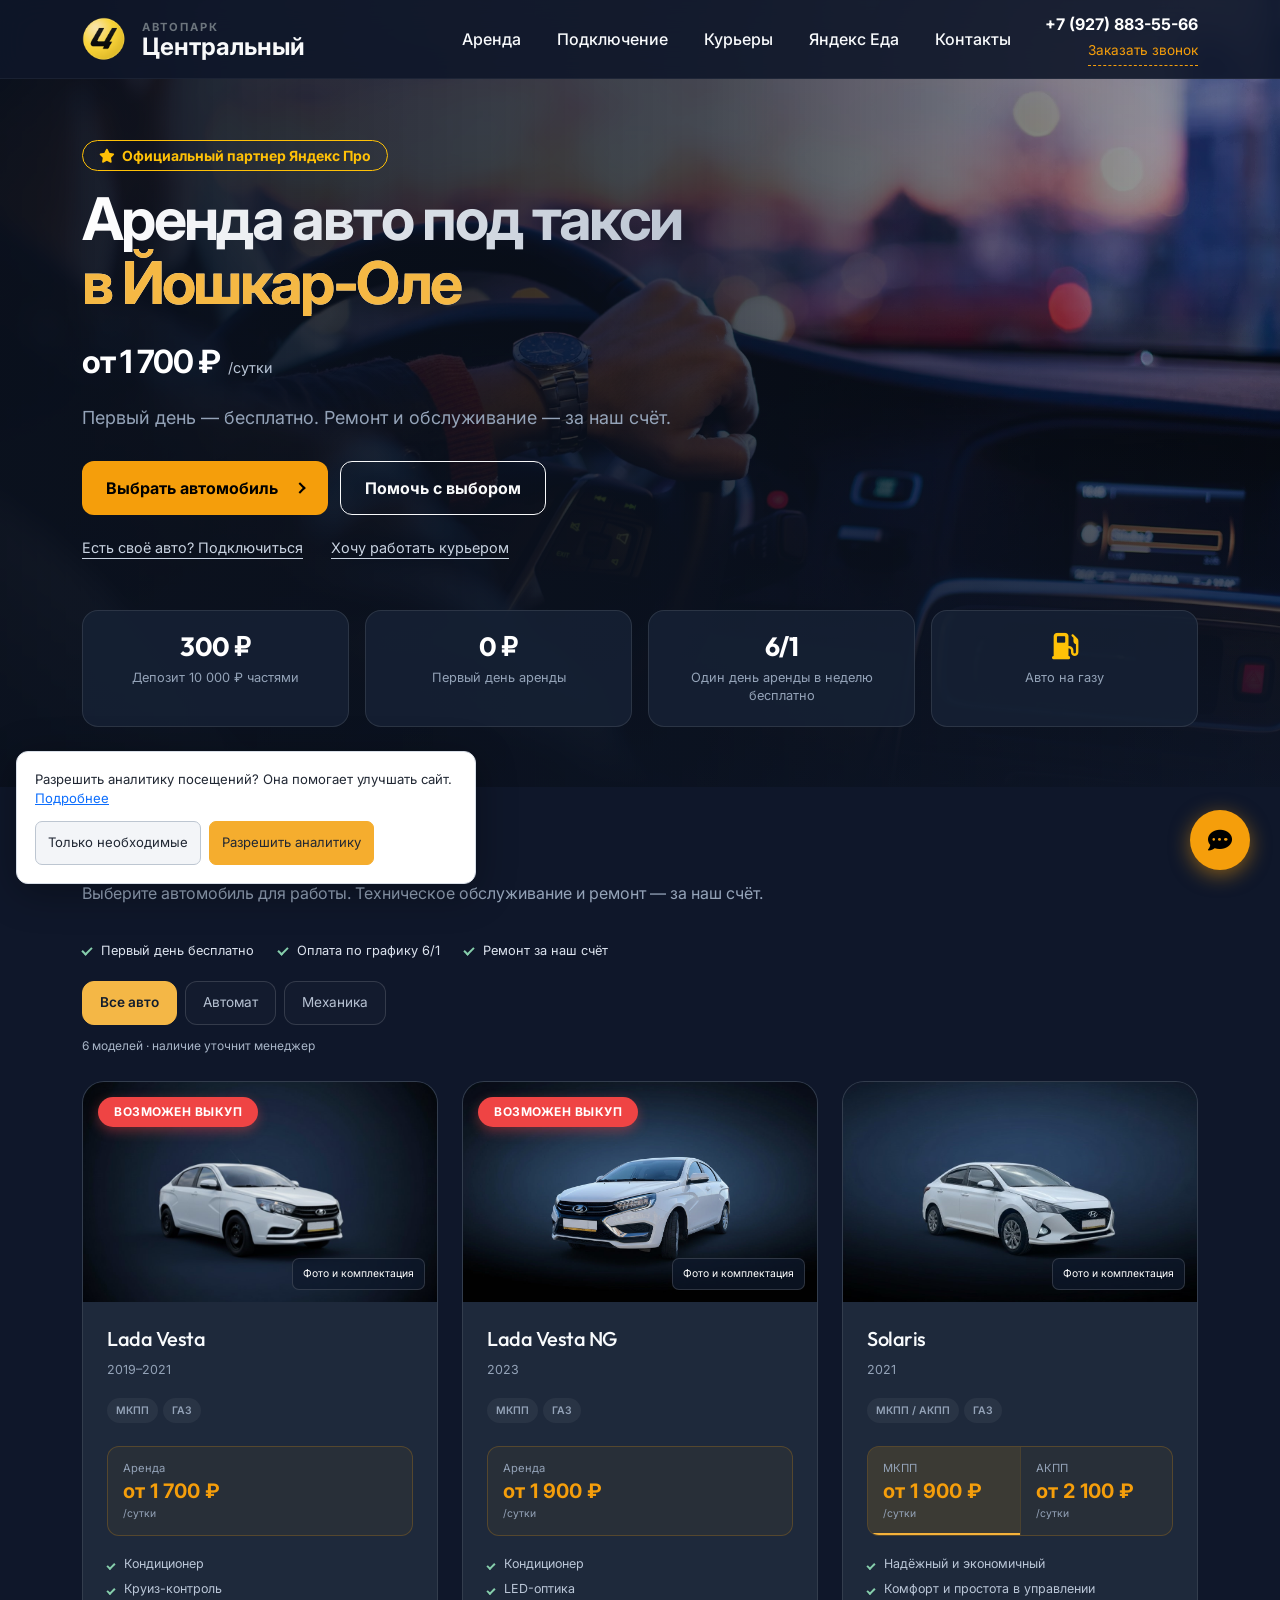
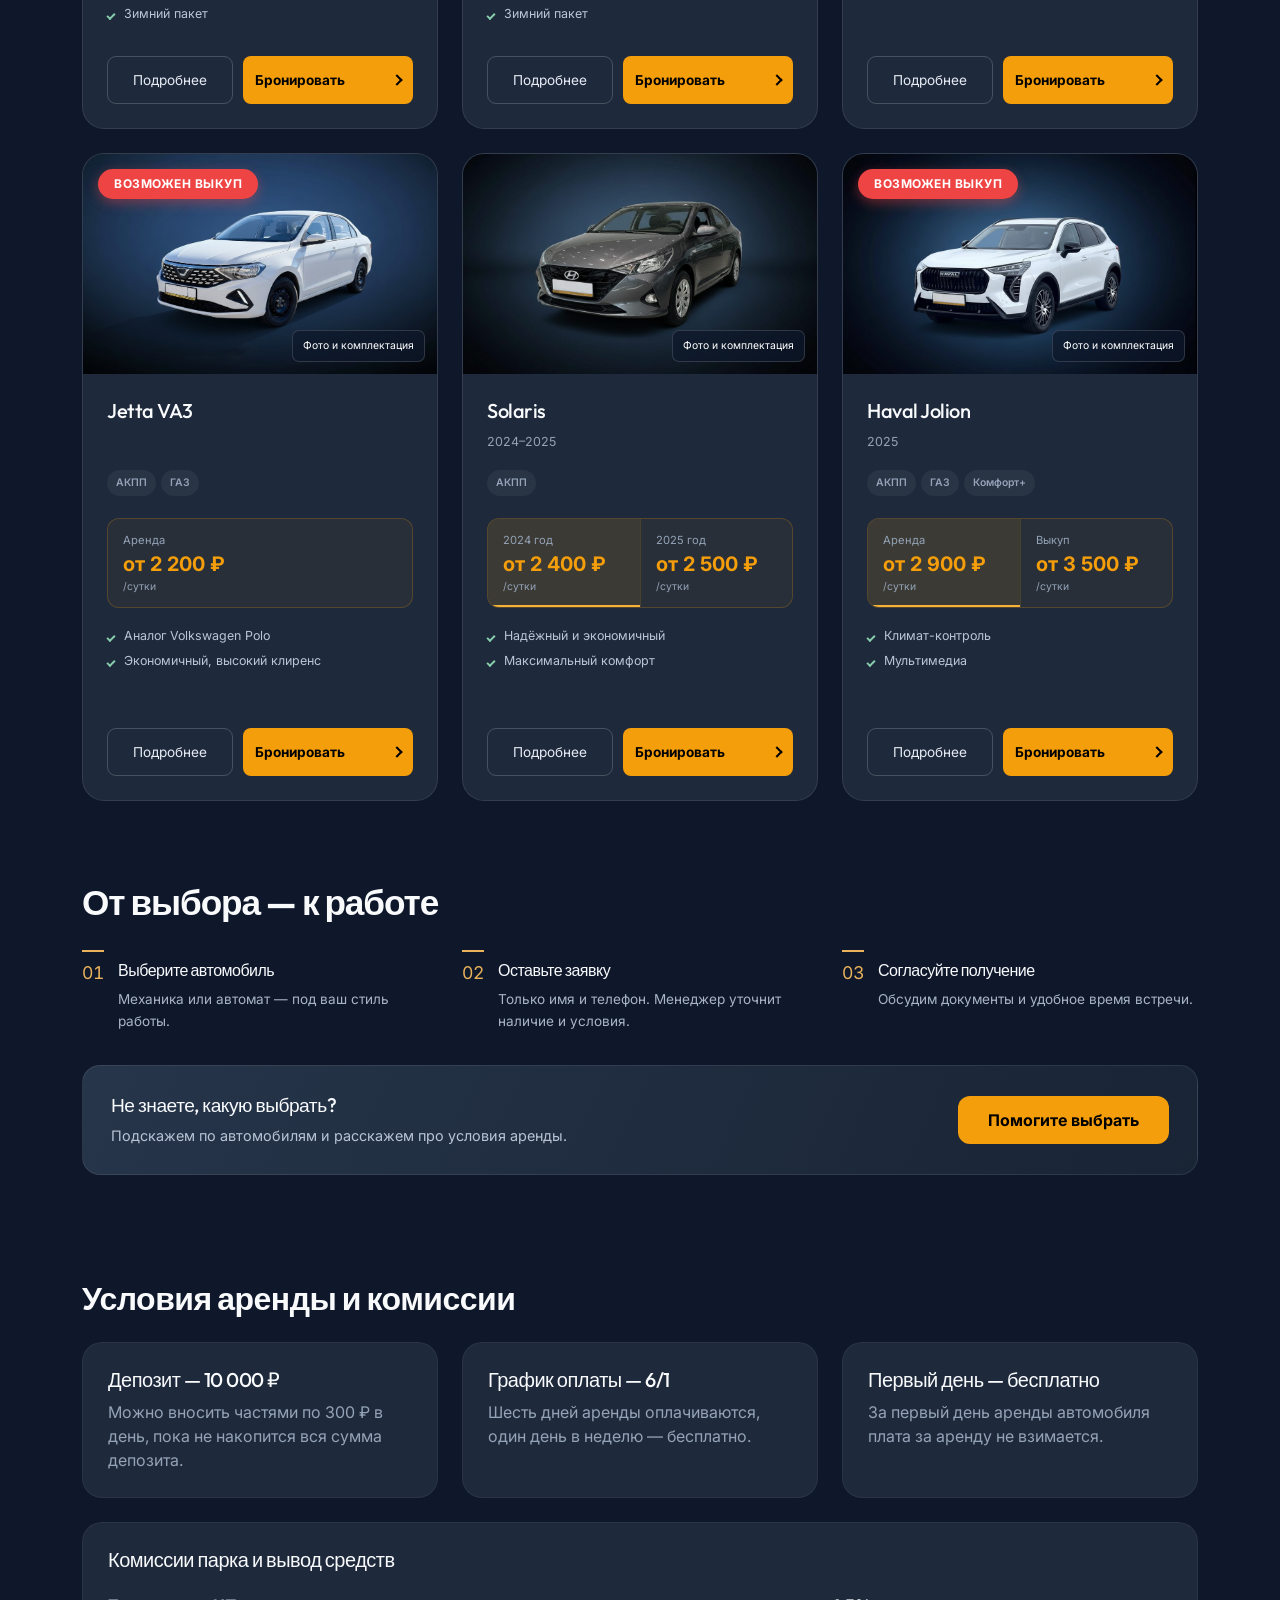
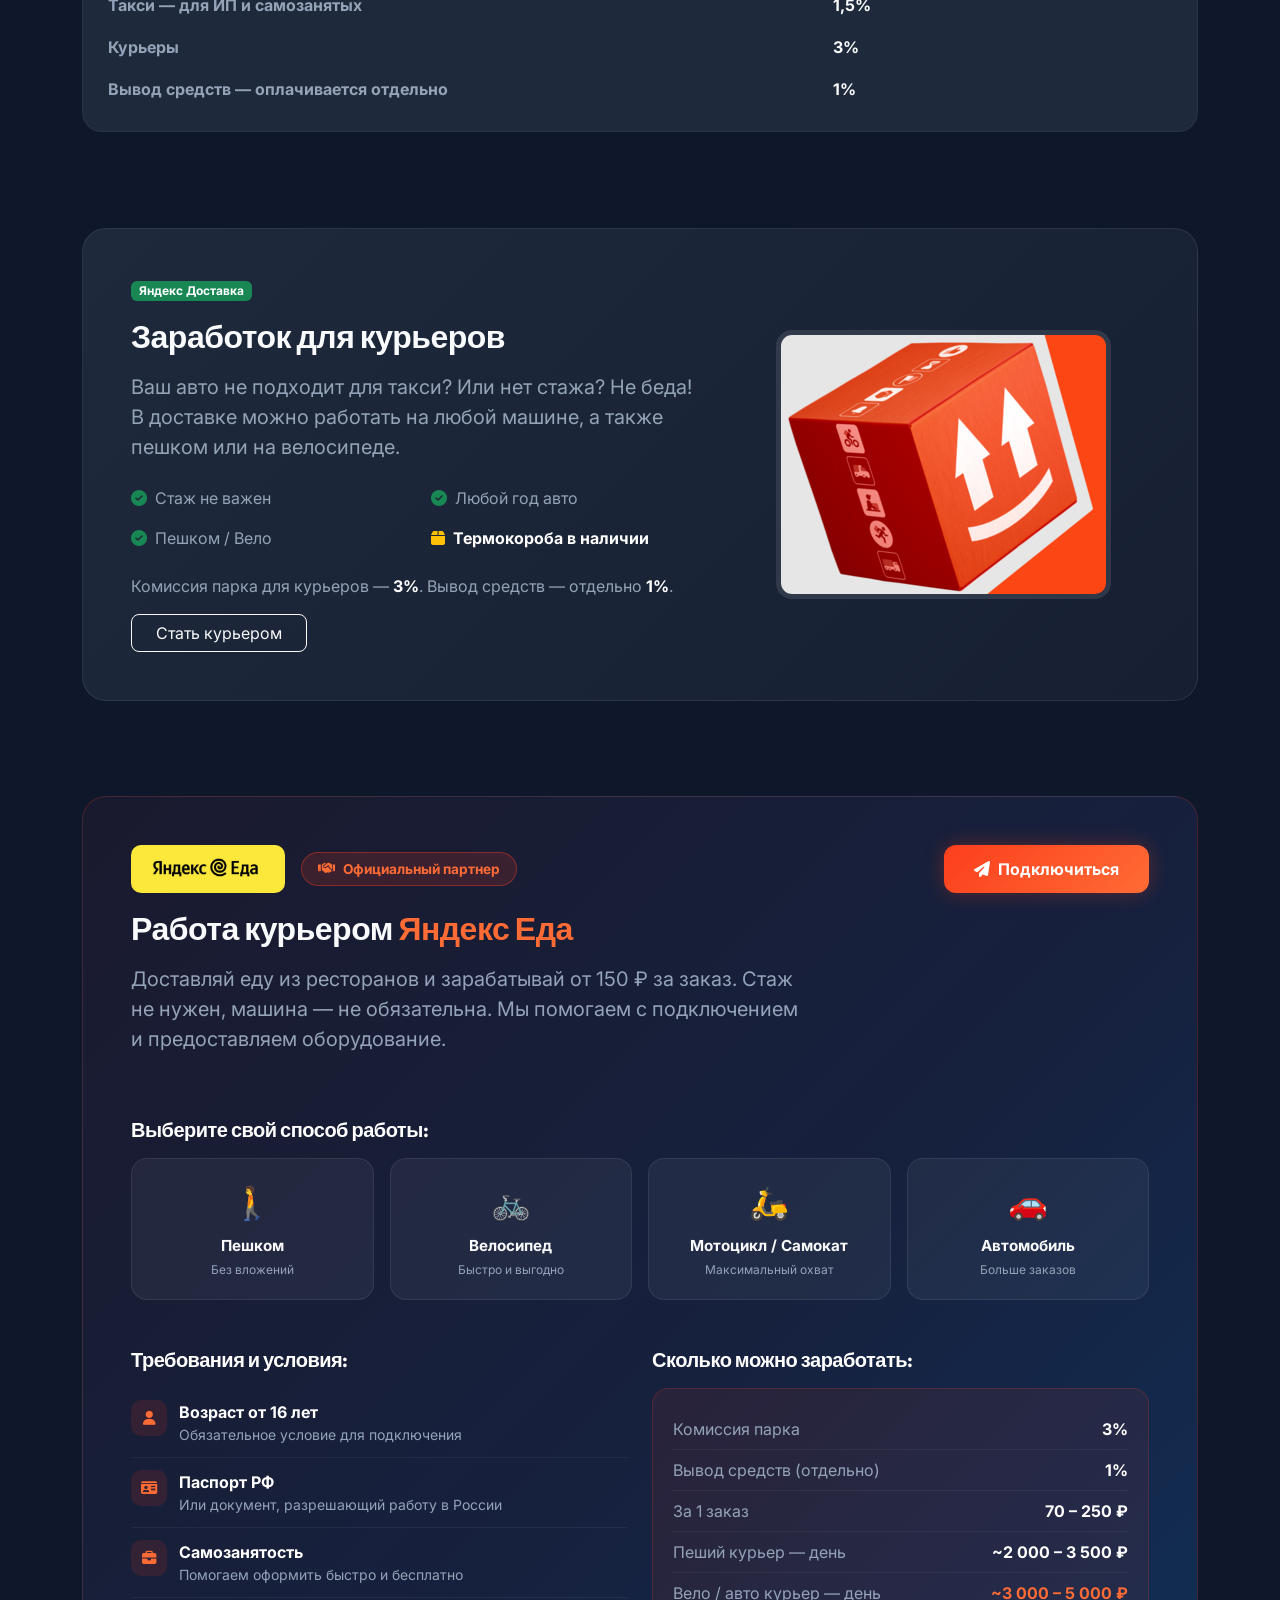
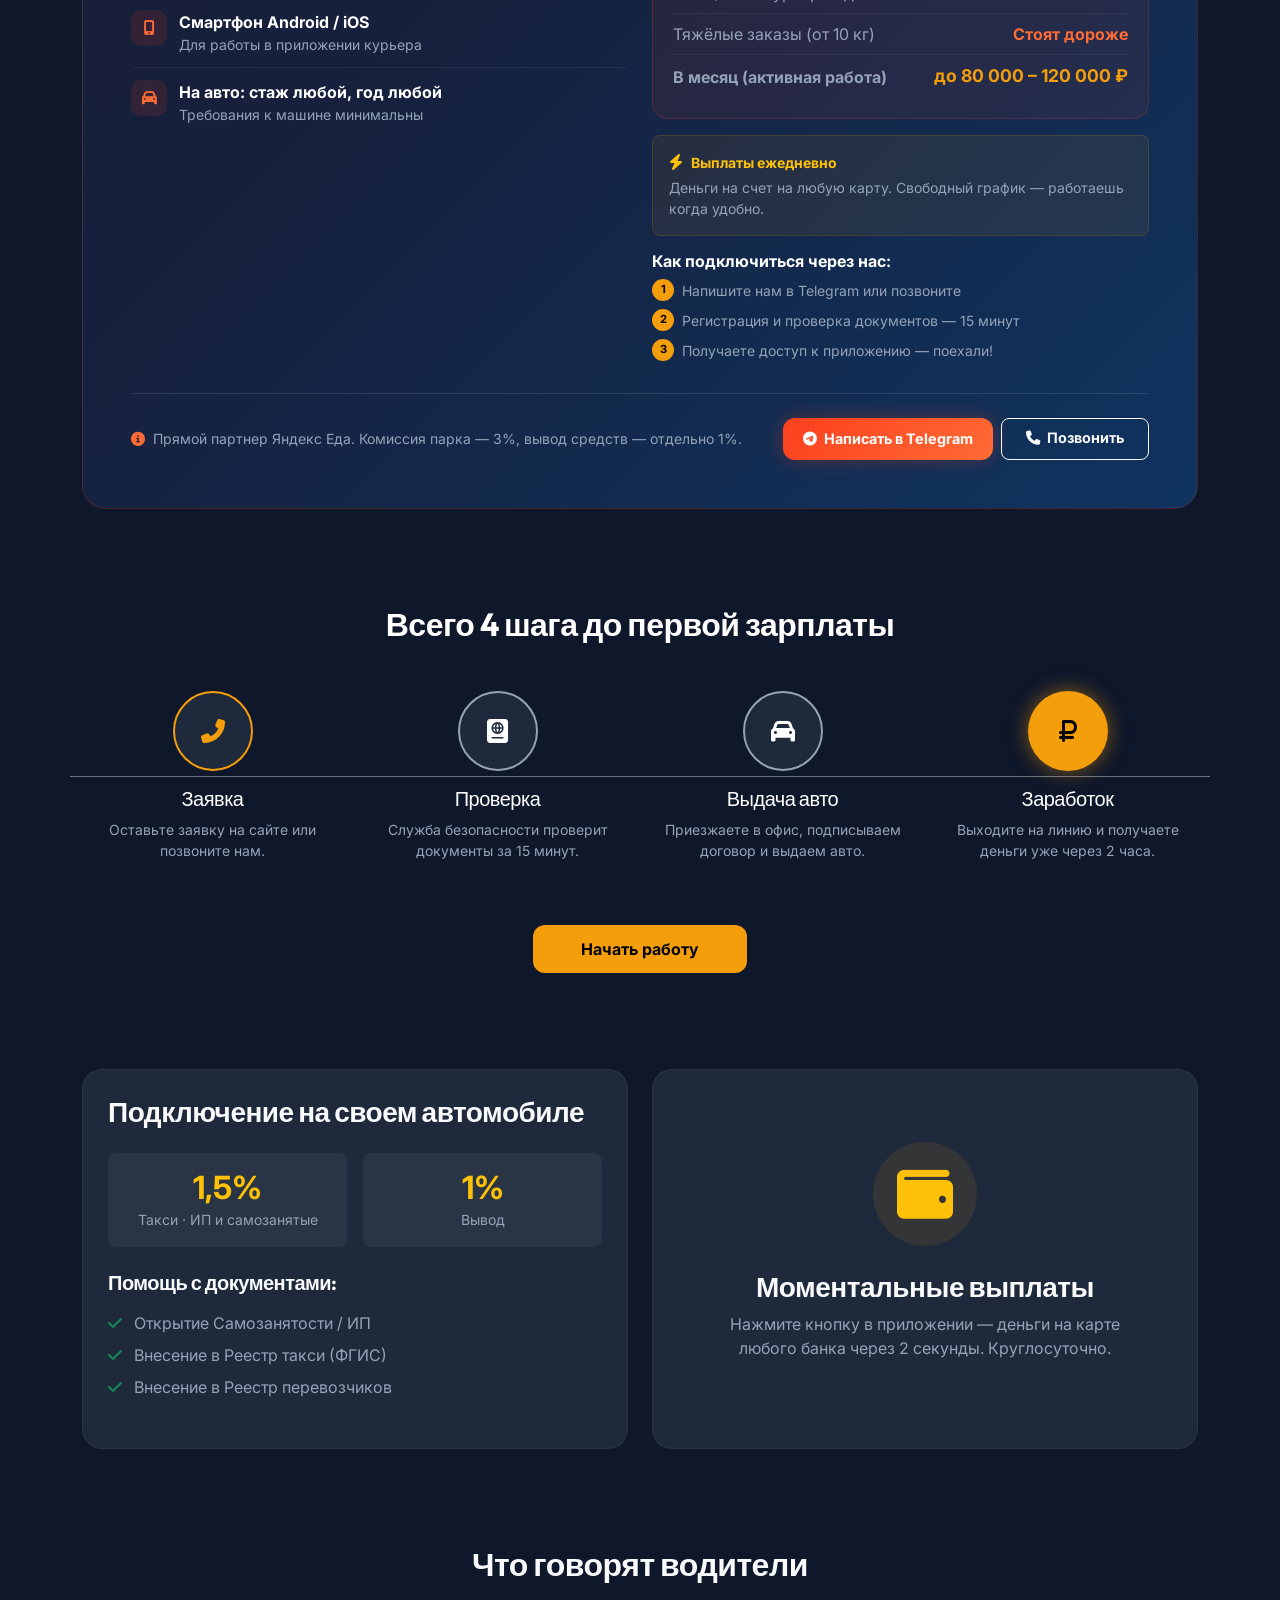
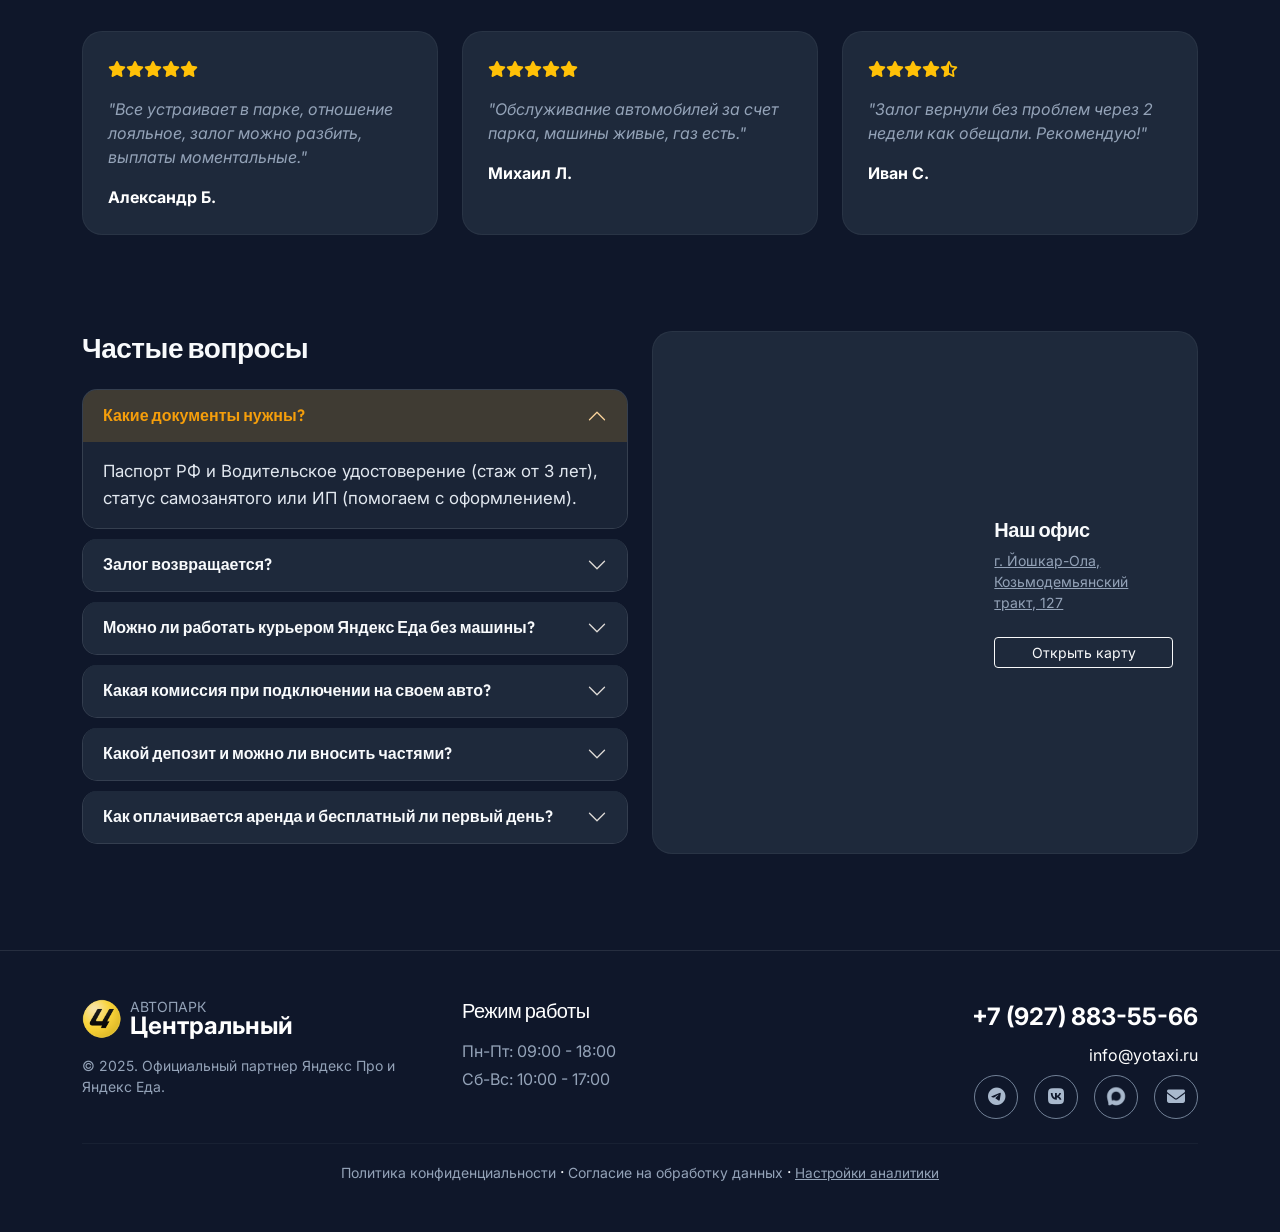
<file: index.html>
<!DOCTYPE html>
<html lang="ru">
<head>
    <meta charset="UTF-8">
    <meta name="viewport" content="width=device-width, initial-scale=1.0">
    <meta name="theme-color" content="#f59e0b">

    <!-- Search metadata for the production homepage. -->
    <title>Аренда авто под такси в Йошкар-Оле от 1 700 ₽ | Центральный</title>
    <meta name="description" content="Авто под такси в Йошкар-Оле от 1 700 ₽/сутки: Vesta, Solaris, Jetta, Haval. Первый день бесплатно, график 6/1. Депозит частями, ремонт за счёт парка.">
    <meta name="robots" content="index, follow">
    <link rel="canonical" href="https://yotaxi.ru/">
    <link rel="sitemap" type="application/xml" href="https://yotaxi.ru/sitemap.xml">

    <!-- ДОБАВЛЕНО: preconnect для ускорения загрузки шрифтов и CDN -->
    <link rel="preconnect" href="https://fonts.googleapis.com">
    <link rel="preconnect" href="https://fonts.gstatic.com" crossorigin>
    <link rel="preconnect" href="https://cdn.jsdelivr.net">


    <!-- Open Graph -->
    <meta property="og:title" content="Аренда авто под такси в Йошкар-Оле от 1 700 ₽ | Центральный">
    <meta property="og:description" content="Авто под такси в Йошкар-Оле от 1 700 ₽/сутки: Vesta, Solaris, Jetta, Haval. Первый день бесплатно, график 6/1. Депозит частями, ремонт за счёт парка.">
    <meta property="og:type" content="website">
    <meta property="og:url" content="https://yotaxi.ru/">
    <meta property="og:site_name" content="Автопарк Центральный">
    <meta property="og:image" content="https://yotaxi.ru/vesta23.jpg">
    <meta property="og:image:width" content="1344">
    <meta property="og:image:height" content="768">
    <meta property="og:image:alt" content="Lada Vesta NG — аренда под такси в автопарке Центральный">
    <meta property="og:locale" content="ru_RU">

    <!-- Twitter Card -->
    <meta name="twitter:card" content="summary_large_image">
    <meta name="twitter:title" content="Аренда авто под такси в Йошкар-Оле от 1 700 ₽ | Центральный">
    <meta name="twitter:description" content="Авто под такси в Йошкар-Оле от 1 700 ₽/сутки: Vesta, Solaris, Jetta, Haval. Первый день бесплатно, график 6/1. Депозит частями, ремонт за счёт парка.">
    <meta name="twitter:image" content="https://yotaxi.ru/vesta23.jpg">

    <!-- AutoRental: published services and starting daily prices. -->
    <script type="application/ld+json">
{
  "@context": "https://schema.org",
  "@type": "AutoRental",
  "name": "Автопарк Центральный",
  "description": "Аренда автомобилей под такси и подключение водителей/курьеров к Яндекс Про и Яндекс Еда в Йошкар-Оле",
  "url": "https://yotaxi.ru/",
  "telephone": "+79278835566",
  "email": "info@yotaxi.ru",
  "image": "https://yotaxi.ru/logo-central.png",
  "logo": "https://yotaxi.ru/logo-central.png",
  "priceRange": "от 1700 ₽/сутки",
  "currenciesAccepted": "RUB",
  "areaServed": {
    "@type": "City",
    "name": "Йошкар-Ола"
  },
  "address": {
    "@type": "PostalAddress",
    "streetAddress": "Козьмодемьянский тракт 127",
    "addressLocality": "Йошкар-Ола",
    "addressRegion": "Республика Марий Эл",
    "addressCountry": "RU"
  },
  "openingHoursSpecification": [
    {
      "@type": "OpeningHoursSpecification",
      "dayOfWeek": [
        "Monday",
        "Tuesday",
        "Wednesday",
        "Thursday",
        "Friday"
      ],
      "opens": "09:00",
      "closes": "18:00"
    },
    {
      "@type": "OpeningHoursSpecification",
      "dayOfWeek": [
        "Saturday",
        "Sunday"
      ],
      "opens": "10:00",
      "closes": "17:00"
    }
  ],
  "sameAs": [
    "https://t.me/yotaxi",
    "https://vk.com/yotaxi12"
  ],
  "hasOfferCatalog": {
    "@type": "OfferCatalog",
    "name": "Услуги автопарка",
    "itemListElement": [
      {
        "@type": "Offer",
        "url": "https://yotaxi.ru/#catalog",
        "itemOffered": {
          "@type": "Service",
          "name": "Lada Vesta 2019–2021, МКПП",
          "serviceType": "Аренда автомобиля под такси",
          "areaServed": {
            "@type": "City",
            "name": "Йошкар-Ола"
          }
        },
        "priceSpecification": {
          "@type": "UnitPriceSpecification",
          "minPrice": 1700,
          "priceCurrency": "RUB",
          "referenceQuantity": {
            "@type": "QuantitativeValue",
            "value": 1,
            "unitCode": "DAY"
          },
          "unitText": "сутки"
        }
      },
      {
        "@type": "Offer",
        "url": "https://yotaxi.ru/#catalog",
        "itemOffered": {
          "@type": "Service",
          "name": "Lada Vesta NG 2023, МКПП",
          "serviceType": "Аренда автомобиля под такси",
          "areaServed": {
            "@type": "City",
            "name": "Йошкар-Ола"
          }
        },
        "priceSpecification": {
          "@type": "UnitPriceSpecification",
          "minPrice": 1900,
          "priceCurrency": "RUB",
          "referenceQuantity": {
            "@type": "QuantitativeValue",
            "value": 1,
            "unitCode": "DAY"
          },
          "unitText": "сутки"
        }
      },
      {
        "@type": "Offer",
        "url": "https://yotaxi.ru/#catalog",
        "itemOffered": {
          "@type": "Service",
          "name": "Solaris, МКПП",
          "serviceType": "Аренда автомобиля под такси",
          "areaServed": {
            "@type": "City",
            "name": "Йошкар-Ола"
          }
        },
        "priceSpecification": {
          "@type": "UnitPriceSpecification",
          "minPrice": 1900,
          "priceCurrency": "RUB",
          "referenceQuantity": {
            "@type": "QuantitativeValue",
            "value": 1,
            "unitCode": "DAY"
          },
          "unitText": "сутки"
        }
      },
      {
        "@type": "Offer",
        "url": "https://yotaxi.ru/#catalog",
        "itemOffered": {
          "@type": "Service",
          "name": "Solaris, АКПП",
          "serviceType": "Аренда автомобиля под такси",
          "areaServed": {
            "@type": "City",
            "name": "Йошкар-Ола"
          }
        },
        "priceSpecification": {
          "@type": "UnitPriceSpecification",
          "minPrice": 2100,
          "priceCurrency": "RUB",
          "referenceQuantity": {
            "@type": "QuantitativeValue",
            "value": 1,
            "unitCode": "DAY"
          },
          "unitText": "сутки"
        }
      },
      {
        "@type": "Offer",
        "url": "https://yotaxi.ru/#catalog",
        "itemOffered": {
          "@type": "Service",
          "name": "Jetta VA3, АКПП",
          "serviceType": "Аренда автомобиля под такси",
          "areaServed": {
            "@type": "City",
            "name": "Йошкар-Ола"
          }
        },
        "priceSpecification": {
          "@type": "UnitPriceSpecification",
          "minPrice": 2200,
          "priceCurrency": "RUB",
          "referenceQuantity": {
            "@type": "QuantitativeValue",
            "value": 1,
            "unitCode": "DAY"
          },
          "unitText": "сутки"
        }
      },
      {
        "@type": "Offer",
        "url": "https://yotaxi.ru/#catalog",
        "itemOffered": {
          "@type": "Service",
          "name": "Solaris 2024, АКПП",
          "serviceType": "Аренда автомобиля под такси",
          "areaServed": {
            "@type": "City",
            "name": "Йошкар-Ола"
          }
        },
        "priceSpecification": {
          "@type": "UnitPriceSpecification",
          "minPrice": 2400,
          "priceCurrency": "RUB",
          "referenceQuantity": {
            "@type": "QuantitativeValue",
            "value": 1,
            "unitCode": "DAY"
          },
          "unitText": "сутки"
        }
      },
      {
        "@type": "Offer",
        "url": "https://yotaxi.ru/#catalog",
        "itemOffered": {
          "@type": "Service",
          "name": "Solaris 2025, АКПП",
          "serviceType": "Аренда автомобиля под такси",
          "areaServed": {
            "@type": "City",
            "name": "Йошкар-Ола"
          }
        },
        "priceSpecification": {
          "@type": "UnitPriceSpecification",
          "minPrice": 2500,
          "priceCurrency": "RUB",
          "referenceQuantity": {
            "@type": "QuantitativeValue",
            "value": 1,
            "unitCode": "DAY"
          },
          "unitText": "сутки"
        }
      },
      {
        "@type": "Offer",
        "url": "https://yotaxi.ru/#catalog",
        "itemOffered": {
          "@type": "Service",
          "name": "Haval Jolion 2025 — аренда",
          "serviceType": "Аренда автомобиля под такси",
          "areaServed": {
            "@type": "City",
            "name": "Йошкар-Ола"
          }
        },
        "priceSpecification": {
          "@type": "UnitPriceSpecification",
          "minPrice": 2900,
          "priceCurrency": "RUB",
          "referenceQuantity": {
            "@type": "QuantitativeValue",
            "value": 1,
            "unitCode": "DAY"
          },
          "unitText": "сутки"
        }
      },
      {
        "@type": "Offer",
        "url": "https://yotaxi.ru/#catalog",
        "itemOffered": {
          "@type": "Service",
          "name": "Haval Jolion 2025 — выкуп",
          "serviceType": "Аренда автомобиля с выкупом",
          "areaServed": {
            "@type": "City",
            "name": "Йошкар-Ола"
          }
        },
        "priceSpecification": {
          "@type": "UnitPriceSpecification",
          "minPrice": 3500,
          "priceCurrency": "RUB",
          "referenceQuantity": {
            "@type": "QuantitativeValue",
            "value": 1,
            "unitCode": "DAY"
          },
          "unitText": "сутки"
        }
      },
      {
        "@type": "Offer",
        "itemOffered": {
          "@type": "Service",
          "name": "Подключение на своем авто к Яндекс Про",
          "description": "Комиссия парка для ИП и самозанятых — 1,5%, вывод средств — отдельно 1%. Выплаты 24/7, помощь с документами."
        }
      },
      {
        "@type": "Offer",
        "itemOffered": {
          "@type": "Service",
          "name": "Подключение курьеров Яндекс Еда",
          "description": "Работа курьером Яндекс Еда пешком, на велосипеде или авто. Комиссия парка — 3%, вывод средств — отдельно 1%."
        }
      }
    ]
  },
  "@id": "https://yotaxi.ru/#organization"
}
    </script>

    <!-- FAQ answers match the visible page; rich results are not guaranteed. -->
    <script type="application/ld+json">
{
  "@context": "https://schema.org",
  "@type": "FAQPage",
  "@id": "https://yotaxi.ru/#faq",
  "mainEntity": [
    {
      "@type": "Question",
      "name": "Какие документы нужны?",
      "acceptedAnswer": {
        "@type": "Answer",
        "text": "Паспорт РФ и Водительское удостоверение (стаж от 3 лет), статус самозанятого или ИП (помогаем с оформлением)."
      }
    },
    {
      "@type": "Question",
      "name": "Залог возвращается?",
      "acceptedAnswer": {
        "@type": "Answer",
        "text": "Да, депозит полностью возвратный. Мы удерживаем его всего 14 дней после сдачи автомобиля для проверки наличия штрафов ГИБДД. Если штрафов нет — возвращаем всю сумму вам."
      }
    },
    {
      "@type": "Question",
      "name": "Можно ли работать курьером Яндекс Еда без машины?",
      "acceptedAnswer": {
        "@type": "Answer",
        "text": "Да! В Яндекс Еда можно работать пешком, на велосипеде или самокате. Стаж и автомобиль не нужны. Нужны паспорт, самозанятость и смартфон — помогаем с оформлением."
      }
    },
    {
      "@type": "Question",
      "name": "Какая комиссия при подключении на своем авто?",
      "acceptedAnswer": {
        "@type": "Answer",
        "text": "Комиссия парка для водителей такси со статусом ИП или самозанятого — 1,5%. Для курьеров — 3%. Вывод средств оплачивается отдельно — 1%. Выплаты доступны 24/7 в течение 2 секунд после нажатия кнопки."
      }
    },
    {
      "@type": "Question",
      "name": "Какой депозит и можно ли вносить частями?",
      "acceptedAnswer": {
        "@type": "Answer",
        "text": "Депозит — 10 000 ₽. Можно вносить по 300 ₽ в день, пока не накопится вся сумма."
      }
    },
    {
      "@type": "Question",
      "name": "Как оплачивается аренда и бесплатный ли первый день?",
      "acceptedAnswer": {
        "@type": "Answer",
        "text": "График оплаты — 6/1: шесть дней оплачиваются, один день в неделю — бесплатно. Первый день аренды также бесплатный."
      }
    }
  ]
}
    </script>

    <link rel="icon" href="favicon.ico?v=20261110-1" sizes="any">
    <link rel="icon" type="image/png" sizes="32x32" href="favicon-32x32.png?v=20261110-1">
    <link rel="icon" type="image/png" sizes="48x48" href="favicon-48x48.png?v=20261110-1">
    <link rel="icon" type="image/png" sizes="96x96" href="favicon-96x96.png?v=20261110-1">
    <link rel="apple-touch-icon" sizes="180x180" href="apple-touch-icon.png?v=20261110-1">
    <link rel="manifest" href="site.webmanifest?v=20261110-1">
    <!-- Шрифты -->
    <link href="https://fonts.googleapis.com/css2?family=Outfit:wght@300;400;600;800&family=Inter:wght@400;500&display=swap" rel="stylesheet">
    <link href="https://cdn.jsdelivr.net/npm/bootstrap@5.3.0/dist/css/bootstrap.min.css" rel="stylesheet">
    <link rel="stylesheet" href="https://cdnjs.cloudflare.com/ajax/libs/font-awesome/6.4.0/css/all.min.css">
    <link href="https://unpkg.com/aos@2.3.1/dist/aos.css" rel="stylesheet">

    <style>
        :root {
            --bg-body: #0f172a;
            --bg-card: #1e293b;
            --accent: #f59e0b;
            --accent-hover: #d97706;
            --text-light: #f8fafc;
            --text-dim: #94a3b8;
            /* Яндекс Еда цвет */
            --yeda-green: #FC3F1D;
            --yeda-bg: rgba(252, 63, 29, 0.08);
        }

        body { font-family: 'Inter', sans-serif; background-color: var(--bg-body); color: var(--text-light); overflow-x: hidden; }
        h1, h2, h3, h4, h5, .modal-title { font-family: 'Outfit', sans-serif; letter-spacing: -0.5px; }

        /* Навигация */
        .navbar { background-color: rgba(15,23,42,0.9) !important; backdrop-filter: blur(15px); border-bottom: 1px solid rgba(255,255,255,0.05); padding: 15px 0; }
        .nav-link { color: var(--text-light) !important; font-weight: 500; margin: 0 10px; position: relative; }
        .nav-link::after { content: ''; position: absolute; width: 0; height: 2px; bottom: 0; left: 0; background-color: var(--accent); transition: 0.3s; }
        .nav-link:hover::after { width: 100%; }
        .callback-link { color: var(--accent); font-size: 0.85rem; text-decoration: none; border-bottom: 1px dashed var(--accent); transition: 0.3s; cursor: pointer; }
        .callback-link:hover { color: #fff; border-color: #fff; }

        /* Кнопки */
        .btn-primary-custom { background: var(--accent); color: #000; font-weight: 700; padding: 12px 30px; border-radius: 12px; border: none; box-shadow: 0 0 20px rgba(245,158,11,0.4); transition: 0.3s; }
        .btn-primary-custom:hover { background: var(--accent-hover); transform: translateY(-3px); box-shadow: 0 0 30px rgba(245,158,11,0.6); color: #000; }

        /* Поля ввода */
        .form-control { background-color: rgba(255,255,255,0.08) !important; border: 1px solid rgba(255,255,255,0.1) !important; color: #ffffff !important; padding: 12px; }
        .form-control:focus { background-color: rgba(255,255,255,0.15) !important; border-color: var(--accent) !important; box-shadow: none !important; }
        .form-control::placeholder { color: rgba(255,255,255,0.5) !important; opacity: 1; }

        /* Герой */
        .hero-section {
            position: relative; padding: 180px 0 120px;
            background: radial-gradient(circle at top right, rgba(245,158,11,0.15), transparent 40%),
                        linear-gradient(to bottom, rgba(15,23,42,0.6), var(--bg-body)),
                        url('./photo.avif');
            background-size: cover; background-position: center; overflow: hidden;
        }

        /* Bento & Cards */
        .bento-box { background: var(--bg-card); border: 1px solid rgba(255,255,255,0.05); border-radius: 20px; padding: 25px; height: 100%; transition: 0.3s; }
        .bento-box:hover { transform: translateY(-5px); border-color: rgba(255,255,255,0.2); }
        .car-card { background: var(--bg-card); border-radius: 24px; overflow: hidden; border: 1px solid rgba(255,255,255,0.05); transition: 0.4s cubic-bezier(0.175,0.885,0.32,1.275); height: 100%; position: relative; }
        .car-card:hover { transform: translateY(-10px) scale(1.02); box-shadow: 0 20px 40px rgba(0,0,0,0.3); border-color: rgba(245,158,11,0.3); }
        .car-img-wrapper { height: 240px; background: #253045; position: relative; overflow: hidden; }
        .car-img-wrapper img { width: 100%; height: 100%; object-fit: cover; transition: 0.5s; }
        .car-card:hover .car-img-wrapper img { transform: scale(1.1); }
        .car-body { padding: 30px; display: flex; flex-direction: column; height: 100%; }
        .price-tag { background: rgba(245,158,11,0.15); color: var(--accent); padding: 8px 16px; border-radius: 12px; font-weight: 700; font-size: 1.1rem; border: 1px solid rgba(245,158,11,0.3); }
        .tag { font-size: 0.75rem; font-weight: 600; padding: 6px 12px; border-radius: 50px; background: rgba(255,255,255,0.05); color: var(--text-dim); display: inline-block; margin-right: 5px; margin-bottom: 5px; }
        .tag-accent { background: rgba(245,158,11,0.15); color: var(--accent); }
        .badge-buyout { position: absolute; top: 15px; left: 15px; background: #ef4444; color: white; padding: 6px 16px; border-radius: 50px; font-weight: 700; font-size: 0.75rem; z-index: 10; text-transform: uppercase; letter-spacing: 0.5px; box-shadow: 0 4px 12px rgba(239,68,68,0.4); }

        /* FAQ */
        .accordion-item { background-color: var(--bg-card); border: 1px solid rgba(255,255,255,0.1); border-radius: 15px !important; margin-bottom: 10px; overflow: hidden; }
        .accordion-button { background-color: var(--bg-card); color: var(--text-light); font-weight: 600; box-shadow: none !important; }
        .accordion-button:not(.collapsed) { background-color: rgba(245,158,11,0.15); color: var(--accent); }
        .accordion-button::after { filter: invert(1); }
        .accordion-body { color: #e2e8f0; background-color: #1a2436; font-size: 1.05rem; line-height: 1.6; }

        /* ===== СЕКЦИЯ КУРЬЕРЫ (ИСПРАВЛЕНО: добавлен стиль courier-section) ===== */
        .courier-section {
            background: linear-gradient(135deg, #1e293b 0%, #162032 100%);
            border: 1px solid rgba(255,255,255,0.08);
            border-radius: 24px;
        }

        /* ===== НОВЫЙ БЛОК: ЯНДЕКС ЕДА ===== */
        .yeda-section {
            background: linear-gradient(135deg, #1a1a2e 0%, #16213e 50%, #0f3460 100%);
            border-radius: 24px;
            border: 1px solid rgba(252, 63, 29, 0.2);
            position: relative;
            overflow: hidden;
        }
        .yeda-section::before {
            content: '';
            position: absolute;
            top: -50%;
            right: -20%;
            width: 400px;
            height: 400px;
            background: radial-gradient(circle, rgba(252,63,29,0.1) 0%, transparent 70%);
            pointer-events: none;
        }
        .yeda-badge {
            display: inline-flex;
            align-items: center;
            gap: 8px;
            background: rgba(252,63,29,0.15);
            border: 1px solid rgba(252,63,29,0.4);
            color: #FF6B35;
            padding: 6px 16px;
            border-radius: 50px;
            font-weight: 700;
            font-size: 0.85rem;
            margin-bottom: 16px;
        }
        .yeda-transport-card {
            background: rgba(255,255,255,0.05);
            border: 1px solid rgba(255,255,255,0.08);
            border-radius: 16px;
            padding: 20px;
            text-align: center;
            transition: 0.3s;
            cursor: default;
        }
        .yeda-transport-card:hover {
            background: rgba(252,63,29,0.1);
            border-color: rgba(252,63,29,0.3);
            transform: translateY(-4px);
        }
        .yeda-transport-card .icon { font-size: 2rem; margin-bottom: 8px; }
        .yeda-transport-card .label { font-weight: 700; color: var(--text-light); font-size: 0.95rem; }
        .yeda-transport-card .sub { font-size: 0.75rem; color: var(--text-dim); margin-top: 4px; }
        .yeda-condition-row {
            display: flex;
            align-items: flex-start;
            gap: 12px;
            padding: 12px 0;
            border-bottom: 1px solid rgba(255,255,255,0.05);
        }
        .yeda-condition-row:last-child { border-bottom: none; }
        .yeda-condition-icon {
            width: 36px;
            height: 36px;
            background: rgba(252,63,29,0.12);
            border-radius: 10px;
            display: flex;
            align-items: center;
            justify-content: center;
            flex-shrink: 0;
            color: #FF6B35;
            font-size: 0.9rem;
        }
        .yeda-earnings-block {
            background: rgba(252,63,29,0.08);
            border: 1px solid rgba(252,63,29,0.2);
            border-radius: 16px;
            padding: 20px;
        }
        .yeda-earn-item {
            display: flex;
            justify-content: space-between;
            align-items: center;
            padding: 8px 0;
            border-bottom: 1px solid rgba(255,255,255,0.05);
        }
        .yeda-earn-item:last-child { border-bottom: none; }
        .btn-yeda {
            background: linear-gradient(135deg, #FC3F1D, #ff6b35);
            color: white;
            font-weight: 700;
            padding: 12px 30px;
            border-radius: 12px;
            border: none;
            box-shadow: 0 0 20px rgba(252,63,29,0.3);
            transition: 0.3s;
            text-decoration: none;
            display: inline-block;
        }
        .btn-yeda:hover { transform: translateY(-3px); box-shadow: 0 0 30px rgba(252,63,29,0.5); color: white; }

        /* Chat Widget */
        .chat-widget { position: fixed; bottom: 30px; right: 30px; z-index: 2000; display: flex; flex-direction: column-reverse; align-items: center; gap: 10px; }
        @media (max-width: 768px) { .chat-widget { bottom: 90px; right: 20px; } }
        .chat-toggle { width: 60px; height: 60px; background: var(--accent); border-radius: 50%; border: none; box-shadow: 0 5px 20px rgba(245,158,11,0.5); color: #000; font-size: 24px; cursor: pointer; transition: 0.3s; display: flex; align-items: center; justify-content: center; animation: pulse-gold 2s infinite; }
        .chat-toggle.active { animation: none; background: #fff; color: #000; }
        .chat-buttons { display: flex; flex-direction: column; gap: 10px; opacity: 0; visibility: hidden; transform: translateY(20px); transition: all 0.3s ease; pointer-events: none; }
        .chat-buttons.active { opacity: 1; visibility: visible; transform: translateY(0); pointer-events: auto; }
        .chat-btn { width: 50px; height: 50px; border-radius: 50%; display: flex; align-items: center; justify-content: center; color: white !important; text-decoration: none; font-size: 22px; box-shadow: 0 5px 15px rgba(0,0,0,0.3); transition: 0.3s; }
        .chat-btn:hover { transform: scale(1.1); color: white !important; }

        .chat-btn.tg { background: #0088cc; }
        .chat-btn.vk { background: #0077FF; }
        .chat-btn.max { background: #FF6B35; }
        @keyframes pulse-gold { 0% { box-shadow: 0 0 0 0 rgba(245,158,11,0.7); } 70% { box-shadow: 0 0 0 15px rgba(245,158,11,0); } 100% { box-shadow: 0 0 0 0 rgba(245,158,11,0); } }

        /* Mobile Nav */
        .mobile-nav { position: fixed; bottom: 20px; left: 50%; transform: translateX(-50%); width: 90%; max-width: 400px; background: rgba(15,23,42,0.8); backdrop-filter: blur(15px); border: 1px solid rgba(255,255,255,0.1); border-radius: 50px; padding: 10px; display: flex; gap: 10px; z-index: 1000; box-shadow: 0 10px 30px rgba(0,0,0,0.5); }
        .mobile-btn { flex: 1; text-align: center; padding: 12px; border-radius: 40px; font-weight: 700; text-decoration: none; font-size: 0.9rem; }
        @media (min-width: 768px) { .mobile-nav { display: none; } }
        .text-gradient { background: linear-gradient(to right, #fff, #94a3b8); -webkit-background-clip: text; -webkit-text-fill-color: transparent; }
    </style>
    <link rel="stylesheet" href="site.css?v=20261110-contacts-2">
</head>
<body>
    <!-- Шапка -->
    <nav class="navbar navbar-expand-lg navbar-dark fixed-top">
        <div class="container">
            <a class="navbar-brand d-flex align-items-center" href="#">
                <img src="logo-central.png?v=20261110-1" alt="Логотип Автопарк Центральный" width="50" height="50" class="me-3">
                <div class="d-flex flex-column">
                    <span class="text-secondary text-uppercase fw-bold" style="font-size:0.7rem;letter-spacing:2px;">Автопарк</span>
                    <span class="fw-bold text-light" style="font-size:1.5rem;line-height:1;">Центральный</span>
                </div>
            </a>
            <button class="navbar-toggler border-0" type="button" data-bs-toggle="collapse" data-bs-target="#navbarNav" aria-controls="navbarNav" aria-expanded="false" aria-label="Открыть меню">
                <span class="navbar-toggler-icon"></span>
            </button>
            <div class="collapse navbar-collapse" id="navbarNav">
                <ul class="navbar-nav ms-auto align-items-center">
                    <li class="nav-item"><a class="nav-link" href="#catalog">Аренда</a></li>
                    <li class="nav-item"><a class="nav-link" href="#connect">Подключение</a></li>
                    <li class="nav-item"><a class="nav-link" href="#courier">Курьеры</a></li>
                    <li class="nav-item"><a class="nav-link" href="#yeda">Яндекс Еда</a></li>
                    <li class="nav-item"><a class="nav-link" href="#contacts">Контакты</a></li>
                    <li class="nav-item ms-lg-3 mt-3 mt-lg-0">
                        <div class="text-end">
                            <a href="tel:+79278835566" class="d-block text-white fw-bold text-decoration-none">+7 (927) 883-55-66</a>
                            <button type="button" class="callback-link" data-bs-toggle="modal" data-bs-target="#callbackModal">Заказать звонок</button>
                        </div>
                    </li>
                </ul>
            </div>
        </div>
    </nav>

    <!-- Герой -->
    <section class="hero-section d-flex align-items-center">
        <div class="container position-relative z-2">
            <div class="row">
                <div class="col-lg-8" data-aos="fade-up">
                    <div class="d-inline-block px-3 py-1 border border-warning rounded-pill text-warning mb-3 small fw-bold">
                        <i class="fas fa-star me-1"></i> Официальный партнер Яндекс Про
                    </div>
                    <h1 class="display-3 fw-bold mb-4 text-gradient">Аренда авто под такси<br><span class="hero-location">в Йошкар-Оле</span></h1>
                    <p class="fs-5 text-dim mb-5" style="max-width:600px;">
                        <span class="hero-start-price">от 1 700 ₽<small>/сутки</small></span>
                        Первый день — бесплатно. Ремонт и обслуживание — за наш счёт.
                    </p>
                    <div class="hero-actions d-flex gap-3 flex-wrap">
                        <a href="#catalog" class="btn btn-primary-custom">Выбрать автомобиль <span class="cta-arrow" aria-hidden="true"></span></a>
                        <button type="button" data-bs-toggle="modal" data-bs-target="#callbackModal" class="btn btn-outline-light rounded-3 px-4 py-3 fw-bold">Помочь с выбором</button>
                    </div>
                    <div class="hero-paths">
                        <a href="#connect">Есть своё авто? Подключиться</a>
                        <a href="#courier">Хочу работать курьером</a>
                    </div>
                </div>
            </div>
            <div class="row mt-5 g-3 hero-benefits" data-aos="fade-up" data-aos-delay="200">
                <div class="col-6 col-md-3">
                    <div class="bento-box text-center">
                        <h3 class="text-white fw-bold mb-0">300 ₽</h3>
                        <small class="text-dim">Депозит 10 000 ₽ частями</small>
                    </div>
                </div>
                <div class="col-6 col-md-3">
                    <div class="bento-box text-center">
                        <h3 class="text-white fw-bold mb-0">0 ₽</h3>
                        <small class="text-dim">Первый день аренды</small>
                    </div>
                </div>
                <div class="col-6 col-md-3">
                    <div class="bento-box text-center">
                        <h3 class="text-white fw-bold mb-0">6/1</h3>
                        <small class="text-dim">Один день аренды в неделю бесплатно</small>
                    </div>
                </div>
                <div class="col-6 col-md-3">
                    <div class="bento-box text-center">
                        <h3 class="text-white fw-bold mb-0"><i class="fas fa-gas-pump text-warning"></i></h3>
                        <small class="text-dim">Авто на газу</small>
                    </div>
                </div>
            </div>
        </div>
    </section>

    <!-- КАТАЛОГ -->
    <section id="catalog" class="py-5">
        <div class="container">
            <div class="d-flex justify-content-between align-items-end mb-5" data-aos="fade-right">
                <div>
                    <h2 class="fw-bold mb-2">Наш автопарк</h2>
                    <p class="text-dim mb-0">Выберите автомобиль для работы. Техническое обслуживание и ремонт — за наш счёт.</p>
                </div>
            </div>
            <ul class="rental-assurances" aria-label="Преимущества аренды">
                <li><span class="feature-check" aria-hidden="true"></span>Первый день бесплатно</li>
                <li><span class="feature-check" aria-hidden="true"></span>Оплата по графику 6/1</li>
                <li><span class="feature-check" aria-hidden="true"></span>Ремонт за наш счёт</li>
            </ul>
            <div class="catalog-toolbar">
                <div class="catalog-filters" role="group" aria-label="Коробка передач">
                    <button type="button" data-filter="all" aria-pressed="true">Все авто</button>
                    <button type="button" data-filter="auto" aria-pressed="false">Автомат</button>
                    <button type="button" data-filter="manual" aria-pressed="false">Механика</button>
                </div>
                <p id="catalogCount" class="catalog-count" aria-live="polite">6 моделей · наличие уточнит менеджер</p>
            </div>
            <div class="row g-4">
                <div class="col-md-6 col-lg-4" data-aos="fade-up">
                    <article data-car="vesta-2019-21" class="car-card" data-gearbox="manual">
                        <div class="car-img-wrapper"><button type="button" class="car-photo-trigger" aria-label="Смотреть Lada Vesta"><span class="badge-buyout">Возможен выкуп</span><img src="vesta21.jpeg" alt="Lada Vesta 2019–2021 — аренда под такси" loading="lazy" width="400" height="240"><span class="car-photo-hint">Фото и комплектация</span></button></div>
                        <div class="car-body">
                            <div class="car-heading"><h3>Lada Vesta</h3><span class="car-year">2019–2021</span></div>
                            <div class="car-tags"><span class="tag">МКПП</span><span class="tag">ГАЗ</span></div>
                            <div class="car-rates car-rates-single"><div class="car-rate"><span class="car-rate-label">Аренда</span><div class="car-rate-value">от 1&nbsp;700&nbsp;₽</div><span class="car-rate-unit">/сутки</span></div></div>
                            <ul class="car-highlights"><li><span class="feature-check" aria-hidden="true"></span>Кондиционер</li><li><span class="feature-check" aria-hidden="true"></span>Круиз-контроль</li><li><span class="feature-check" aria-hidden="true"></span>Зимний пакет</li></ul>
                            <template class="vehicle-content">
                                <p>Кондиционер, круиз-контроль, зимний пакет. Просторный салон.</p>
                                <div class="equipment-list"><details class="equipment-item"><summary><i class="fas fa-snowflake" aria-hidden="true"></i>Кондиционер</summary><p>Охлаждение воздуха в салоне.</p></details><details class="equipment-item"><summary><i class="fas fa-gauge-high" aria-hidden="true"></i>Круиз-контроль</summary><p>Поддержание выбранной скорости движения.</p></details><details class="equipment-item"><summary><i class="fas fa-temperature-low" aria-hidden="true"></i>Зимний пакет</summary><p>Набор опций для холодного времени года. Конкретные обогревы уточните у менеджера.</p></details></div>
                                <figure><a href="vesta21.jpeg" target="_blank" rel="noopener"><img src="vesta21.jpeg" alt="Lada Vesta — внешний вид" loading="lazy" width="400" height="240"></a><figcaption>Внешний вид · нажмите на фото, чтобы увеличить</figcaption></figure>
                                <p class="small text-dim">Комплектацию и наличие конкретного автомобиля подтвердит менеджер.</p>
                            </template>
                            <div class="car-actions"><button type="button" class="car-detail-trigger">Подробнее</button>
                            <button type="button" class="btn btn-primary-custom booking-trigger mt-auto" data-bs-toggle="modal" data-bs-target="#callbackModal" data-vehicle="vesta-2019-21">Бронировать <span class="cta-arrow" aria-hidden="true"></span></button></div>
                        </div>
                    </article>
                </div>
                <div class="col-md-6 col-lg-4" data-aos="fade-up">
                    <article data-car="vesta-2023" class="car-card" data-gearbox="manual">
                        <div class="car-img-wrapper"><button type="button" class="car-photo-trigger" aria-label="Смотреть Lada Vesta NG"><span class="badge-buyout">Возможен выкуп</span><img src="vesta23.jpg" alt="Lada Vesta NG 2023 — аренда под такси" loading="lazy" width="400" height="240"><span class="car-photo-hint">Фото и комплектация</span></button></div>
                        <div class="car-body">
                            <div class="car-heading"><h3>Lada Vesta NG</h3><span class="car-year">2023</span></div>
                            <div class="car-tags"><span class="tag">МКПП</span><span class="tag">ГАЗ</span></div>
                            <div class="car-rates car-rates-single"><div class="car-rate"><span class="car-rate-label">Аренда</span><div class="car-rate-value">от 1&nbsp;900&nbsp;₽</div><span class="car-rate-unit">/сутки</span></div></div>
                            <ul class="car-highlights"><li><span class="feature-check" aria-hidden="true"></span>Кондиционер</li><li><span class="feature-check" aria-hidden="true"></span>LED-оптика</li><li><span class="feature-check" aria-hidden="true"></span>Зимний пакет</li></ul>
                            <template class="vehicle-content">
                                <p>Новый кузов и LED-оптика. Кондиционер, зимний пакет.</p>
                                <div class="equipment-list"><details class="equipment-item"><summary><i class="fas fa-snowflake" aria-hidden="true"></i>Кондиционер</summary><p>Охлаждение воздуха в салоне.</p></details><details class="equipment-item"><summary><i class="fas fa-lightbulb" aria-hidden="true"></i>LED-оптика</summary><p>Светодиодная оптика.</p></details><details class="equipment-item"><summary><i class="fas fa-temperature-low" aria-hidden="true"></i>Зимний пакет</summary><p>Набор опций для холодного времени года. Конкретные обогревы уточните у менеджера.</p></details></div>
                                <figure><a href="vesta23.jpg" target="_blank" rel="noopener"><img src="vesta23.jpg" alt="Lada Vesta NG — внешний вид" loading="lazy" width="400" height="240"></a><figcaption>Внешний вид · нажмите на фото, чтобы увеличить</figcaption></figure>
                                <p class="small text-dim">Комплектацию и наличие конкретного автомобиля подтвердит менеджер.</p>
                            </template>
                            <div class="car-actions"><button type="button" class="car-detail-trigger">Подробнее</button>
                            <button type="button" class="btn btn-primary-custom booking-trigger mt-auto" data-bs-toggle="modal" data-bs-target="#callbackModal" data-vehicle="vesta-2023">Бронировать <span class="cta-arrow" aria-hidden="true"></span></button></div>
                        </div>
                    </article>
                </div>
                <div class="col-md-6 col-lg-4" data-aos="fade-up">
                    <article data-car="solaris-manual" class="car-card" data-gearbox="manual auto">
                        <div class="car-img-wrapper"><button type="button" class="car-photo-trigger" aria-label="Смотреть Solaris"><img src="solaris.jpeg" alt="Solaris 2021 — аренда под такси" loading="lazy" width="400" height="240"><span class="car-photo-hint">Фото и комплектация</span></button></div>
                        <div class="car-body">
                            <div class="car-heading"><h3>Solaris</h3><span class="car-year">2021</span></div>
                            <div class="car-tags"><span class="tag">МКПП / АКПП</span><span class="tag">ГАЗ</span></div>
                            <div class="car-rates" role="group" aria-label="Выберите вариант автомобиля"><button type="button" class="car-rate car-rate-choice" data-variant="solaris-manual" aria-pressed="true"><span class="car-rate-label">МКПП</span><span class="car-rate-value">от 1&nbsp;900&nbsp;₽</span><span class="car-rate-unit">/сутки</span></button><button type="button" class="car-rate car-rate-choice" data-variant="solaris-auto" aria-pressed="false"><span class="car-rate-label">АКПП</span><span class="car-rate-value">от 2&nbsp;100&nbsp;₽</span><span class="car-rate-unit">/сутки</span></button></div>
                            <ul class="car-highlights"><li><span class="feature-check" aria-hidden="true"></span>Надёжный и экономичный</li><li><span class="feature-check" aria-hidden="true"></span>Комфорт и простота в управлении</li></ul>
                            <template class="vehicle-content">
                                <p>Надёжный и экономичный. Комфорт и простота в управлении.</p>
                                <div class="equipment-list"></div>
                                <figure><a href="solaris.jpeg" target="_blank" rel="noopener"><img src="solaris.jpeg" alt="Solaris — внешний вид" loading="lazy" width="400" height="240"></a><figcaption>Внешний вид · нажмите на фото, чтобы увеличить</figcaption></figure>
                                <p class="small text-dim">Комплектацию и наличие конкретного автомобиля подтвердит менеджер.</p>
                            </template>
                            <div class="car-actions"><button type="button" class="car-detail-trigger">Подробнее</button>
                            <button type="button" class="btn btn-primary-custom booking-trigger mt-auto" data-bs-toggle="modal" data-bs-target="#callbackModal" data-vehicle="solaris-manual">Бронировать <span class="cta-arrow" aria-hidden="true"></span></button></div>
                        </div>
                    </article>
                </div>
                <div class="col-md-6 col-lg-4" data-aos="fade-up">
                    <article data-car="jetta" class="car-card" data-gearbox="auto">
                        <div class="car-img-wrapper"><button type="button" class="car-photo-trigger" aria-label="Смотреть Jetta VA3"><span class="badge-buyout">Возможен выкуп</span><img src="jetta.jpeg" alt="Jetta VA3  — аренда под такси" loading="lazy" width="400" height="240"><span class="car-photo-hint">Фото и комплектация</span></button></div>
                        <div class="car-body">
                            <div class="car-heading"><h3>Jetta VA3</h3><span class="car-year">&nbsp;</span></div>
                            <div class="car-tags"><span class="tag">АКПП</span><span class="tag">ГАЗ</span></div>
                            <div class="car-rates car-rates-single"><div class="car-rate"><span class="car-rate-label">Аренда</span><div class="car-rate-value">от 2&nbsp;200&nbsp;₽</div><span class="car-rate-unit">/сутки</span></div></div>
                            <ul class="car-highlights"><li><span class="feature-check" aria-hidden="true"></span>Аналог Volkswagen Polo</li><li><span class="feature-check" aria-hidden="true"></span>Экономичный, высокий клиренс</li></ul>
                            <template class="vehicle-content">
                                <p>Аналог Volkswagen Polo. Экономичный, высокий клиренс.</p>
                                <div class="equipment-list"></div>
                                <figure><a href="jetta.jpeg" target="_blank" rel="noopener"><img src="jetta.jpeg" alt="Jetta VA3 — внешний вид" loading="lazy" width="400" height="240"></a><figcaption>Внешний вид · нажмите на фото, чтобы увеличить</figcaption></figure>
                                <p class="small text-dim">Комплектацию и наличие конкретного автомобиля подтвердит менеджер.</p>
                            </template>
                            <div class="car-actions"><button type="button" class="car-detail-trigger">Подробнее</button>
                            <button type="button" class="btn btn-primary-custom booking-trigger mt-auto" data-bs-toggle="modal" data-bs-target="#callbackModal" data-vehicle="jetta">Бронировать <span class="cta-arrow" aria-hidden="true"></span></button></div>
                        </div>
                    </article>
                </div>
                <div class="col-md-6 col-lg-4" data-aos="fade-up">
                    <article data-car="solaris-2024" class="car-card" data-gearbox="auto">
                        <div class="car-img-wrapper"><button type="button" class="car-photo-trigger" aria-label="Смотреть Solaris"><img src="solaris24.jpeg" alt="Solaris 2024–2025 — аренда под такси" loading="lazy" width="400" height="240"><span class="car-photo-hint">Фото и комплектация</span></button></div>
                        <div class="car-body">
                            <div class="car-heading"><h3>Solaris</h3><span class="car-year">2024–2025</span></div>
                            <div class="car-tags"><span class="tag">АКПП</span></div>
                            <div class="car-rates" role="group" aria-label="Выберите вариант автомобиля"><button type="button" class="car-rate car-rate-choice" data-variant="solaris-2024" aria-pressed="true"><span class="car-rate-label">2024 год</span><span class="car-rate-value">от 2&nbsp;400&nbsp;₽</span><span class="car-rate-unit">/сутки</span></button><button type="button" class="car-rate car-rate-choice" data-variant="solaris-2025" aria-pressed="false"><span class="car-rate-label">2025 год</span><span class="car-rate-value">от 2&nbsp;500&nbsp;₽</span><span class="car-rate-unit">/сутки</span></button></div>
                            <ul class="car-highlights"><li><span class="feature-check" aria-hidden="true"></span>Надёжный и экономичный</li><li><span class="feature-check" aria-hidden="true"></span>Максимальный комфорт</li></ul>
                            <template class="vehicle-content">
                                <p>Надёжный и экономичный. Максимальный комфорт.</p>
                                <div class="equipment-list"></div>
                                <figure><a href="solaris24.jpeg" target="_blank" rel="noopener"><img src="solaris24.jpeg" alt="Solaris — внешний вид" loading="lazy" width="400" height="240"></a><figcaption>Внешний вид · нажмите на фото, чтобы увеличить</figcaption></figure>
                                <p class="small text-dim">Комплектацию и наличие конкретного автомобиля подтвердит менеджер.</p>
                            </template>
                            <div class="car-actions"><button type="button" class="car-detail-trigger">Подробнее</button>
                            <button type="button" class="btn btn-primary-custom booking-trigger mt-auto" data-bs-toggle="modal" data-bs-target="#callbackModal" data-vehicle="solaris-2024">Бронировать <span class="cta-arrow" aria-hidden="true"></span></button></div>
                        </div>
                    </article>
                </div>
                <div class="col-md-6 col-lg-4" data-aos="fade-up">
                    <article data-car="haval-rent" class="car-card" data-gearbox="auto">
                        <div class="car-img-wrapper"><button type="button" class="car-photo-trigger" aria-label="Смотреть Haval Jolion"><span class="badge-buyout">Возможен выкуп</span><img src="haval.jpeg" alt="Haval Jolion 2025 — аренда под такси" loading="lazy" width="400" height="240"><span class="car-photo-hint">Фото и комплектация</span></button></div>
                        <div class="car-body">
                            <div class="car-heading"><h3>Haval Jolion</h3><span class="car-year">2025</span></div>
                            <div class="car-tags"><span class="tag">АКПП</span><span class="tag">ГАЗ</span><span class="tag">Комфорт+</span></div>
                            <div class="car-rates" role="group" aria-label="Выберите вариант автомобиля"><button type="button" class="car-rate car-rate-choice" data-variant="haval-rent" aria-pressed="true"><span class="car-rate-label">Аренда</span><span class="car-rate-value">от 2&nbsp;900&nbsp;₽</span><span class="car-rate-unit">/сутки</span></button><button type="button" class="car-rate car-rate-choice" data-variant="haval-buyout" aria-pressed="false"><span class="car-rate-label">Выкуп</span><span class="car-rate-value">от 3&nbsp;500&nbsp;₽</span><span class="car-rate-unit">/сутки</span></button></div>
                            <ul class="car-highlights"><li><span class="feature-check" aria-hidden="true"></span>Климат-контроль</li><li><span class="feature-check" aria-hidden="true"></span>Мультимедиа</li></ul>
                            <template class="vehicle-content">
                                <p>Климат-контроль, мультимедиа. Белый кузов без наклеек.</p>
                                <div class="equipment-list"><details class="equipment-item"><summary><i class="fas fa-snowflake" aria-hidden="true"></i>Климат-контроль</summary><p>Автоматическое поддержание заданной температуры в салоне.</p></details><details class="equipment-item"><summary><i class="fas fa-music" aria-hidden="true"></i>Мультимедиа</summary><p>Мультимедийная система. Поддержку Bluetooth в конкретной машине уточните у менеджера.</p></details></div>
                                <figure><a href="haval.jpeg" target="_blank" rel="noopener"><img src="haval.jpeg" alt="Haval Jolion — внешний вид" loading="lazy" width="400" height="240"></a><figcaption>Внешний вид · нажмите на фото, чтобы увеличить</figcaption></figure>
                                <p class="small text-dim">Комплектацию и наличие конкретного автомобиля подтвердит менеджер.</p>
                            </template>
                            <div class="car-actions"><button type="button" class="car-detail-trigger">Подробнее</button>
                            <button type="button" class="btn btn-primary-custom booking-trigger mt-auto" data-bs-toggle="modal" data-bs-target="#callbackModal" data-vehicle="haval-rent">Бронировать <span class="cta-arrow" aria-hidden="true"></span></button></div>
                        </div>
                    </article>
                </div>
            </div>
        </div>
    </section>

    <section class="rental-steps" aria-labelledby="stepsTitle">
        <div class="container">
            <h2 id="stepsTitle">От выбора — к работе</h2>
            <ol class="steps-list">
                <li><span class="step-number">01</span><div><h3>Выберите автомобиль</h3><p>Механика или автомат — под ваш стиль работы.</p></div></li>
                <li><span class="step-number">02</span><div><h3>Оставьте заявку</h3><p>Только имя и телефон. Менеджер уточнит наличие и условия.</p></div></li>
                <li><span class="step-number">03</span><div><h3>Согласуйте получение</h3><p>Обсудим документы и удобное время встречи.</p></div></li>
            </ol>
            <div class="selection-help"><div><h3>Не знаете, какую выбрать?</h3><p>Подскажем по автомобилям и расскажем про условия аренды.</p></div><button type="button" class="btn btn-primary-custom" data-bs-toggle="modal" data-bs-target="#callbackModal">Помогите выбрать</button></div>
        </div>
    </section>

    <section id="terms" class="py-5" aria-labelledby="terms-heading">
        <div class="container">
            <h2 id="terms-heading" class="fw-bold mb-4">Условия аренды и комиссии</h2>
            <div class="row g-4 mb-4">
                <div class="col-md-4">
                    <div class="bento-box">
                        <h3 class="h5">Депозит — 10 000 ₽</h3>
                        <p class="text-dim mb-0">Можно вносить частями по 300 ₽ в день, пока не накопится вся сумма депозита.</p>
                    </div>
                </div>
                <div class="col-md-4">
                    <div class="bento-box">
                        <h3 class="h5">График оплаты — 6/1</h3>
                        <p class="text-dim mb-0">Шесть дней аренды оплачиваются, один день в неделю — бесплатно.</p>
                    </div>
                </div>
                <div class="col-md-4">
                    <div class="bento-box">
                        <h3 class="h5">Первый день — бесплатно</h3>
                        <p class="text-dim mb-0">За первый день аренды автомобиля плата за аренду не взимается.</p>
                    </div>
                </div>
            </div>
            <div class="bento-box">
                <h3 class="h5 mb-3">Комиссии парка и вывод средств</h3>
                <dl class="row mb-0">
                    <dt class="col-sm-8 text-dim">Такси — для ИП и самозанятых</dt>
                    <dd class="col-sm-4 fw-bold">1,5%</dd>
                    <dt class="col-sm-8 text-dim">Курьеры</dt>
                    <dd class="col-sm-4 fw-bold">3%</dd>
                    <dt class="col-sm-8 text-dim">Вывод средств — оплачивается отдельно</dt>
                    <dd class="col-sm-4 fw-bold mb-0">1%</dd>
                </dl>
            </div>
        </div>
    </section>

    <!-- Курьеры Яндекс Доставка (существующий блок) -->
    <section id="courier" class="py-5">
        <div class="container">
            <div class="courier-section p-5" data-aos="flip-up">
                <div class="row align-items-center">
                    <div class="col-lg-7">
                        <span class="badge bg-success mb-3">Яндекс Доставка</span>
                        <h2 class="fw-bold mb-3">Заработок для курьеров</h2>
                        <p class="text-dim fs-5 mb-4">
                            Ваш авто не подходит для такси? Или нет стажа? Не беда! <br>
                            В доставке можно работать на любой машине, а также пешком или на велосипеде.
                        </p>
                        <div class="row g-3 mb-4">
                            <div class="col-sm-6"><div class="d-flex align-items-center text-dim"><i class="fas fa-check-circle text-success me-2"></i> Стаж не важен</div></div>
                            <div class="col-sm-6"><div class="d-flex align-items-center text-dim"><i class="fas fa-check-circle text-success me-2"></i> Любой год авто</div></div>
                            <div class="col-sm-6"><div class="d-flex align-items-center text-dim"><i class="fas fa-check-circle text-success me-2"></i> Пешком / Вело</div></div>
                            <div class="col-sm-6"><div class="d-flex align-items-center text-white fw-bold"><i class="fas fa-box text-warning me-2"></i> Термокороба в наличии</div></div>
                        </div>
                        <p class="text-dim">Комиссия парка для курьеров — <strong class="text-white">3%</strong>. Вывод средств — отдельно <strong class="text-white">1%</strong>.</p>
                        <a href="https://t.me/yotaxi" class="btn btn-outline-light rounded-3 px-4" rel="noopener noreferrer" target="_blank">Стать курьером</a>
                    </div>
                    <div class="col-lg-5 text-center mt-4 mt-lg-0">
                        <img src="dostavka.png" alt="Подключение курьеров Яндекс Доставка в Йошкар-Оле: пешком, велосипед, авто" class="img-fluid" style="border:5px solid rgba(255,255,255,0.1);border-radius:16px;" loading="lazy">
                    </div>
                </div>
            </div>
        </div>
    </section>

    <!-- ===== НОВЫЙ БЛОК: ЯНДЕКС ЕДА ===== -->
    <section id="yeda" class="py-5">
        <div class="container">
            <div class="yeda-section p-4 p-lg-5" data-aos="fade-up">
                <!-- Заголовок -->
                <div class="row align-items-start mb-5">
                    <div class="col-lg-8">
                        <div class="d-flex align-items-center gap-3 mb-3 flex-wrap">
                            <img src="yeda-logo.png" alt="Яндекс Еда — официальный партнер" style="height:48px;border-radius:10px;" loading="lazy">
                            <div class="yeda-badge mb-0">
                                <i class="fas fa-handshake"></i>
                                Официальный партнер
                            </div>
                        </div>
                        <h2 class="fw-bold mb-3">Работа курьером <span style="color:#FF6B35;">Яндекс Еда</span></h2>
                        <p class="text-dim fs-5">
                            Доставляй еду из ресторанов и зарабатывай от 150 ₽ за заказ. Стаж не нужен,
                            машина — не обязательна. Мы помогаем с подключением и предоставляем оборудование.
                        </p>
                    </div>
                    <div class="col-lg-4 text-lg-end mt-3 mt-lg-0">
                        <a href="https://t.me/yotaxi" class="btn-yeda" target="_blank" rel="noopener noreferrer">
                            <i class="fas fa-paper-plane me-2"></i>Подключиться
                        </a>
                    </div>
                </div>

                <!-- Способы передвижения -->
                <div class="mb-5">
                    <h5 class="fw-bold text-white mb-3">Выберите свой способ работы:</h5>
                    <div class="row g-3">
                        <div class="col-6 col-md-3">
                            <div class="yeda-transport-card">
                                <div class="icon">🚶</div>
                                <div class="label">Пешком</div>
                                <div class="sub">Без вложений</div>
                            </div>
                        </div>
                        <div class="col-6 col-md-3">
                            <div class="yeda-transport-card">
                                <div class="icon">🚲</div>
                                <div class="label">Велосипед</div>
                                <div class="sub">Быстро и выгодно</div>
                            </div>
                        </div>
                        <div class="col-6 col-md-3">
                            <div class="yeda-transport-card">
                                <div class="icon">🛵</div>
                                <div class="label">Мотоцикл / Самокат</div>
                                <div class="sub">Максимальный охват</div>
                            </div>
                        </div>
                        <div class="col-6 col-md-3">
                            <div class="yeda-transport-card">
                                <div class="icon">🚗</div>
                                <div class="label">Автомобиль</div>
                                <div class="sub">Больше заказов</div>
                            </div>
                        </div>
                    </div>
                </div>

                <div class="row g-4">
                    <!-- Условия -->
                    <div class="col-lg-6">
                        <h5 class="fw-bold text-white mb-3">Требования и условия:</h5>
                        <div class="yeda-condition-row">
                            <div class="yeda-condition-icon"><i class="fas fa-user"></i></div>
                            <div>
                                <div class="text-white fw-bold">Возраст от 16 лет</div>
                                <div class="text-dim small">Обязательное условие для подключения</div>
                            </div>
                        </div>
                        <div class="yeda-condition-row">
                            <div class="yeda-condition-icon"><i class="fas fa-id-card"></i></div>
                            <div>
                                <div class="text-white fw-bold">Паспорт РФ</div>
                                <div class="text-dim small">Или документ, разрешающий работу в России</div>
                            </div>
                        </div>
                        <div class="yeda-condition-row">
                            <div class="yeda-condition-icon"><i class="fas fa-briefcase"></i></div>
                            <div>
                                <div class="text-white fw-bold">Самозанятость</div>
                                <div class="text-dim small">Помогаем оформить быстро и бесплатно</div>
                            </div>
                        </div>
                        <div class="yeda-condition-row">
                            <div class="yeda-condition-icon"><i class="fas fa-mobile-alt"></i></div>
                            <div>
                                <div class="text-white fw-bold">Смартфон Android / iOS</div>
                                <div class="text-dim small">Для работы в приложении курьера</div>
                            </div>
                        </div>
                        <div class="yeda-condition-row">
                            <div class="yeda-condition-icon"><i class="fas fa-car"></i></div>
                            <div>
                                <div class="text-white fw-bold">На авто: стаж любой, год любой</div>
                                <div class="text-dim small">Требования к машине минимальны</div>
                            </div>
                        </div>
                    </div>

                    <!-- Заработок -->
                    <div class="col-lg-6">
                        <h5 class="fw-bold text-white mb-3">Сколько можно заработать:</h5>
                        <div class="yeda-earnings-block">
                            <div class="yeda-earn-item">
                                <span class="text-dim">Комиссия парка</span>
                                <span class="text-white fw-bold">3%</span>
                            </div>
                            <div class="yeda-earn-item">
                                <span class="text-dim">Вывод средств (отдельно)</span>
                                <span class="text-white fw-bold">1%</span>
                            </div>
                            <div class="yeda-earn-item">
                                <span class="text-dim">За 1 заказ</span>
                                <span class="text-white fw-bold">70 – 250 ₽</span>
                            </div>
                            <div class="yeda-earn-item">
                                <span class="text-dim">Пеший курьер — день</span>
                                <span class="text-white fw-bold">~2 000 – 3 500 ₽</span>
                            </div>
                            <div class="yeda-earn-item">
                                <span class="text-dim">Вело / авто курьер — день</span>
                                <span style="color:#FF6B35;" class="fw-bold">~3 000 – 5 000 ₽</span>
                            </div>
                            <div class="yeda-earn-item">
                                <span class="text-dim">Тяжёлые заказы (от 10 кг)</span>
                                <span style="color:#FF6B35;" class="fw-bold">Стоят дороже</span>
                            </div>
                            <div class="yeda-earn-item" style="border:none;">
                                <span class="text-dim fw-bold">В месяц (активная работа)</span>
                                <span class="fw-bold" style="color:var(--accent);font-size:1.1rem;">до 80 000 – 120 000 ₽</span>
                            </div>
                        </div>

                        <div class="mt-3 p-3 rounded-3" style="background:rgba(245,158,11,0.08);border:1px solid rgba(245,158,11,0.15);">
                            <div class="d-flex align-items-center gap-2 text-warning">
                                <i class="fas fa-bolt"></i>
                                <span class="fw-bold small">Выплаты ежедневно</span>
                            </div>
                            <p class="text-dim small mb-0 mt-1">Деньги на счет на любую карту. Свободный график — работаешь когда удобно.</p>
                        </div>

                        <div class="mt-3">
                            <h6 class="text-white fw-bold mb-2">Как подключиться через нас:</h6>
                            <div class="d-flex align-items-center gap-2 mb-2 text-dim small">
                                <span class="badge rounded-circle" style="background:var(--accent);color:#000;width:22px;height:22px;display:inline-flex;align-items:center;justify-content:center;font-size:0.7rem;flex-shrink:0;">1</span>
                                Напишите нам в Telegram или позвоните
                            </div>
                            <div class="d-flex align-items-center gap-2 mb-2 text-dim small">
                                <span class="badge rounded-circle" style="background:var(--accent);color:#000;width:22px;height:22px;display:inline-flex;align-items:center;justify-content:center;font-size:0.7rem;flex-shrink:0;">2</span>
                                Регистрация и проверка документов — 15 минут
                            </div>
                            <div class="d-flex align-items-center gap-2 mb-2 text-dim small">
                                <span class="badge rounded-circle" style="background:var(--accent);color:#000;width:22px;height:22px;display:inline-flex;align-items:center;justify-content:center;font-size:0.7rem;flex-shrink:0;">3</span>
                                Получаете доступ к приложению — поехали!
                            </div>
                        </div>
                    </div>
                </div>

                <!-- Нижняя плашка -->
                <div class="mt-4 pt-4 border-top border-white border-opacity-10 d-flex flex-wrap align-items-center justify-content-between gap-3">
                    <div class="text-dim small">
                        <i class="fas fa-info-circle me-1" style="color:#FF6B35;"></i>
                        Прямой партнер Яндекс Еда. Комиссия парка — 3%, вывод средств — отдельно 1%.
                    </div>
                    <div class="d-flex gap-2 flex-wrap">
                        <a href="https://t.me/yotaxi" class="btn-yeda" target="_blank" rel="noopener noreferrer" style="padding:10px 20px;font-size:0.9rem;">
                            <i class="fab fa-telegram me-1"></i> Написать в Telegram
                        </a>
                        <a href="tel:+79278835566" class="btn btn-outline-light rounded-3 px-4 py-2 fw-bold" style="font-size:0.9rem;">
                            <i class="fas fa-phone me-1"></i> Позвонить
                        </a>
                    </div>
                </div>
            </div>
        </div>
    </section>
    <!-- ===== КОНЕЦ БЛОКА ЯНДЕКС ЕДА ===== -->

    <!-- КАК НАЧАТЬ -->
    <section class="py-5">
        <div class="container">
            <h2 class="fw-bold text-center text-white mb-5" data-aos="fade-up">Всего 4 шага до первой зарплаты</h2>
            <div class="row g-4 justify-content-center position-relative">
                <div class="d-none d-lg-block position-absolute top-50 start-0 w-100 border-top border-secondary" style="z-index:0;transform:translateY(-20px);"></div>
                <div class="col-6 col-lg-3 text-center position-relative z-1" data-aos="fade-up" data-aos-delay="0">
                    <div class="d-inline-flex align-items-center justify-content-center rounded-circle mb-3" style="width:80px;height:80px;background:var(--bg-card);border:2px solid var(--accent);color:var(--accent);font-size:24px;"><i class="fas fa-phone-alt"></i></div>
                    <h5 class="text-white">Заявка</h5>
                    <p class="text-dim small px-2">Оставьте заявку на сайте или позвоните нам.</p>
                </div>
                <div class="col-6 col-lg-3 text-center position-relative z-1" data-aos="fade-up" data-aos-delay="100">
                    <div class="d-inline-flex align-items-center justify-content-center rounded-circle mb-3" style="width:80px;height:80px;background:var(--bg-card);border:2px solid var(--text-dim);color:white;font-size:24px;"><i class="fas fa-passport"></i></div>
                    <h5 class="text-white">Проверка</h5>
                    <p class="text-dim small px-2">Служба безопасности проверит документы за 15 минут.</p>
                </div>
                <div class="col-6 col-lg-3 text-center position-relative z-1" data-aos="fade-up" data-aos-delay="200">
                    <div class="d-inline-flex align-items-center justify-content-center rounded-circle mb-3" style="width:80px;height:80px;background:var(--bg-card);border:2px solid var(--text-dim);color:white;font-size:24px;"><i class="fas fa-car"></i></div>
                    <h5 class="text-white">Выдача авто</h5>
                    <p class="text-dim small px-2">Приезжаете в офис, подписываем договор и выдаем авто.</p>
                </div>
                <div class="col-6 col-lg-3 text-center position-relative z-1" data-aos="fade-up" data-aos-delay="300">
                    <div class="d-inline-flex align-items-center justify-content-center rounded-circle mb-3" style="width:80px;height:80px;background:var(--accent);color:black;font-size:24px;box-shadow:0 0 20px rgba(245,158,11,0.5);"><i class="fas fa-ruble-sign"></i></div>
                    <h5 class="text-white">Заработок</h5>
                    <p class="text-dim small px-2">Выходите на линию и получаете деньги уже через 2 часа.</p>
                </div>
            </div>
            <div class="text-center mt-5">
                <a href="#" data-bs-toggle="modal" data-bs-target="#callbackModal" class="btn btn-primary-custom px-5">Начать работу</a>
            </div>
        </div>
    </section>

    <!-- Подключение на своем авто -->
    <section id="connect" class="py-5">
        <div class="container">
            <div class="row g-4">
                <div class="col-lg-6" data-aos="fade-right">
                    <div class="bento-box h-100 d-flex flex-column justify-content-center">
                        <h3 class="fw-bold mb-4">Подключение на своем автомобиле</h3>
                        <div class="row g-3 mb-4">
                            <div class="col-6"><div class="p-3 rounded-3 text-center" style="background:rgba(255,255,255,0.05);"><div class="h2 fw-bold text-warning mb-0">1,5%</div><small class="text-dim">Такси · ИП и самозанятые</small></div></div>
                            <div class="col-6"><div class="p-3 rounded-3 text-center" style="background:rgba(255,255,255,0.05);"><div class="h2 fw-bold text-warning mb-0">1%</div><small class="text-dim">Вывод</small></div></div>
                        </div>
                        <h5 class="fw-bold mb-3">Помощь с документами:</h5>
                        <ul class="list-unstyled text-dim">
                            <li class="mb-2"><i class="fas fa-check text-success me-2"></i> Открытие Самозанятости / ИП</li>
                            <li class="mb-2"><i class="fas fa-check text-success me-2"></i> Внесение в Реестр такси (ФГИС)</li>
                            <li class="mb-2"><i class="fas fa-check text-success me-2"></i> Внесение в Реестр перевозчиков</li>
                        </ul>
                    </div>
                </div>
                <div class="col-lg-6" data-aos="fade-left">
                    <div class="bento-box h-100 text-center d-flex flex-column align-items-center justify-content-center">
                        <div class="mb-4 p-4 rounded-circle" style="background:rgba(245,158,11,0.1);"><i class="fas fa-wallet text-warning display-4"></i></div>
                        <h3 class="fw-bold">Моментальные выплаты</h3>
                        <p class="text-dim px-4">Нажмите кнопку в приложении — деньги на карте любого банка через 2 секунды. Круглосуточно.</p>
                    </div>
                </div>
            </div>
        </div>
    </section>

    <!-- Отзывы -->
    <section id="reviews" class="py-5">
        <div class="container">
            <h2 class="fw-bold mb-5 text-center">Что говорят водители</h2>
            <div class="row g-4">
                <div class="col-md-4" data-aos="fade-up">
                    <div class="bento-box">
                        <div class="text-warning mb-3"><i class="fas fa-star"></i><i class="fas fa-star"></i><i class="fas fa-star"></i><i class="fas fa-star"></i><i class="fas fa-star"></i></div>
                        <p class="text-dim fst-italic">"Все устраивает в парке, отношение лояльное, залог можно разбить, выплаты моментальные."</p>
                        <div class="fw-bold mt-3 text-white">Александр Б.</div>
                    </div>
                </div>
                <div class="col-md-4" data-aos="fade-up" data-aos-delay="100">
                    <div class="bento-box">
                        <div class="text-warning mb-3"><i class="fas fa-star"></i><i class="fas fa-star"></i><i class="fas fa-star"></i><i class="fas fa-star"></i><i class="fas fa-star"></i></div>
                        <p class="text-dim fst-italic">"Обслуживание автомобилей за счет парка, машины живые, газ есть."</p>
                        <div class="fw-bold mt-3 text-white">Михаил Л.</div>
                    </div>
                </div>
                <div class="col-md-4" data-aos="fade-up" data-aos-delay="200">
                    <div class="bento-box">
                        <div class="text-warning mb-3"><i class="fas fa-star"></i><i class="fas fa-star"></i><i class="fas fa-star"></i><i class="fas fa-star"></i><i class="fas fa-star-half-alt"></i></div>
                        <p class="text-dim fst-italic">"Залог вернули без проблем через 2 недели как обещали. Рекомендую!"</p>
                        <div class="fw-bold mt-3 text-white">Иван С.</div>
                    </div>
                </div>
            </div>
        </div>
    </section>

    <!-- FAQ + Контакты -->
    <section id="contacts" class="py-5">
        <div class="container">
            <div class="row g-4">
                <div class="col-lg-6" data-aos="fade-up">
                    <h3 class="fw-bold mb-4">Частые вопросы</h3>
                    <div class="accordion" id="faqAccordion">
                        <div class="accordion-item">
                            <h2 class="accordion-header">
                                <button class="accordion-button" type="button" data-bs-toggle="collapse" data-bs-target="#faq1">
                                    Какие документы нужны?
                                </button>
                            </h2>
                            <div id="faq1" class="accordion-collapse collapse show" data-bs-parent="#faqAccordion">
                                <div class="accordion-body">Паспорт РФ и Водительское удостоверение (стаж от 3 лет), статус самозанятого или ИП (помогаем с оформлением).</div>
                            </div>
                        </div>
                        <div class="accordion-item">
                            <h2 class="accordion-header">
                                <button class="accordion-button collapsed" type="button" data-bs-toggle="collapse" data-bs-target="#faq2">
                                    Залог возвращается?
                                </button>
                            </h2>
                            <div id="faq2" class="accordion-collapse collapse" data-bs-parent="#faqAccordion">
                                <div class="accordion-body">Да, депозит полностью возвратный. Мы удерживаем его всего 14 дней после сдачи автомобиля для проверки наличия штрафов ГИБДД. Если штрафов нет — возвращаем всю сумму вам.</div>
                            </div>
                        </div>
                        <div class="accordion-item">
                            <h2 class="accordion-header">
                                <button class="accordion-button collapsed" type="button" data-bs-toggle="collapse" data-bs-target="#faq3">
                                    Можно ли работать курьером Яндекс Еда без машины?
                                </button>
                            </h2>
                            <div id="faq3" class="accordion-collapse collapse" data-bs-parent="#faqAccordion">
                                <div class="accordion-body">Да! В Яндекс Еда можно работать пешком, на велосипеде или самокате. Стаж и автомобиль не нужны. Нужны паспорт, самозанятость и смартфон — помогаем с оформлением.</div>
                            </div>
                        </div>
                        <div class="accordion-item">
                            <h2 class="accordion-header">
                                <button class="accordion-button collapsed" type="button" data-bs-toggle="collapse" data-bs-target="#faq4">
                                    Какая комиссия при подключении на своем авто?
                                </button>
                            </h2>
                            <div id="faq4" class="accordion-collapse collapse" data-bs-parent="#faqAccordion">
                                <div class="accordion-body">Комиссия парка для водителей такси со статусом ИП или самозанятого — 1,5%. Для курьеров — 3%. Вывод средств оплачивается отдельно — 1%. Выплаты доступны 24/7 в течение 2 секунд после нажатия кнопки.</div>
                            </div>
                        </div>
                        <div class="accordion-item">
                            <h2 class="accordion-header">
                                <button class="accordion-button collapsed" type="button" data-bs-toggle="collapse" data-bs-target="#faq-deposit">Какой депозит и можно ли вносить частями?</button>
                            </h2>
                            <div id="faq-deposit" class="accordion-collapse collapse" data-bs-parent="#faqAccordion">
                                <div class="accordion-body">Депозит — 10 000 ₽. Можно вносить по 300 ₽ в день, пока не накопится вся сумма.</div>
                            </div>
                        </div>
                        <div class="accordion-item">
                            <h2 class="accordion-header">
                                <button class="accordion-button collapsed" type="button" data-bs-toggle="collapse" data-bs-target="#faq-schedule">Как оплачивается аренда и бесплатный ли первый день?</button>
                            </h2>
                            <div id="faq-schedule" class="accordion-collapse collapse" data-bs-parent="#faqAccordion">
                                <div class="accordion-body">График оплаты — 6/1: шесть дней оплачиваются, один день в неделю — бесплатно. Первый день аренды также бесплатный.</div>
                            </div>
                        </div>
                    </div>
                </div>
                <!-- Карта -->
                <div class="col-lg-6" data-aos="fade-up" data-aos-delay="100">
                    <div class="bento-box p-0 overflow-hidden position-relative h-100">
                        <div class="row h-100 g-0">
                            <div class="col-md-7 h-100">
                                <div class="map-wrapper h-100" style="border:none;">
                                    <iframe src="https://yandex.ru/map-widget/v1/?ll=47.8658%2C56.6255&z=16&text=%D0%93.%20%D0%99%D0%BE%D1%88%D0%BA%D0%B0%D1%80-%D0%9E%D0%BB%D0%B0%2C%20%D0%9A%D0%BE%D0%B7%D1%8C%D0%BC%D0%BE%D0%B4%D0%B5%D0%BC%D1%8C%D1%8F%D0%BD%D1%81%D0%BA%D0%B8%D0%B9%20%D1%82%D1%80%D0%B0%D0%BA%D1%82%2C%20127" width="100%" height="100%" frameborder="0" loading="lazy" title="Карта офиса Автопарк Центральный"></iframe>
                                </div>
                            </div>
                            <div class="col-md-5 bg-card p-4 d-flex flex-column justify-content-center">
                                <h5 class="fw-bold mb-2">Наш офис</h5>
                                <p class="text-dim small mb-4">
                                    <a href="https://yandex.ru/maps/?text=%D0%9A%D0%BE%D0%B7%D1%8C%D0%BC%D0%BE%D0%B4%D0%B5%D0%BC%D1%8C%D1%8F%D0%BD%D1%81%D0%BA%D0%B8%D0%B9%20%D1%82%D1%80%D0%B0%D0%BA%D1%82%2C%20127%2C%20%D0%99%D0%BE%D1%88%D0%BA%D0%B0%D1%80-%D0%9E%D0%BB%D0%B0" class="text-dim" target="_blank" rel="noopener noreferrer">г. Йошкар-Ола, <br>Козьмодемьянский тракт, 127</a>
                                </p>
                                <a href="https://yandex.ru/maps/?text=%D0%9A%D0%BE%D0%B7%D1%8C%D0%BC%D0%BE%D0%B4%D0%B5%D0%BC%D1%8C%D1%8F%D0%BD%D1%81%D0%BA%D0%B8%D0%B9%20%D1%82%D1%80%D0%B0%D0%BA%D1%82%2C%20127%2C%20%D0%99%D0%BE%D1%88%D0%BA%D0%B0%D1%80-%D0%9E%D0%BB%D0%B0" target="_blank" class="btn btn-outline-light btn-sm w-100" rel="noopener noreferrer">Открыть карту</a>
                            </div>
                        </div>
                    </div>
                </div>
            </div>
        </div>
    </section>

    <!-- Футер -->
    <footer class="py-5 mt-5 border-top border-secondary border-opacity-25">
        <div class="container">
            <div class="row gy-4 justify-content-between">
                <div class="col-md-4">
                    <div class="d-flex align-items-center mb-3">
                        <img src="logo-central.png?v=20261110-1" alt="Автопарк Центральный — аренда авто под такси Йошкар-Ола" width="40" height="40" loading="lazy" class="me-2">
                        <div style="line-height:1;">
                            <div class="text-dim small text-uppercase">Автопарк</div>
                            <div class="fw-bold fs-4 text-white">Центральный</div>
                        </div>
                    </div>
                    <p class="text-dim small">© 2025. Официальный партнер Яндекс Про и Яндекс Еда.</p>
                </div>
                <div class="col-md-4">
                    <h5 class="text-white mb-3">Режим работы</h5>
                    <p class="text-dim mb-1">Пн-Пт: 09:00 - 18:00</p>
                    <p class="text-dim">Сб-Вс: 10:00 - 17:00</p>
                </div>
                <div class="col-md-4 text-md-end">
                    <a href="tel:+79278835566" class="d-block fs-4 fw-bold text-white text-decoration-none mb-2">+7 (927) 883-55-66</a>
                    <a href="mailto:info@yotaxi.ru" class="d-block text-white text-decoration-none mb-2">info@yotaxi.ru</a>
                    <div class="footer-socials d-flex gap-3 justify-content-md-end">
                        <a href="https://t.me/yotaxi" target="_blank" rel="noopener noreferrer" class="btn btn-outline-secondary rounded-circle" title="Telegram"><i class="fab fa-telegram"></i></a>
                        <a href="https://vk.com/yotaxi12" target="_blank" rel="noopener noreferrer" class="btn btn-outline-secondary rounded-circle" title="ВКонтакте"><i class="fab fa-vk"></i></a>
                        <a href="https://max.ru/u/f9LHodD0cOIqWV7gTFNCZoua1t1hhnSrA0PSkE62GQEwLTT5bFWs73iU22M" target="_blank" rel="noopener noreferrer" class="btn btn-outline-secondary rounded-circle" title="Max" aria-label="Написать в Max"><span class="max-mark" aria-hidden="true"></span></a>
                        <a href="mailto:info@yotaxi.ru" class="btn btn-outline-secondary rounded-circle" title="Email"><i class="fas fa-envelope"></i></a>
                    </div>
                </div>
            </div>
            <div class="text-center mt-4 pt-3 border-top border-secondary border-opacity-10">
                <a href="privacy.html" class="text-decoration-none text-dim small" target="_blank" rel="noopener">Политика конфиденциальности</a> · <a href="consent.html" class="text-decoration-none text-dim small" target="_blank" rel="noopener">Согласие на обработку данных</a> · <button type="button" class="analytics-settings" id="analyticsSettings">Настройки аналитики</button>
            </div>
        </div>
    </footer>

    <div class="analytics-notice" id="analyticsNotice" hidden role="region" aria-label="Настройки аналитики">
        <p>Разрешить аналитику посещений? Она помогает улучшать сайт. <a href="privacy.html" target="_blank" rel="noopener">Подробнее</a></p>
        <div><button type="button" id="analyticsDecline">Только необходимые</button><button type="button" id="analyticsAccept">Разрешить аналитику</button></div>
    </div>
    <!-- Primary actions stay available without opening a messenger. -->
    <div class="mobile-nav" aria-label="Связаться с автопарком">
        <a href="tel:+79278835566" class="mobile-call"><i class="fas fa-phone" aria-hidden="true"></i><span>Позвонить</span></a>
        <button type="button" class="mobile-request" data-bs-toggle="modal" data-bs-target="#callbackModal">Оставить заявку <span class="cta-arrow" aria-hidden="true"></span></button>
    </div>

    <!-- Chat Widget -->
    <div class="chat-widget">
        <div class="chat-buttons" id="chatButtons">
            <a href="https://t.me/yotaxi" class="chat-btn tg" target="_blank" rel="noopener noreferrer" title="Telegram"><i class="fab fa-telegram-plane"></i></a>
            <a href="https://vk.com/yotaxi12" class="chat-btn vk" target="_blank" rel="noopener noreferrer" title="ВКонтакте"><i class="fab fa-vk"></i></a>
            <a href="https://max.ru/u/f9LHodD0cOIqWV7gTFNCZoua1t1hhnSrA0PSkE62GQEwLTT5bFWs73iU22M" class="chat-btn max" target="_blank" rel="noopener noreferrer" title="Max" aria-label="Написать в Max"><span class="max-mark" aria-hidden="true"></span></a>
            <a href="mailto:info@yotaxi.ru" class="chat-btn mail" title="Написать на info@yotaxi.ru" aria-label="Написать на info@yotaxi.ru"><i class="fas fa-envelope" aria-hidden="true"></i></a>
        </div>
        <button type="button" class="chat-toggle" id="chatToggle" aria-label="Выбрать способ связи" aria-controls="chatButtons" aria-expanded="false"><i class="fas fa-comment-dots"></i></button>
    </div>

    <!-- A separate vehicle view preserves the catalog behind it. -->
    <dialog id="vehicleDialog" class="vehicle-dialog" aria-labelledby="vehicleTitle">
        <div class="vehicle-dialog-shell">
            <header class="vehicle-view-header"><button type="button" id="vehicleBack" class="vehicle-back"><span class="back-chevron" aria-hidden="true"></span>Назад к автомобилям</button><span id="vehicleModelCount"></span></header>
            <div class="vehicle-view-scroll">
                <div class="vehicle-view-layout">
                    <div class="vehicle-visual">
                        <div class="vehicle-gallery" id="vehicleGallery" tabindex="0" aria-label="Фотографии автомобиля">
                            <img id="vehicleGalleryImage" alt="" width="800" height="480">
                            <button type="button" id="vehiclePhotoPrev" class="gallery-control gallery-prev" aria-label="Предыдущее фото"><span class="back-chevron" aria-hidden="true"></span></button>
                            <button type="button" id="vehiclePhotoNext" class="gallery-control gallery-next" aria-label="Следующее фото"><span class="back-chevron" aria-hidden="true"></span></button>
                        </div>
                        <div class="vehicle-photo-meta"><span id="vehiclePhotoCaption"></span><span id="vehiclePhotoCount" aria-live="polite"></span></div>
                        <div id="vehicleThumbnails" class="vehicle-thumbnails" aria-label="Выбрать фотографию"></div>
                        <nav class="vehicle-model-nav" aria-label="Другие автомобили"><button type="button" id="vehicleModelPrev">Предыдущая модель</button><button type="button" id="vehicleModelNext">Следующая модель</button></nav>
                    </div>
                    <div class="vehicle-information">
                        <p class="vehicle-view-eyebrow">Автопарк Центральный</p>
                        <h2 id="vehicleTitle" aria-live="polite"></h2><p id="vehicleYear" class="text-dim"></p>
                        <div id="vehicleTags" class="car-tags"></div>
                        <h3>Стоимость и варианты</h3><div id="vehicleRates" class="vehicle-rates"></div>
                        <h3>Об автомобиле</h3><div id="vehicleDescription"></div>
                        <div class="vehicle-terms"><strong>Условия автопарка</strong><p>Первый день бесплатно · график 6/1</p><p>Депозит 10 000 ₽ — можно вносить по 300 ₽ в день. Обслуживание и ремонт за наш счёт.</p></div>
                    </div>
                </div>
            </div>
            <footer class="vehicle-view-footer"><div><span id="vehicleFooterLabel"></span><strong id="vehicleFooterPrice"></strong><small>/сутки</small></div><button type="button" id="vehicleBook" class="btn btn-primary-custom">Забронировать <span class="cta-arrow" aria-hidden="true"></span></button></footer>
        </div>
    </dialog>

    <!-- Модальное окно: Заявка -->
    <div class="modal fade" id="callbackModal" tabindex="-1" aria-hidden="true" aria-label="Форма заказа звонка">
        <div class="modal-dialog modal-dialog-centered modal-dialog-scrollable">
            <div class="modal-content" style="background:var(--bg-card);border:1px solid rgba(255,255,255,0.1);">
                <div class="modal-header border-0">
                    <h5 class="modal-title text-white">Заказать звонок</h5>
                    <button type="button" class="btn-close btn-close-white" data-bs-dismiss="modal" aria-label="Закрыть"></button>
                </div>
                <div class="modal-body">
                    <p class="callback-intro text-dim">Оставьте имя и телефон — менеджер уточнит наличие и ответит на вопросы.</p>
                    <div id="bookingSummary" class="booking-summary" hidden><img id="bookingSummaryImage" alt="" width="88" height="60"><div><span id="bookingSummaryName"></span><strong id="bookingSummaryPrice"></strong></div></div>
                    <div id="bookingSuccess" class="booking-success" hidden><span class="success-mark" aria-hidden="true">✓</span><h3 tabindex="-1">Заявка отправлена</h3><p>Менеджер свяжется с вами в рабочее время. Наличие автомобиля и условия подтвердим по телефону.</p><button type="button" class="btn btn-primary-custom" data-bs-dismiss="modal">Хорошо, спасибо</button></div>
                    <form id="callbackForm" novalidate>
                        <div id="cb-vehicle-group" class="mb-3" hidden>
                            <label for="cb-vehicle" class="form-label">Автомобиль и вариант</label>
                            <select id="cb-vehicle" name="vehicle" class="form-select" aria-describedby="cb-vehicle-error"><option value="">Без выбора автомобиля</option><option value="vesta-2019-21">Lada Vesta 2019–2021 — Аренда</option><option value="vesta-2023">Lada Vesta NG 2023 — Аренда</option><option value="solaris-manual">Solaris 2021 — МКПП</option><option value="solaris-auto">Solaris 2021 — АКПП</option><option value="jetta">Jetta VA3  — Аренда</option><option value="solaris-2024">Solaris 2024–2025 — 2024 год</option><option value="solaris-2025">Solaris 2024–2025 — 2025 год</option><option value="haval-rent">Haval Jolion 2025 — Аренда</option><option value="haval-buyout">Haval Jolion 2025 — Выкуп</option></select>
                            <div id="cb-vehicle-error" class="invalid-feedback"></div>
                        </div>
                        <div class="mb-3">
                            <label for="cb-name" class="form-label">Ваше имя</label>
                            <input type="text" id="cb-name" name="name" placeholder="Как к вам обращаться" class="form-control" autocomplete="given-name" maxlength="80" required aria-describedby="cb-name-error">
                            <div id="cb-name-error" class="invalid-feedback"></div>
                        </div>
                        <div class="mb-3">
                            <label for="cb-phone" class="form-label">Телефон</label>
                            <input type="tel" id="cb-phone" name="phone" class="form-control" autocomplete="tel" inputmode="tel" placeholder="+7 (999) 123-45-67" maxlength="40" required aria-describedby="cb-phone-help cb-phone-error">
                            <div id="cb-phone-help" class="form-text text-dim">Российский номер, начиная с +7 или 8.</div>
                            <div id="cb-phone-error" class="invalid-feedback"></div>
                        </div>
                        <div class="visually-hidden" aria-hidden="true">
                            <label for="cb-website">Оставьте это поле пустым</label>
                            <input type="text" id="cb-website" name="website" tabindex="-1" autocomplete="off">
                        </div>
                        <div class="form-check mb-3">
                            <input type="checkbox" class="form-check-input" id="cb-consent" name="consent" value="2026-11-09" required aria-describedby="cb-consent-error">
                            <label class="form-check-label small" for="cb-consent">Даю <a href="consent.html" target="_blank" rel="noopener">согласие на обработку персональных данных</a>. <a href="privacy.html" target="_blank" rel="noopener">Политика конфиденциальности</a>.</label>
                            <div id="cb-consent-error" class="invalid-feedback"></div>
                        </div>
                        <button type="submit" id="callbackSubmit" class="btn btn-primary-custom w-100">Жду звонка</button>
                    </form>
                    <p id="callbackStatus" class="mt-3 mb-0" role="status" aria-live="polite" aria-atomic="true"></p>
                    <p id="callbackFootnote" class="text-center mt-3 small text-dim">Отправка заявки не подтверждает бронирование. Наличие и условия уточнит менеджер.</p>
                </div>
            </div>
        </div>
    </div>

    <script src="https://cdn.jsdelivr.net/npm/bootstrap@5.3.0/dist/js/bootstrap.bundle.min.js"></script>
    <script src="https://unpkg.com/aos@2.3.1/dist/aos.js"></script>
    <script>
        if (window.AOS) {
            AOS.init({duration:450, once:true, offset:30, disable: () => window.matchMedia('(max-width: 767px), (prefers-reduced-motion: reduce)').matches});
        } else {
            // Keep the page visible if the animation CDN is unavailable.
            document.querySelectorAll('[data-aos]').forEach(el => el.removeAttribute('data-aos'));
        }

        // Chat Widget Toggle
        document.addEventListener('DOMContentLoaded', function() {
            const chatToggle = document.getElementById('chatToggle');
            const chatButtons = document.getElementById('chatButtons');
            if (chatToggle && chatButtons) {
                const icon = chatToggle.querySelector('i');
                chatToggle.addEventListener('click', function(e) {
                    e.stopPropagation();
                    const expanded = chatButtons.classList.toggle('active');
                    chatToggle.classList.toggle('active');
                    chatToggle.setAttribute('aria-expanded', String(expanded));
                    if (icon) {
                        icon.classList.toggle('fa-comment-dots');
                        icon.classList.toggle('fa-times');
                    }
                });
                document.addEventListener('click', function(e) {
                    if (!chatToggle.contains(e.target) && !chatButtons.contains(e.target)) {
                        chatButtons.classList.remove('active');
                        chatToggle.classList.remove('active');
                        chatToggle.setAttribute('aria-expanded', 'false');
                        if (icon) {
                            icon.classList.add('fa-comment-dots');
                            icon.classList.remove('fa-times');
                        }
                    }
                });
            }
        });
    </script>
    <script src="privacy.js?v=20261109-1" defer></script>
    <script src="callback.js?v=20261109-mobile-1" defer></script>
    <script src="mobile.js?v=20261110-mobile-2" defer></script>
    <script src="vehicle.js?v=20261110-gallery-1" defer></script>
</body>
</html>
</file>
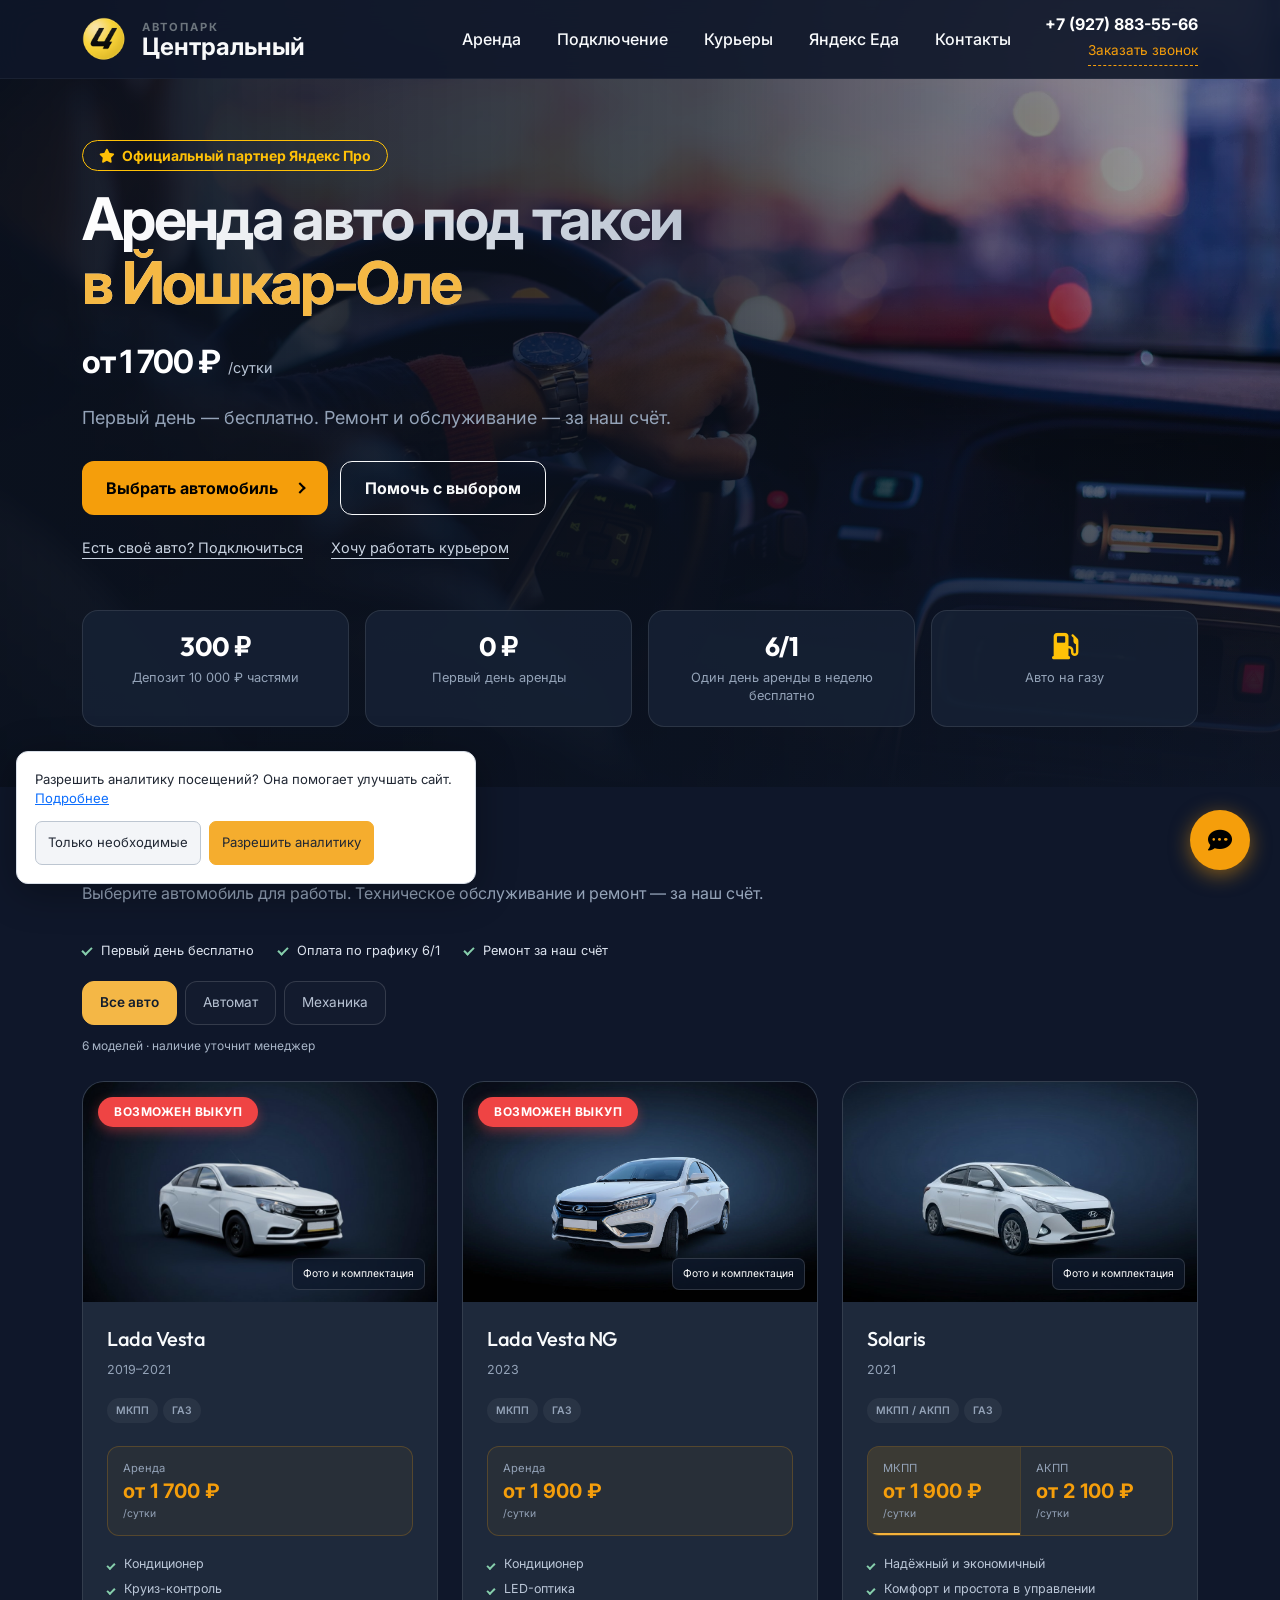
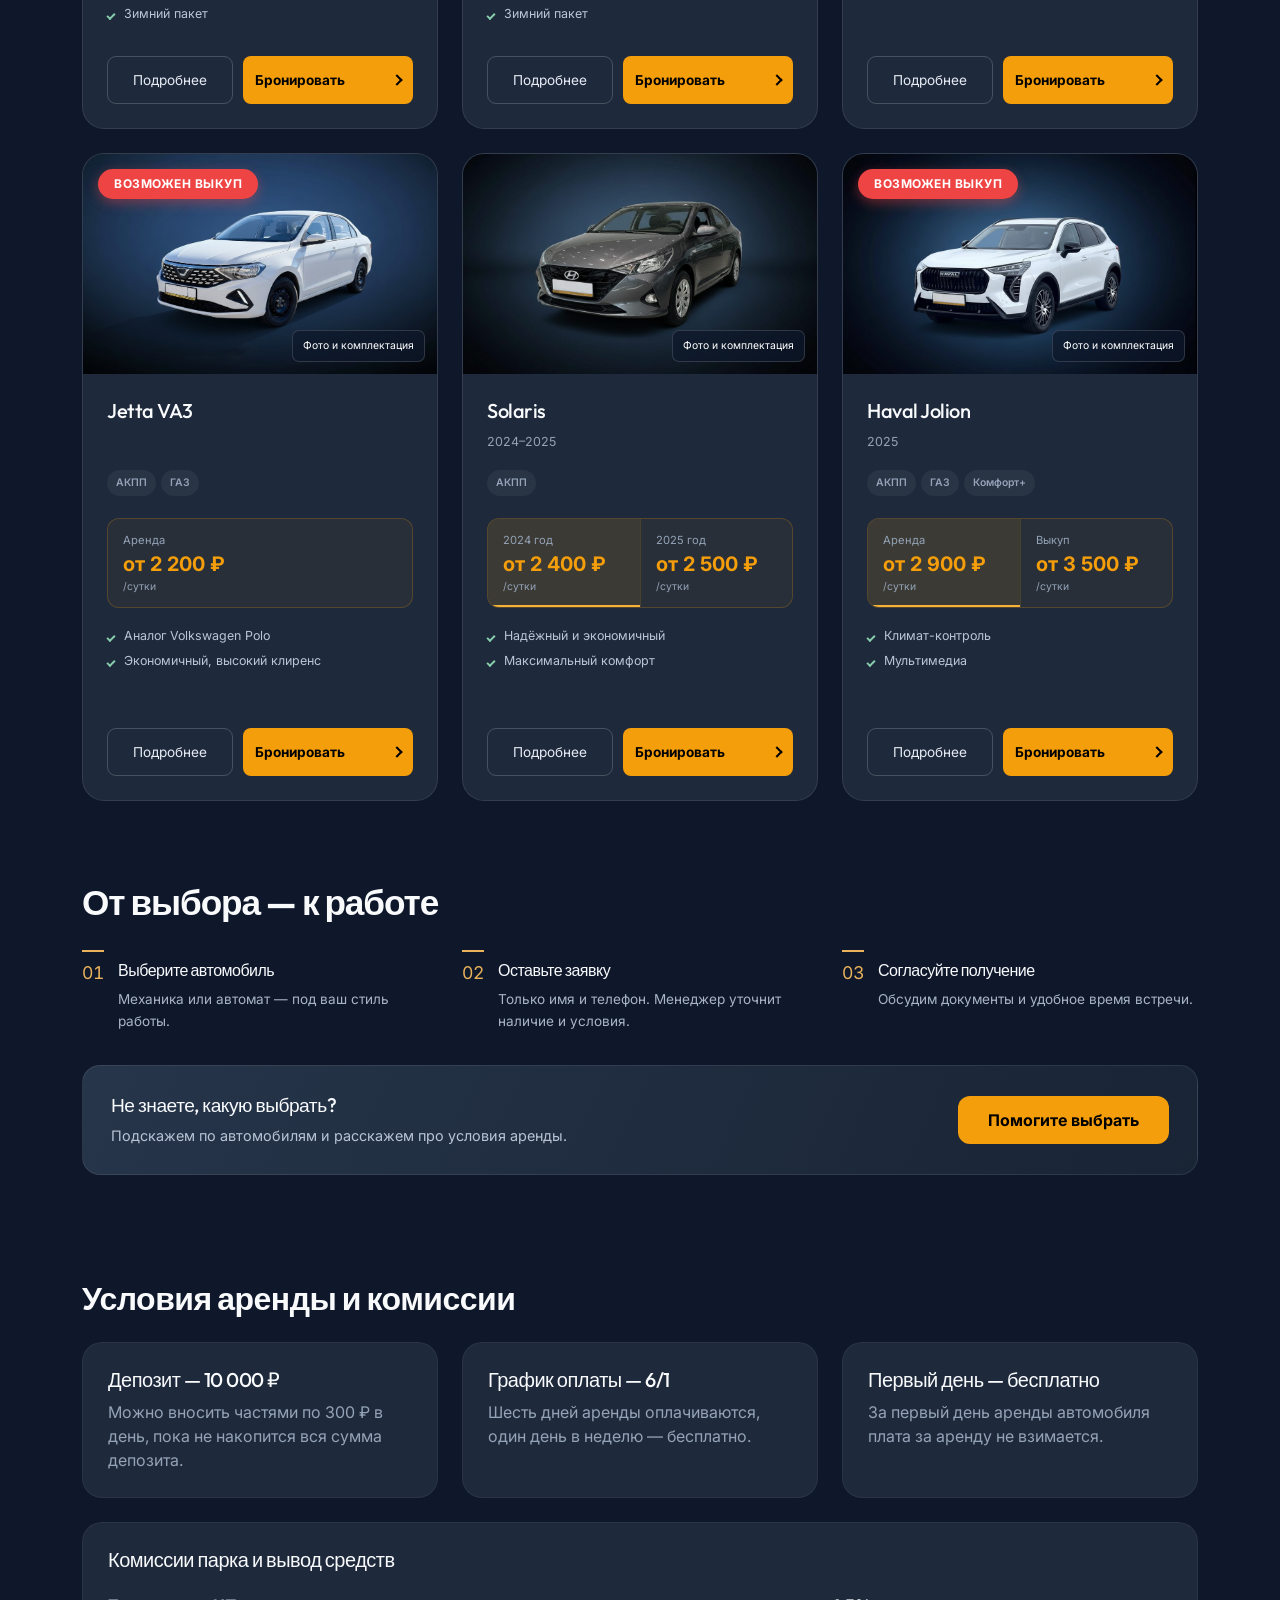
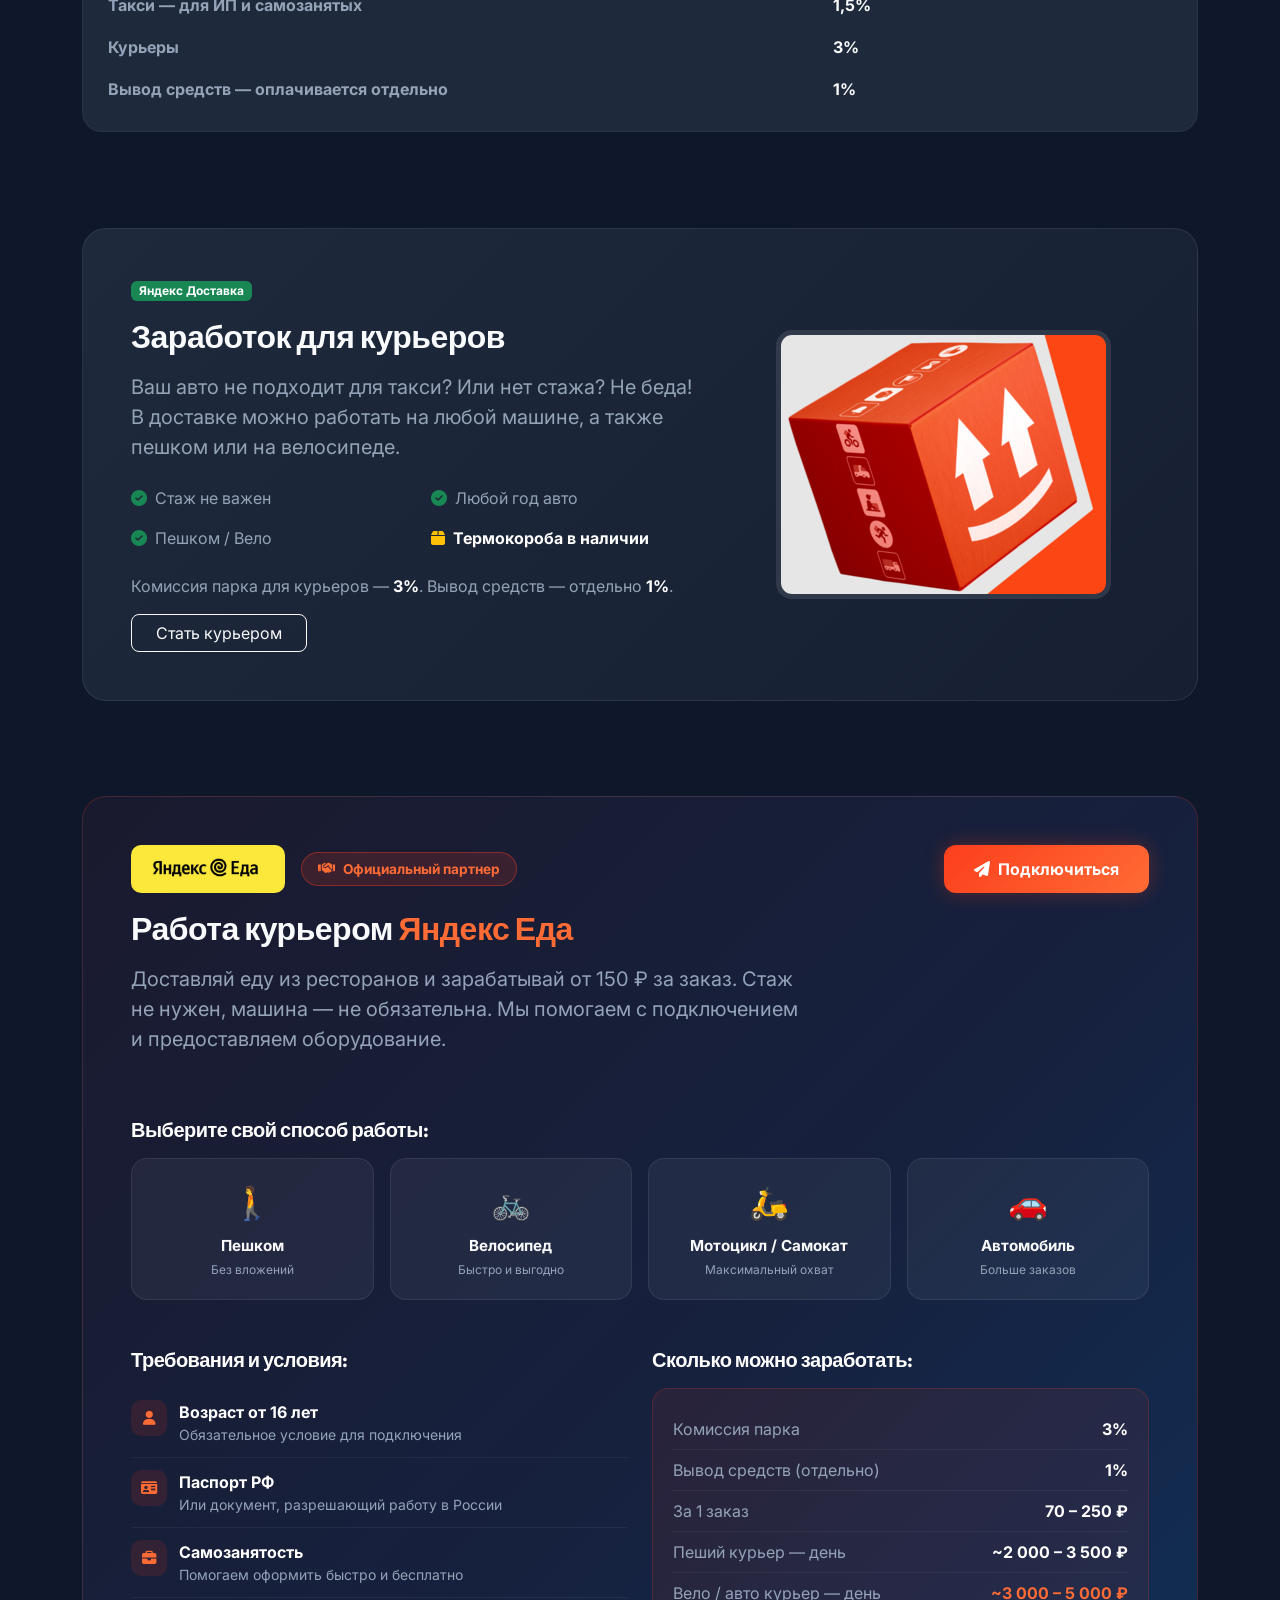
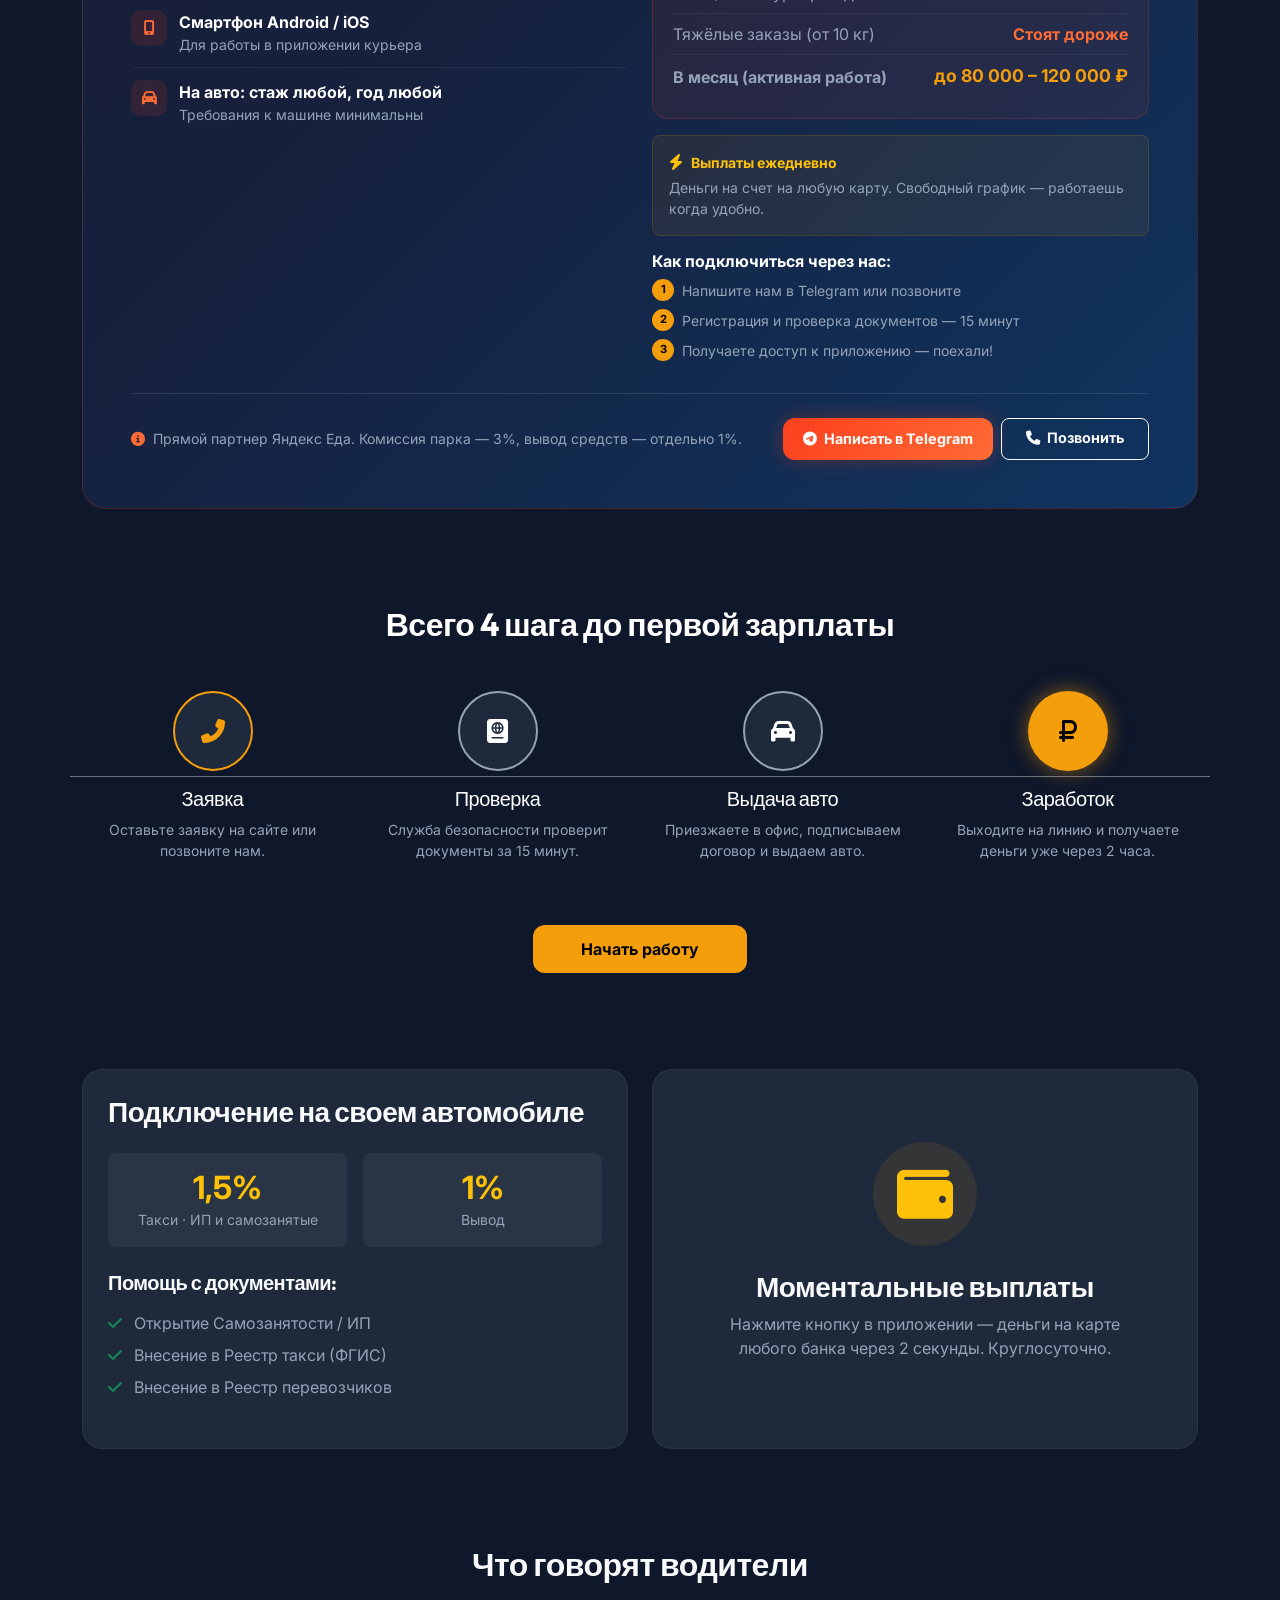
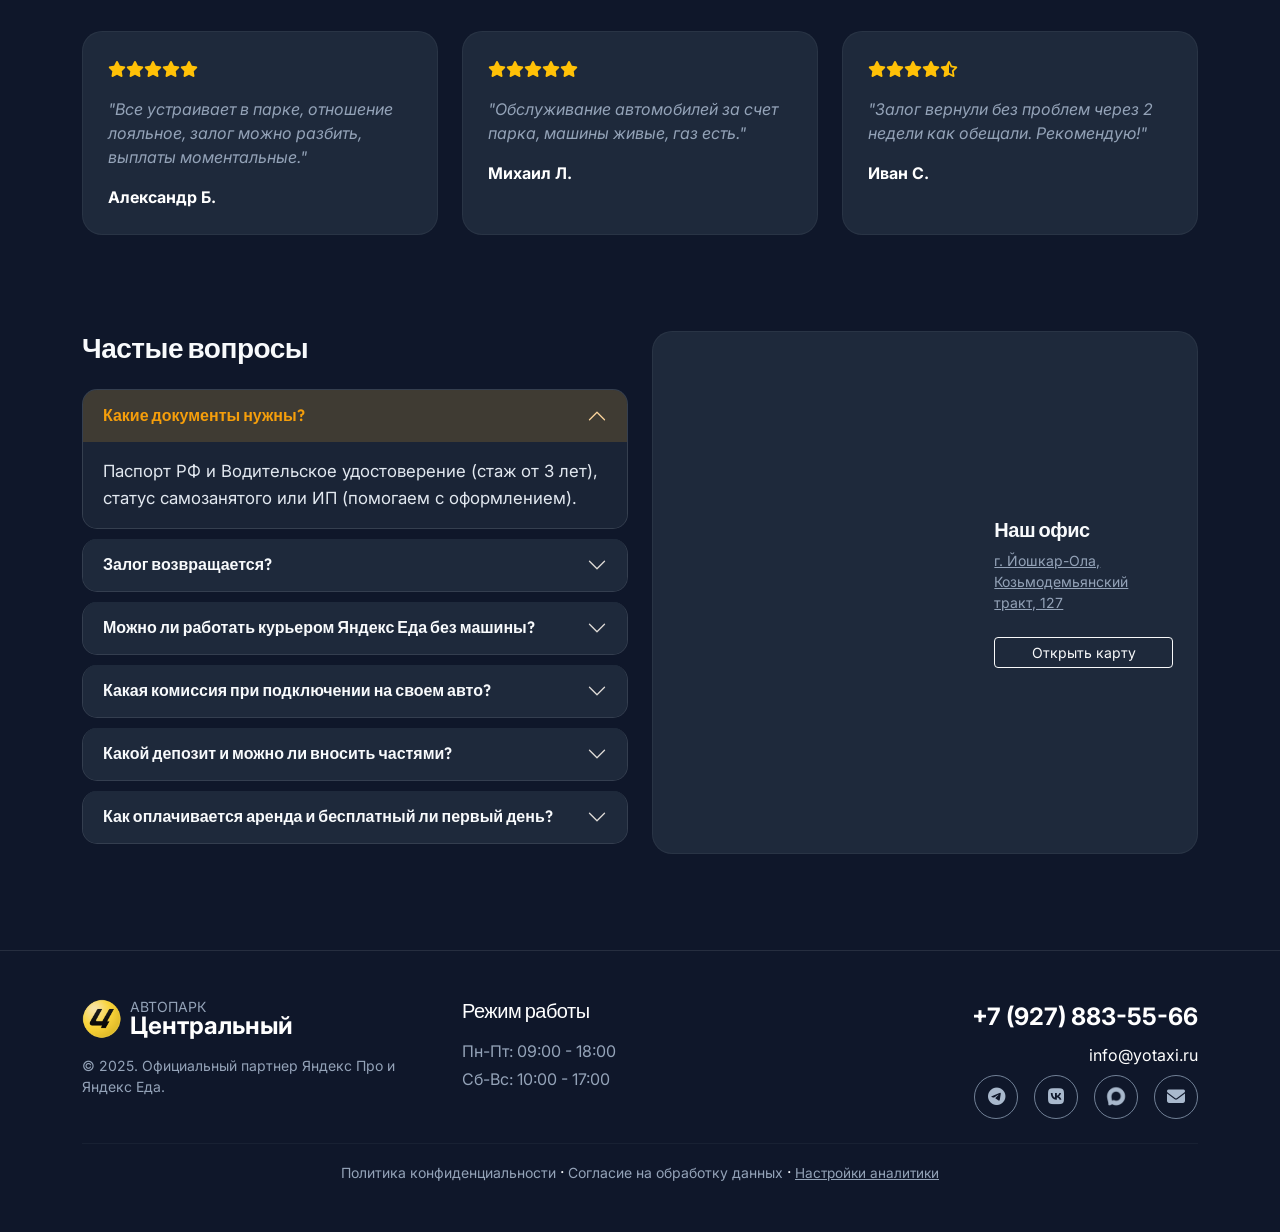
<file: booking-preview.html>
<!DOCTYPE html>
<html lang="ru">
<head>
    <meta charset="UTF-8">
    <meta name="viewport" content="width=device-width, initial-scale=1.0">
    <meta name="theme-color" content="#f59e0b">

    <!-- Search metadata for the production homepage. -->
    <title>Аренда авто под такси в Йошкар-Оле от 1 700 ₽ | Центральный</title>
    <meta name="description" content="Авто под такси в Йошкар-Оле от 1 700 ₽/сутки: Vesta, Solaris, Jetta, Haval. Первый день бесплатно, график 6/1. Депозит частями, ремонт за счёт парка.">
    <meta name="robots" content="noindex, nofollow">
    <link rel="canonical" href="https://yotaxi.ru/">
    <link rel="sitemap" type="application/xml" href="https://yotaxi.ru/sitemap.xml">

    <!-- ДОБАВЛЕНО: preconnect для ускорения загрузки шрифтов и CDN -->
    <link rel="preconnect" href="https://fonts.googleapis.com">
    <link rel="preconnect" href="https://fonts.gstatic.com" crossorigin>
    <link rel="preconnect" href="https://cdn.jsdelivr.net">


    <!-- Open Graph -->
    <meta property="og:title" content="Аренда авто под такси в Йошкар-Оле от 1 700 ₽ | Центральный">
    <meta property="og:description" content="Авто под такси в Йошкар-Оле от 1 700 ₽/сутки: Vesta, Solaris, Jetta, Haval. Первый день бесплатно, график 6/1. Депозит частями, ремонт за счёт парка.">
    <meta property="og:type" content="website">
    <meta property="og:url" content="https://yotaxi.ru/">
    <meta property="og:site_name" content="Автопарк Центральный">
    <meta property="og:image" content="https://yotaxi.ru/vesta23.jpg">
    <meta property="og:image:width" content="1344">
    <meta property="og:image:height" content="768">
    <meta property="og:image:alt" content="Lada Vesta NG — аренда под такси в автопарке Центральный">
    <meta property="og:locale" content="ru_RU">

    <!-- Twitter Card -->
    <meta name="twitter:card" content="summary_large_image">
    <meta name="twitter:title" content="Аренда авто под такси в Йошкар-Оле от 1 700 ₽ | Центральный">
    <meta name="twitter:description" content="Авто под такси в Йошкар-Оле от 1 700 ₽/сутки: Vesta, Solaris, Jetta, Haval. Первый день бесплатно, график 6/1. Депозит частями, ремонт за счёт парка.">
    <meta name="twitter:image" content="https://yotaxi.ru/vesta23.jpg">

    <!-- AutoRental: published services and starting daily prices. -->
    <script type="application/ld+json">
{
  "@context": "https://schema.org",
  "@type": "AutoRental",
  "name": "Автопарк Центральный",
  "description": "Аренда автомобилей под такси и подключение водителей/курьеров к Яндекс Про и Яндекс Еда в Йошкар-Оле",
  "url": "https://yotaxi.ru/",
  "telephone": "+79278835566",
  "email": "info@yotaxi.ru",
  "image": "https://yotaxi.ru/logo-central.png",
  "logo": "https://yotaxi.ru/logo-central.png",
  "priceRange": "от 1700 ₽/сутки",
  "currenciesAccepted": "RUB",
  "areaServed": {
    "@type": "City",
    "name": "Йошкар-Ола"
  },
  "address": {
    "@type": "PostalAddress",
    "streetAddress": "Козьмодемьянский тракт 127",
    "addressLocality": "Йошкар-Ола",
    "addressRegion": "Республика Марий Эл",
    "addressCountry": "RU"
  },
  "openingHoursSpecification": [
    {
      "@type": "OpeningHoursSpecification",
      "dayOfWeek": [
        "Monday",
        "Tuesday",
        "Wednesday",
        "Thursday",
        "Friday"
      ],
      "opens": "09:00",
      "closes": "18:00"
    },
    {
      "@type": "OpeningHoursSpecification",
      "dayOfWeek": [
        "Saturday",
        "Sunday"
      ],
      "opens": "10:00",
      "closes": "17:00"
    }
  ],
  "sameAs": [
    "https://t.me/yotaxi",
    "https://vk.com/yotaxi12"
  ],
  "hasOfferCatalog": {
    "@type": "OfferCatalog",
    "name": "Услуги автопарка",
    "itemListElement": [
      {
        "@type": "Offer",
        "url": "https://yotaxi.ru/#catalog",
        "itemOffered": {
          "@type": "Service",
          "name": "Lada Vesta 2019–2021, МКПП",
          "serviceType": "Аренда автомобиля под такси",
          "areaServed": {
            "@type": "City",
            "name": "Йошкар-Ола"
          }
        },
        "priceSpecification": {
          "@type": "UnitPriceSpecification",
          "minPrice": 1700,
          "priceCurrency": "RUB",
          "referenceQuantity": {
            "@type": "QuantitativeValue",
            "value": 1,
            "unitCode": "DAY"
          },
          "unitText": "сутки"
        }
      },
      {
        "@type": "Offer",
        "url": "https://yotaxi.ru/#catalog",
        "itemOffered": {
          "@type": "Service",
          "name": "Lada Vesta NG 2023, МКПП",
          "serviceType": "Аренда автомобиля под такси",
          "areaServed": {
            "@type": "City",
            "name": "Йошкар-Ола"
          }
        },
        "priceSpecification": {
          "@type": "UnitPriceSpecification",
          "minPrice": 1900,
          "priceCurrency": "RUB",
          "referenceQuantity": {
            "@type": "QuantitativeValue",
            "value": 1,
            "unitCode": "DAY"
          },
          "unitText": "сутки"
        }
      },
      {
        "@type": "Offer",
        "url": "https://yotaxi.ru/#catalog",
        "itemOffered": {
          "@type": "Service",
          "name": "Solaris, МКПП",
          "serviceType": "Аренда автомобиля под такси",
          "areaServed": {
            "@type": "City",
            "name": "Йошкар-Ола"
          }
        },
        "priceSpecification": {
          "@type": "UnitPriceSpecification",
          "minPrice": 1900,
          "priceCurrency": "RUB",
          "referenceQuantity": {
            "@type": "QuantitativeValue",
            "value": 1,
            "unitCode": "DAY"
          },
          "unitText": "сутки"
        }
      },
      {
        "@type": "Offer",
        "url": "https://yotaxi.ru/#catalog",
        "itemOffered": {
          "@type": "Service",
          "name": "Solaris, АКПП",
          "serviceType": "Аренда автомобиля под такси",
          "areaServed": {
            "@type": "City",
            "name": "Йошкар-Ола"
          }
        },
        "priceSpecification": {
          "@type": "UnitPriceSpecification",
          "minPrice": 2100,
          "priceCurrency": "RUB",
          "referenceQuantity": {
            "@type": "QuantitativeValue",
            "value": 1,
            "unitCode": "DAY"
          },
          "unitText": "сутки"
        }
      },
      {
        "@type": "Offer",
        "url": "https://yotaxi.ru/#catalog",
        "itemOffered": {
          "@type": "Service",
          "name": "Jetta VA3, АКПП",
          "serviceType": "Аренда автомобиля под такси",
          "areaServed": {
            "@type": "City",
            "name": "Йошкар-Ола"
          }
        },
        "priceSpecification": {
          "@type": "UnitPriceSpecification",
          "minPrice": 2200,
          "priceCurrency": "RUB",
          "referenceQuantity": {
            "@type": "QuantitativeValue",
            "value": 1,
            "unitCode": "DAY"
          },
          "unitText": "сутки"
        }
      },
      {
        "@type": "Offer",
        "url": "https://yotaxi.ru/#catalog",
        "itemOffered": {
          "@type": "Service",
          "name": "Solaris 2024, АКПП",
          "serviceType": "Аренда автомобиля под такси",
          "areaServed": {
            "@type": "City",
            "name": "Йошкар-Ола"
          }
        },
        "priceSpecification": {
          "@type": "UnitPriceSpecification",
          "minPrice": 2400,
          "priceCurrency": "RUB",
          "referenceQuantity": {
            "@type": "QuantitativeValue",
            "value": 1,
            "unitCode": "DAY"
          },
          "unitText": "сутки"
        }
      },
      {
        "@type": "Offer",
        "url": "https://yotaxi.ru/#catalog",
        "itemOffered": {
          "@type": "Service",
          "name": "Solaris 2025, АКПП",
          "serviceType": "Аренда автомобиля под такси",
          "areaServed": {
            "@type": "City",
            "name": "Йошкар-Ола"
          }
        },
        "priceSpecification": {
          "@type": "UnitPriceSpecification",
          "minPrice": 2500,
          "priceCurrency": "RUB",
          "referenceQuantity": {
            "@type": "QuantitativeValue",
            "value": 1,
            "unitCode": "DAY"
          },
          "unitText": "сутки"
        }
      },
      {
        "@type": "Offer",
        "url": "https://yotaxi.ru/#catalog",
        "itemOffered": {
          "@type": "Service",
          "name": "Haval Jolion 2025 — аренда",
          "serviceType": "Аренда автомобиля под такси",
          "areaServed": {
            "@type": "City",
            "name": "Йошкар-Ола"
          }
        },
        "priceSpecification": {
          "@type": "UnitPriceSpecification",
          "minPrice": 2900,
          "priceCurrency": "RUB",
          "referenceQuantity": {
            "@type": "QuantitativeValue",
            "value": 1,
            "unitCode": "DAY"
          },
          "unitText": "сутки"
        }
      },
      {
        "@type": "Offer",
        "url": "https://yotaxi.ru/#catalog",
        "itemOffered": {
          "@type": "Service",
          "name": "Haval Jolion 2025 — выкуп",
          "serviceType": "Аренда автомобиля с выкупом",
          "areaServed": {
            "@type": "City",
            "name": "Йошкар-Ола"
          }
        },
        "priceSpecification": {
          "@type": "UnitPriceSpecification",
          "minPrice": 3500,
          "priceCurrency": "RUB",
          "referenceQuantity": {
            "@type": "QuantitativeValue",
            "value": 1,
            "unitCode": "DAY"
          },
          "unitText": "сутки"
        }
      },
      {
        "@type": "Offer",
        "itemOffered": {
          "@type": "Service",
          "name": "Подключение на своем авто к Яндекс Про",
          "description": "Комиссия парка для ИП и самозанятых — 1,5%, вывод средств — отдельно 1%. Выплаты 24/7, помощь с документами."
        }
      },
      {
        "@type": "Offer",
        "itemOffered": {
          "@type": "Service",
          "name": "Подключение курьеров Яндекс Еда",
          "description": "Работа курьером Яндекс Еда пешком, на велосипеде или авто. Комиссия парка — 3%, вывод средств — отдельно 1%."
        }
      }
    ]
  },
  "@id": "https://yotaxi.ru/#organization"
}
    </script>

    <!-- FAQ answers match the visible page; rich results are not guaranteed. -->
    <script type="application/ld+json">
{
  "@context": "https://schema.org",
  "@type": "FAQPage",
  "@id": "https://yotaxi.ru/#faq",
  "mainEntity": [
    {
      "@type": "Question",
      "name": "Какие документы нужны?",
      "acceptedAnswer": {
        "@type": "Answer",
        "text": "Паспорт РФ и Водительское удостоверение (стаж от 3 лет), статус самозанятого или ИП (помогаем с оформлением)."
      }
    },
    {
      "@type": "Question",
      "name": "Залог возвращается?",
      "acceptedAnswer": {
        "@type": "Answer",
        "text": "Да, депозит полностью возвратный. Мы удерживаем его всего 14 дней после сдачи автомобиля для проверки наличия штрафов ГИБДД. Если штрафов нет — возвращаем всю сумму вам."
      }
    },
    {
      "@type": "Question",
      "name": "Можно ли работать курьером Яндекс Еда без машины?",
      "acceptedAnswer": {
        "@type": "Answer",
        "text": "Да! В Яндекс Еда можно работать пешком, на велосипеде или самокате. Стаж и автомобиль не нужны. Нужны паспорт, самозанятость и смартфон — помогаем с оформлением."
      }
    },
    {
      "@type": "Question",
      "name": "Какая комиссия при подключении на своем авто?",
      "acceptedAnswer": {
        "@type": "Answer",
        "text": "Комиссия парка для водителей такси со статусом ИП или самозанятого — 1,5%. Для курьеров — 3%. Вывод средств оплачивается отдельно — 1%. Выплаты доступны 24/7 в течение 2 секунд после нажатия кнопки."
      }
    },
    {
      "@type": "Question",
      "name": "Какой депозит и можно ли вносить частями?",
      "acceptedAnswer": {
        "@type": "Answer",
        "text": "Депозит — 10 000 ₽. Можно вносить по 300 ₽ в день, пока не накопится вся сумма."
      }
    },
    {
      "@type": "Question",
      "name": "Как оплачивается аренда и бесплатный ли первый день?",
      "acceptedAnswer": {
        "@type": "Answer",
        "text": "График оплаты — 6/1: шесть дней оплачиваются, один день в неделю — бесплатно. Первый день аренды также бесплатный."
      }
    }
  ]
}
    </script>

    <link rel="icon" href="favicon.ico?v=20261110-1" sizes="any">
    <link rel="icon" type="image/png" sizes="32x32" href="favicon-32x32.png?v=20261110-1">
    <link rel="icon" type="image/png" sizes="48x48" href="favicon-48x48.png?v=20261110-1">
    <link rel="icon" type="image/png" sizes="96x96" href="favicon-96x96.png?v=20261110-1">
    <link rel="apple-touch-icon" sizes="180x180" href="apple-touch-icon.png?v=20261110-1">
    <link rel="manifest" href="site.webmanifest?v=20261110-1">
    <!-- Шрифты -->
    <link href="https://fonts.googleapis.com/css2?family=Outfit:wght@300;400;600;800&family=Inter:wght@400;500&display=swap" rel="stylesheet">
    <link href="https://cdn.jsdelivr.net/npm/bootstrap@5.3.0/dist/css/bootstrap.min.css" rel="stylesheet">
    <link rel="stylesheet" href="https://cdnjs.cloudflare.com/ajax/libs/font-awesome/6.4.0/css/all.min.css">
    <link href="https://unpkg.com/aos@2.3.1/dist/aos.css" rel="stylesheet">

    <style>
        :root {
            --bg-body: #0f172a;
            --bg-card: #1e293b;
            --accent: #f59e0b;
            --accent-hover: #d97706;
            --text-light: #f8fafc;
            --text-dim: #94a3b8;
            /* Яндекс Еда цвет */
            --yeda-green: #FC3F1D;
            --yeda-bg: rgba(252, 63, 29, 0.08);
        }

        body { font-family: 'Inter', sans-serif; background-color: var(--bg-body); color: var(--text-light); overflow-x: hidden; }
        h1, h2, h3, h4, h5, .modal-title { font-family: 'Outfit', sans-serif; letter-spacing: -0.5px; }

        /* Навигация */
        .navbar { background-color: rgba(15,23,42,0.9) !important; backdrop-filter: blur(15px); border-bottom: 1px solid rgba(255,255,255,0.05); padding: 15px 0; }
        .nav-link { color: var(--text-light) !important; font-weight: 500; margin: 0 10px; position: relative; }
        .nav-link::after { content: ''; position: absolute; width: 0; height: 2px; bottom: 0; left: 0; background-color: var(--accent); transition: 0.3s; }
        .nav-link:hover::after { width: 100%; }
        .callback-link { color: var(--accent); font-size: 0.85rem; text-decoration: none; border-bottom: 1px dashed var(--accent); transition: 0.3s; cursor: pointer; }
        .callback-link:hover { color: #fff; border-color: #fff; }

        /* Кнопки */
        .btn-primary-custom { background: var(--accent); color: #000; font-weight: 700; padding: 12px 30px; border-radius: 12px; border: none; box-shadow: 0 0 20px rgba(245,158,11,0.4); transition: 0.3s; }
        .btn-primary-custom:hover { background: var(--accent-hover); transform: translateY(-3px); box-shadow: 0 0 30px rgba(245,158,11,0.6); color: #000; }

        /* Поля ввода */
        .form-control { background-color: rgba(255,255,255,0.08) !important; border: 1px solid rgba(255,255,255,0.1) !important; color: #ffffff !important; padding: 12px; }
        .form-control:focus { background-color: rgba(255,255,255,0.15) !important; border-color: var(--accent) !important; box-shadow: none !important; }
        .form-control::placeholder { color: rgba(255,255,255,0.5) !important; opacity: 1; }

        /* Герой */
        .hero-section {
            position: relative; padding: 180px 0 120px;
            background: radial-gradient(circle at top right, rgba(245,158,11,0.15), transparent 40%),
                        linear-gradient(to bottom, rgba(15,23,42,0.6), var(--bg-body)),
                        url('./photo.avif');
            background-size: cover; background-position: center; overflow: hidden;
        }

        /* Bento & Cards */
        .bento-box { background: var(--bg-card); border: 1px solid rgba(255,255,255,0.05); border-radius: 20px; padding: 25px; height: 100%; transition: 0.3s; }
        .bento-box:hover { transform: translateY(-5px); border-color: rgba(255,255,255,0.2); }
        .car-card { background: var(--bg-card); border-radius: 24px; overflow: hidden; border: 1px solid rgba(255,255,255,0.05); transition: 0.4s cubic-bezier(0.175,0.885,0.32,1.275); height: 100%; position: relative; }
        .car-card:hover { transform: translateY(-10px) scale(1.02); box-shadow: 0 20px 40px rgba(0,0,0,0.3); border-color: rgba(245,158,11,0.3); }
        .car-img-wrapper { height: 240px; background: #253045; position: relative; overflow: hidden; }
        .car-img-wrapper img { width: 100%; height: 100%; object-fit: cover; transition: 0.5s; }
        .car-card:hover .car-img-wrapper img { transform: scale(1.1); }
        .car-body { padding: 30px; display: flex; flex-direction: column; height: 100%; }
        .price-tag { background: rgba(245,158,11,0.15); color: var(--accent); padding: 8px 16px; border-radius: 12px; font-weight: 700; font-size: 1.1rem; border: 1px solid rgba(245,158,11,0.3); }
        .tag { font-size: 0.75rem; font-weight: 600; padding: 6px 12px; border-radius: 50px; background: rgba(255,255,255,0.05); color: var(--text-dim); display: inline-block; margin-right: 5px; margin-bottom: 5px; }
        .tag-accent { background: rgba(245,158,11,0.15); color: var(--accent); }
        .badge-buyout { position: absolute; top: 15px; left: 15px; background: #ef4444; color: white; padding: 6px 16px; border-radius: 50px; font-weight: 700; font-size: 0.75rem; z-index: 10; text-transform: uppercase; letter-spacing: 0.5px; box-shadow: 0 4px 12px rgba(239,68,68,0.4); }

        /* FAQ */
        .accordion-item { background-color: var(--bg-card); border: 1px solid rgba(255,255,255,0.1); border-radius: 15px !important; margin-bottom: 10px; overflow: hidden; }
        .accordion-button { background-color: var(--bg-card); color: var(--text-light); font-weight: 600; box-shadow: none !important; }
        .accordion-button:not(.collapsed) { background-color: rgba(245,158,11,0.15); color: var(--accent); }
        .accordion-button::after { filter: invert(1); }
        .accordion-body { color: #e2e8f0; background-color: #1a2436; font-size: 1.05rem; line-height: 1.6; }

        /* ===== СЕКЦИЯ КУРЬЕРЫ (ИСПРАВЛЕНО: добавлен стиль courier-section) ===== */
        .courier-section {
            background: linear-gradient(135deg, #1e293b 0%, #162032 100%);
            border: 1px solid rgba(255,255,255,0.08);
            border-radius: 24px;
        }

        /* ===== НОВЫЙ БЛОК: ЯНДЕКС ЕДА ===== */
        .yeda-section {
            background: linear-gradient(135deg, #1a1a2e 0%, #16213e 50%, #0f3460 100%);
            border-radius: 24px;
            border: 1px solid rgba(252, 63, 29, 0.2);
            position: relative;
            overflow: hidden;
        }
        .yeda-section::before {
            content: '';
            position: absolute;
            top: -50%;
            right: -20%;
            width: 400px;
            height: 400px;
            background: radial-gradient(circle, rgba(252,63,29,0.1) 0%, transparent 70%);
            pointer-events: none;
        }
        .yeda-badge {
            display: inline-flex;
            align-items: center;
            gap: 8px;
            background: rgba(252,63,29,0.15);
            border: 1px solid rgba(252,63,29,0.4);
            color: #FF6B35;
            padding: 6px 16px;
            border-radius: 50px;
            font-weight: 700;
            font-size: 0.85rem;
            margin-bottom: 16px;
        }
        .yeda-transport-card {
            background: rgba(255,255,255,0.05);
            border: 1px solid rgba(255,255,255,0.08);
            border-radius: 16px;
            padding: 20px;
            text-align: center;
            transition: 0.3s;
            cursor: default;
        }
        .yeda-transport-card:hover {
            background: rgba(252,63,29,0.1);
            border-color: rgba(252,63,29,0.3);
            transform: translateY(-4px);
        }
        .yeda-transport-card .icon { font-size: 2rem; margin-bottom: 8px; }
        .yeda-transport-card .label { font-weight: 700; color: var(--text-light); font-size: 0.95rem; }
        .yeda-transport-card .sub { font-size: 0.75rem; color: var(--text-dim); margin-top: 4px; }
        .yeda-condition-row {
            display: flex;
            align-items: flex-start;
            gap: 12px;
            padding: 12px 0;
            border-bottom: 1px solid rgba(255,255,255,0.05);
        }
        .yeda-condition-row:last-child { border-bottom: none; }
        .yeda-condition-icon {
            width: 36px;
            height: 36px;
            background: rgba(252,63,29,0.12);
            border-radius: 10px;
            display: flex;
            align-items: center;
            justify-content: center;
            flex-shrink: 0;
            color: #FF6B35;
            font-size: 0.9rem;
        }
        .yeda-earnings-block {
            background: rgba(252,63,29,0.08);
            border: 1px solid rgba(252,63,29,0.2);
            border-radius: 16px;
            padding: 20px;
        }
        .yeda-earn-item {
            display: flex;
            justify-content: space-between;
            align-items: center;
            padding: 8px 0;
            border-bottom: 1px solid rgba(255,255,255,0.05);
        }
        .yeda-earn-item:last-child { border-bottom: none; }
        .btn-yeda {
            background: linear-gradient(135deg, #FC3F1D, #ff6b35);
            color: white;
            font-weight: 700;
            padding: 12px 30px;
            border-radius: 12px;
            border: none;
            box-shadow: 0 0 20px rgba(252,63,29,0.3);
            transition: 0.3s;
            text-decoration: none;
            display: inline-block;
        }
        .btn-yeda:hover { transform: translateY(-3px); box-shadow: 0 0 30px rgba(252,63,29,0.5); color: white; }

        /* Chat Widget */
        .chat-widget { position: fixed; bottom: 30px; right: 30px; z-index: 2000; display: flex; flex-direction: column-reverse; align-items: center; gap: 10px; }
        @media (max-width: 768px) { .chat-widget { bottom: 90px; right: 20px; } }
        .chat-toggle { width: 60px; height: 60px; background: var(--accent); border-radius: 50%; border: none; box-shadow: 0 5px 20px rgba(245,158,11,0.5); color: #000; font-size: 24px; cursor: pointer; transition: 0.3s; display: flex; align-items: center; justify-content: center; animation: pulse-gold 2s infinite; }
        .chat-toggle.active { animation: none; background: #fff; color: #000; }
        .chat-buttons { display: flex; flex-direction: column; gap: 10px; opacity: 0; visibility: hidden; transform: translateY(20px); transition: all 0.3s ease; pointer-events: none; }
        .chat-buttons.active { opacity: 1; visibility: visible; transform: translateY(0); pointer-events: auto; }
        .chat-btn { width: 50px; height: 50px; border-radius: 50%; display: flex; align-items: center; justify-content: center; color: white !important; text-decoration: none; font-size: 22px; box-shadow: 0 5px 15px rgba(0,0,0,0.3); transition: 0.3s; }
        .chat-btn:hover { transform: scale(1.1); color: white !important; }

        .chat-btn.tg { background: #0088cc; }
        .chat-btn.vk { background: #0077FF; }
        .chat-btn.max { background: #FF6B35; }
        @keyframes pulse-gold { 0% { box-shadow: 0 0 0 0 rgba(245,158,11,0.7); } 70% { box-shadow: 0 0 0 15px rgba(245,158,11,0); } 100% { box-shadow: 0 0 0 0 rgba(245,158,11,0); } }

        /* Mobile Nav */
        .mobile-nav { position: fixed; bottom: 20px; left: 50%; transform: translateX(-50%); width: 90%; max-width: 400px; background: rgba(15,23,42,0.8); backdrop-filter: blur(15px); border: 1px solid rgba(255,255,255,0.1); border-radius: 50px; padding: 10px; display: flex; gap: 10px; z-index: 1000; box-shadow: 0 10px 30px rgba(0,0,0,0.5); }
        .mobile-btn { flex: 1; text-align: center; padding: 12px; border-radius: 40px; font-weight: 700; text-decoration: none; font-size: 0.9rem; }
        @media (min-width: 768px) { .mobile-nav { display: none; } }
        .text-gradient { background: linear-gradient(to right, #fff, #94a3b8); -webkit-background-clip: text; -webkit-text-fill-color: transparent; }
    </style>
    <link rel="stylesheet" href="booking-preview/site.css?v=20261110-contacts-2">
</head>
<body>
    <!-- Шапка -->
    <nav class="navbar navbar-expand-lg navbar-dark fixed-top">
        <div class="container">
            <a class="navbar-brand d-flex align-items-center" href="#">
                <img src="logo-central.png?v=20261110-1" alt="Логотип Автопарк Центральный" width="50" height="50" class="me-3">
                <div class="d-flex flex-column">
                    <span class="text-secondary text-uppercase fw-bold" style="font-size:0.7rem;letter-spacing:2px;">Автопарк</span>
                    <span class="fw-bold text-light" style="font-size:1.5rem;line-height:1;">Центральный</span>
                </div>
            </a>
            <button class="navbar-toggler border-0" type="button" data-bs-toggle="collapse" data-bs-target="#navbarNav" aria-controls="navbarNav" aria-expanded="false" aria-label="Открыть меню">
                <span class="navbar-toggler-icon"></span>
            </button>
            <div class="collapse navbar-collapse" id="navbarNav">
                <ul class="navbar-nav ms-auto align-items-center">
                    <li class="nav-item"><a class="nav-link" href="#catalog">Аренда</a></li>
                    <li class="nav-item"><a class="nav-link" href="#connect">Подключение</a></li>
                    <li class="nav-item"><a class="nav-link" href="#courier">Курьеры</a></li>
                    <li class="nav-item"><a class="nav-link" href="#yeda">Яндекс Еда</a></li>
                    <li class="nav-item"><a class="nav-link" href="#contacts">Контакты</a></li>
                    <li class="nav-item ms-lg-3 mt-3 mt-lg-0">
                        <div class="text-end">
                            <a href="tel:+79278835566" class="d-block text-white fw-bold text-decoration-none">+7 (927) 883-55-66</a>
                            <button type="button" class="callback-link" data-bs-toggle="modal" data-bs-target="#callbackModal">Заказать звонок</button>
                        </div>
                    </li>
                </ul>
            </div>
        </div>
    </nav>

    <!-- Герой -->
    <section class="hero-section d-flex align-items-center">
        <div class="container position-relative z-2">
            <div class="row">
                <div class="col-lg-8" data-aos="fade-up">
                    <div class="d-inline-block px-3 py-1 border border-warning rounded-pill text-warning mb-3 small fw-bold">
                        <i class="fas fa-star me-1"></i> Официальный партнер Яндекс Про
                    </div>
                    <h1 class="display-3 fw-bold mb-4 text-gradient">Аренда авто под такси<br><span class="hero-location">в Йошкар-Оле</span></h1>
                    <p class="fs-5 text-dim mb-5" style="max-width:600px;">
                        <span class="hero-start-price">от 1 700 ₽<small>/сутки</small></span>
                        Первый день — бесплатно. Ремонт и обслуживание — за наш счёт.
                    </p>
                    <div class="hero-actions d-flex gap-3 flex-wrap">
                        <a href="#catalog" class="btn btn-primary-custom">Выбрать автомобиль <span class="cta-arrow" aria-hidden="true"></span></a>
                        <button type="button" data-bs-toggle="modal" data-bs-target="#callbackModal" class="btn btn-outline-light rounded-3 px-4 py-3 fw-bold">Помочь с выбором</button>
                    </div>
                    <div class="hero-paths">
                        <a href="#connect">Есть своё авто? Подключиться</a>
                        <a href="#courier">Хочу работать курьером</a>
                    </div>
                </div>
            </div>
            <div class="row mt-5 g-3 hero-benefits" data-aos="fade-up" data-aos-delay="200">
                <div class="col-6 col-md-3">
                    <div class="bento-box text-center">
                        <h3 class="text-white fw-bold mb-0">300 ₽</h3>
                        <small class="text-dim">Депозит 10 000 ₽ частями</small>
                    </div>
                </div>
                <div class="col-6 col-md-3">
                    <div class="bento-box text-center">
                        <h3 class="text-white fw-bold mb-0">0 ₽</h3>
                        <small class="text-dim">Первый день аренды</small>
                    </div>
                </div>
                <div class="col-6 col-md-3">
                    <div class="bento-box text-center">
                        <h3 class="text-white fw-bold mb-0">6/1</h3>
                        <small class="text-dim">Один день аренды в неделю бесплатно</small>
                    </div>
                </div>
                <div class="col-6 col-md-3">
                    <div class="bento-box text-center">
                        <h3 class="text-white fw-bold mb-0"><i class="fas fa-gas-pump text-warning"></i></h3>
                        <small class="text-dim">Авто на газу</small>
                    </div>
                </div>
            </div>
        </div>
    </section>

    <!-- КАТАЛОГ -->
    <section id="catalog" class="py-5">
        <div class="container">
            <div class="d-flex justify-content-between align-items-end mb-5" data-aos="fade-right">
                <div>
                    <h2 class="fw-bold mb-2">Наш автопарк</h2>
                    <p class="text-dim mb-0">Выберите автомобиль для работы. Техническое обслуживание и ремонт — за наш счёт.</p>
                </div>
            </div>
            <ul class="rental-assurances" aria-label="Преимущества аренды">
                <li><span class="feature-check" aria-hidden="true"></span>Первый день бесплатно</li>
                <li><span class="feature-check" aria-hidden="true"></span>Оплата по графику 6/1</li>
                <li><span class="feature-check" aria-hidden="true"></span>Ремонт за наш счёт</li>
            </ul>
            <div class="catalog-toolbar">
                <div class="catalog-filters" role="group" aria-label="Коробка передач">
                    <button type="button" data-filter="all" aria-pressed="true">Все авто</button>
                    <button type="button" data-filter="auto" aria-pressed="false">Автомат</button>
                    <button type="button" data-filter="manual" aria-pressed="false">Механика</button>
                </div>
                <p id="catalogCount" class="catalog-count" aria-live="polite">6 моделей · наличие уточнит менеджер</p>
            </div>
            <div class="row g-4">
                <div class="col-md-6 col-lg-4" data-aos="fade-up">
                    <article data-car="vesta-2019-21" class="car-card" data-gearbox="manual">
                        <div class="car-img-wrapper"><button type="button" class="car-photo-trigger" aria-label="Смотреть Lada Vesta"><span class="badge-buyout">Возможен выкуп</span><img src="vesta21.jpeg" alt="Lada Vesta 2019–2021 — аренда под такси" loading="lazy" width="400" height="240"><span class="car-photo-hint">Фото и комплектация</span></button></div>
                        <div class="car-body">
                            <div class="car-heading"><h3>Lada Vesta</h3><span class="car-year">2019–2021</span></div>
                            <div class="car-tags"><span class="tag">МКПП</span><span class="tag">ГАЗ</span></div>
                            <div class="car-rates car-rates-single"><div class="car-rate"><span class="car-rate-label">Аренда</span><div class="car-rate-value">от 1&nbsp;700&nbsp;₽</div><span class="car-rate-unit">/сутки</span></div></div>
                            <ul class="car-highlights"><li><span class="feature-check" aria-hidden="true"></span>Кондиционер</li><li><span class="feature-check" aria-hidden="true"></span>Круиз-контроль</li><li><span class="feature-check" aria-hidden="true"></span>Зимний пакет</li></ul>
                            <template class="vehicle-content">
                                <p>Кондиционер, круиз-контроль, зимний пакет. Просторный салон.</p>
                                <div class="equipment-list"><details class="equipment-item"><summary><i class="fas fa-snowflake" aria-hidden="true"></i>Кондиционер</summary><p>Охлаждение воздуха в салоне.</p></details><details class="equipment-item"><summary><i class="fas fa-gauge-high" aria-hidden="true"></i>Круиз-контроль</summary><p>Поддержание выбранной скорости движения.</p></details><details class="equipment-item"><summary><i class="fas fa-temperature-low" aria-hidden="true"></i>Зимний пакет</summary><p>Набор опций для холодного времени года. Конкретные обогревы уточните у менеджера.</p></details></div>
                                <figure><a href="vesta21.jpeg" target="_blank" rel="noopener"><img src="vesta21.jpeg" alt="Lada Vesta — внешний вид" loading="lazy" width="400" height="240"></a><figcaption>Внешний вид · нажмите на фото, чтобы увеличить</figcaption></figure>
                                <p class="small text-dim">Комплектацию и наличие конкретного автомобиля подтвердит менеджер.</p>
                            </template>
                            <div class="car-actions"><button type="button" class="car-detail-trigger">Подробнее</button>
                            <button type="button" class="btn btn-primary-custom booking-trigger mt-auto" data-bs-toggle="modal" data-bs-target="#callbackModal" data-vehicle="vesta-2019-21">Бронировать <span class="cta-arrow" aria-hidden="true"></span></button></div>
                        </div>
                    </article>
                </div>
                <div class="col-md-6 col-lg-4" data-aos="fade-up">
                    <article data-car="vesta-2023" class="car-card" data-gearbox="manual">
                        <div class="car-img-wrapper"><button type="button" class="car-photo-trigger" aria-label="Смотреть Lada Vesta NG"><span class="badge-buyout">Возможен выкуп</span><img src="vesta23.jpg" alt="Lada Vesta NG 2023 — аренда под такси" loading="lazy" width="400" height="240"><span class="car-photo-hint">Фото и комплектация</span></button></div>
                        <div class="car-body">
                            <div class="car-heading"><h3>Lada Vesta NG</h3><span class="car-year">2023</span></div>
                            <div class="car-tags"><span class="tag">МКПП</span><span class="tag">ГАЗ</span></div>
                            <div class="car-rates car-rates-single"><div class="car-rate"><span class="car-rate-label">Аренда</span><div class="car-rate-value">от 1&nbsp;900&nbsp;₽</div><span class="car-rate-unit">/сутки</span></div></div>
                            <ul class="car-highlights"><li><span class="feature-check" aria-hidden="true"></span>Кондиционер</li><li><span class="feature-check" aria-hidden="true"></span>LED-оптика</li><li><span class="feature-check" aria-hidden="true"></span>Зимний пакет</li></ul>
                            <template class="vehicle-content">
                                <p>Новый кузов и LED-оптика. Кондиционер, зимний пакет.</p>
                                <div class="equipment-list"><details class="equipment-item"><summary><i class="fas fa-snowflake" aria-hidden="true"></i>Кондиционер</summary><p>Охлаждение воздуха в салоне.</p></details><details class="equipment-item"><summary><i class="fas fa-lightbulb" aria-hidden="true"></i>LED-оптика</summary><p>Светодиодная оптика.</p></details><details class="equipment-item"><summary><i class="fas fa-temperature-low" aria-hidden="true"></i>Зимний пакет</summary><p>Набор опций для холодного времени года. Конкретные обогревы уточните у менеджера.</p></details></div>
                                <figure><a href="vesta23.jpg" target="_blank" rel="noopener"><img src="vesta23.jpg" alt="Lada Vesta NG — внешний вид" loading="lazy" width="400" height="240"></a><figcaption>Внешний вид · нажмите на фото, чтобы увеличить</figcaption></figure>
                                <p class="small text-dim">Комплектацию и наличие конкретного автомобиля подтвердит менеджер.</p>
                            </template>
                            <div class="car-actions"><button type="button" class="car-detail-trigger">Подробнее</button>
                            <button type="button" class="btn btn-primary-custom booking-trigger mt-auto" data-bs-toggle="modal" data-bs-target="#callbackModal" data-vehicle="vesta-2023">Бронировать <span class="cta-arrow" aria-hidden="true"></span></button></div>
                        </div>
                    </article>
                </div>
                <div class="col-md-6 col-lg-4" data-aos="fade-up">
                    <article data-car="solaris-manual" class="car-card" data-gearbox="manual auto">
                        <div class="car-img-wrapper"><button type="button" class="car-photo-trigger" aria-label="Смотреть Solaris"><img src="solaris.jpeg" alt="Solaris 2021 — аренда под такси" loading="lazy" width="400" height="240"><span class="car-photo-hint">Фото и комплектация</span></button></div>
                        <div class="car-body">
                            <div class="car-heading"><h3>Solaris</h3><span class="car-year">2021</span></div>
                            <div class="car-tags"><span class="tag">МКПП / АКПП</span><span class="tag">ГАЗ</span></div>
                            <div class="car-rates" role="group" aria-label="Выберите вариант автомобиля"><button type="button" class="car-rate car-rate-choice" data-variant="solaris-manual" aria-pressed="true"><span class="car-rate-label">МКПП</span><span class="car-rate-value">от 1&nbsp;900&nbsp;₽</span><span class="car-rate-unit">/сутки</span></button><button type="button" class="car-rate car-rate-choice" data-variant="solaris-auto" aria-pressed="false"><span class="car-rate-label">АКПП</span><span class="car-rate-value">от 2&nbsp;100&nbsp;₽</span><span class="car-rate-unit">/сутки</span></button></div>
                            <ul class="car-highlights"><li><span class="feature-check" aria-hidden="true"></span>Надёжный и экономичный</li><li><span class="feature-check" aria-hidden="true"></span>Комфорт и простота в управлении</li></ul>
                            <template class="vehicle-content">
                                <p>Надёжный и экономичный. Комфорт и простота в управлении.</p>
                                <div class="equipment-list"></div>
                                <figure><a href="solaris.jpeg" target="_blank" rel="noopener"><img src="solaris.jpeg" alt="Solaris — внешний вид" loading="lazy" width="400" height="240"></a><figcaption>Внешний вид · нажмите на фото, чтобы увеличить</figcaption></figure>
                                <p class="small text-dim">Комплектацию и наличие конкретного автомобиля подтвердит менеджер.</p>
                            </template>
                            <div class="car-actions"><button type="button" class="car-detail-trigger">Подробнее</button>
                            <button type="button" class="btn btn-primary-custom booking-trigger mt-auto" data-bs-toggle="modal" data-bs-target="#callbackModal" data-vehicle="solaris-manual">Бронировать <span class="cta-arrow" aria-hidden="true"></span></button></div>
                        </div>
                    </article>
                </div>
                <div class="col-md-6 col-lg-4" data-aos="fade-up">
                    <article data-car="jetta" class="car-card" data-gearbox="auto">
                        <div class="car-img-wrapper"><button type="button" class="car-photo-trigger" aria-label="Смотреть Jetta VA3"><span class="badge-buyout">Возможен выкуп</span><img src="jetta.jpeg" alt="Jetta VA3  — аренда под такси" loading="lazy" width="400" height="240"><span class="car-photo-hint">Фото и комплектация</span></button></div>
                        <div class="car-body">
                            <div class="car-heading"><h3>Jetta VA3</h3><span class="car-year">&nbsp;</span></div>
                            <div class="car-tags"><span class="tag">АКПП</span><span class="tag">ГАЗ</span></div>
                            <div class="car-rates car-rates-single"><div class="car-rate"><span class="car-rate-label">Аренда</span><div class="car-rate-value">от 2&nbsp;200&nbsp;₽</div><span class="car-rate-unit">/сутки</span></div></div>
                            <ul class="car-highlights"><li><span class="feature-check" aria-hidden="true"></span>Аналог Volkswagen Polo</li><li><span class="feature-check" aria-hidden="true"></span>Экономичный, высокий клиренс</li></ul>
                            <template class="vehicle-content">
                                <p>Аналог Volkswagen Polo. Экономичный, высокий клиренс.</p>
                                <div class="equipment-list"></div>
                                <figure><a href="jetta.jpeg" target="_blank" rel="noopener"><img src="jetta.jpeg" alt="Jetta VA3 — внешний вид" loading="lazy" width="400" height="240"></a><figcaption>Внешний вид · нажмите на фото, чтобы увеличить</figcaption></figure>
                                <p class="small text-dim">Комплектацию и наличие конкретного автомобиля подтвердит менеджер.</p>
                            </template>
                            <div class="car-actions"><button type="button" class="car-detail-trigger">Подробнее</button>
                            <button type="button" class="btn btn-primary-custom booking-trigger mt-auto" data-bs-toggle="modal" data-bs-target="#callbackModal" data-vehicle="jetta">Бронировать <span class="cta-arrow" aria-hidden="true"></span></button></div>
                        </div>
                    </article>
                </div>
                <div class="col-md-6 col-lg-4" data-aos="fade-up">
                    <article data-car="solaris-2024" class="car-card" data-gearbox="auto">
                        <div class="car-img-wrapper"><button type="button" class="car-photo-trigger" aria-label="Смотреть Solaris"><img src="solaris24.jpeg" alt="Solaris 2024–2025 — аренда под такси" loading="lazy" width="400" height="240"><span class="car-photo-hint">Фото и комплектация</span></button></div>
                        <div class="car-body">
                            <div class="car-heading"><h3>Solaris</h3><span class="car-year">2024–2025</span></div>
                            <div class="car-tags"><span class="tag">АКПП</span></div>
                            <div class="car-rates" role="group" aria-label="Выберите вариант автомобиля"><button type="button" class="car-rate car-rate-choice" data-variant="solaris-2024" aria-pressed="true"><span class="car-rate-label">2024 год</span><span class="car-rate-value">от 2&nbsp;400&nbsp;₽</span><span class="car-rate-unit">/сутки</span></button><button type="button" class="car-rate car-rate-choice" data-variant="solaris-2025" aria-pressed="false"><span class="car-rate-label">2025 год</span><span class="car-rate-value">от 2&nbsp;500&nbsp;₽</span><span class="car-rate-unit">/сутки</span></button></div>
                            <ul class="car-highlights"><li><span class="feature-check" aria-hidden="true"></span>Надёжный и экономичный</li><li><span class="feature-check" aria-hidden="true"></span>Максимальный комфорт</li></ul>
                            <template class="vehicle-content">
                                <p>Надёжный и экономичный. Максимальный комфорт.</p>
                                <div class="equipment-list"></div>
                                <figure><a href="solaris24.jpeg" target="_blank" rel="noopener"><img src="solaris24.jpeg" alt="Solaris — внешний вид" loading="lazy" width="400" height="240"></a><figcaption>Внешний вид · нажмите на фото, чтобы увеличить</figcaption></figure>
                                <p class="small text-dim">Комплектацию и наличие конкретного автомобиля подтвердит менеджер.</p>
                            </template>
                            <div class="car-actions"><button type="button" class="car-detail-trigger">Подробнее</button>
                            <button type="button" class="btn btn-primary-custom booking-trigger mt-auto" data-bs-toggle="modal" data-bs-target="#callbackModal" data-vehicle="solaris-2024">Бронировать <span class="cta-arrow" aria-hidden="true"></span></button></div>
                        </div>
                    </article>
                </div>
                <div class="col-md-6 col-lg-4" data-aos="fade-up">
                    <article data-car="haval-rent" class="car-card" data-gearbox="auto">
                        <div class="car-img-wrapper"><button type="button" class="car-photo-trigger" aria-label="Смотреть Haval Jolion"><span class="badge-buyout">Возможен выкуп</span><img src="haval.jpeg" alt="Haval Jolion 2025 — аренда под такси" loading="lazy" width="400" height="240"><span class="car-photo-hint">Фото и комплектация</span></button></div>
                        <div class="car-body">
                            <div class="car-heading"><h3>Haval Jolion</h3><span class="car-year">2025</span></div>
                            <div class="car-tags"><span class="tag">АКПП</span><span class="tag">ГАЗ</span><span class="tag">Комфорт+</span></div>
                            <div class="car-rates" role="group" aria-label="Выберите вариант автомобиля"><button type="button" class="car-rate car-rate-choice" data-variant="haval-rent" aria-pressed="true"><span class="car-rate-label">Аренда</span><span class="car-rate-value">от 2&nbsp;900&nbsp;₽</span><span class="car-rate-unit">/сутки</span></button><button type="button" class="car-rate car-rate-choice" data-variant="haval-buyout" aria-pressed="false"><span class="car-rate-label">Выкуп</span><span class="car-rate-value">от 3&nbsp;500&nbsp;₽</span><span class="car-rate-unit">/сутки</span></button></div>
                            <ul class="car-highlights"><li><span class="feature-check" aria-hidden="true"></span>Климат-контроль</li><li><span class="feature-check" aria-hidden="true"></span>Мультимедиа</li></ul>
                            <template class="vehicle-content">
                                <p>Климат-контроль, мультимедиа. Белый кузов без наклеек.</p>
                                <div class="equipment-list"><details class="equipment-item"><summary><i class="fas fa-snowflake" aria-hidden="true"></i>Климат-контроль</summary><p>Автоматическое поддержание заданной температуры в салоне.</p></details><details class="equipment-item"><summary><i class="fas fa-music" aria-hidden="true"></i>Мультимедиа</summary><p>Мультимедийная система. Поддержку Bluetooth в конкретной машине уточните у менеджера.</p></details></div>
                                <figure><a href="haval.jpeg" target="_blank" rel="noopener"><img src="haval.jpeg" alt="Haval Jolion — внешний вид" loading="lazy" width="400" height="240"></a><figcaption>Внешний вид · нажмите на фото, чтобы увеличить</figcaption></figure>
                                <p class="small text-dim">Комплектацию и наличие конкретного автомобиля подтвердит менеджер.</p>
                            </template>
                            <div class="car-actions"><button type="button" class="car-detail-trigger">Подробнее</button>
                            <button type="button" class="btn btn-primary-custom booking-trigger mt-auto" data-bs-toggle="modal" data-bs-target="#callbackModal" data-vehicle="haval-rent">Бронировать <span class="cta-arrow" aria-hidden="true"></span></button></div>
                        </div>
                    </article>
                </div>
            </div>
        </div>
    </section>

    <section class="rental-steps" aria-labelledby="stepsTitle">
        <div class="container">
            <h2 id="stepsTitle">От выбора — к работе</h2>
            <ol class="steps-list">
                <li><span class="step-number">01</span><div><h3>Выберите автомобиль</h3><p>Механика или автомат — под ваш стиль работы.</p></div></li>
                <li><span class="step-number">02</span><div><h3>Оставьте заявку</h3><p>Только имя и телефон. Менеджер уточнит наличие и условия.</p></div></li>
                <li><span class="step-number">03</span><div><h3>Согласуйте получение</h3><p>Обсудим документы и удобное время встречи.</p></div></li>
            </ol>
            <div class="selection-help"><div><h3>Не знаете, какую выбрать?</h3><p>Подскажем по автомобилям и расскажем про условия аренды.</p></div><button type="button" class="btn btn-primary-custom" data-bs-toggle="modal" data-bs-target="#callbackModal">Помогите выбрать</button></div>
        </div>
    </section>

    <section id="terms" class="py-5" aria-labelledby="terms-heading">
        <div class="container">
            <h2 id="terms-heading" class="fw-bold mb-4">Условия аренды и комиссии</h2>
            <div class="row g-4 mb-4">
                <div class="col-md-4">
                    <div class="bento-box">
                        <h3 class="h5">Депозит — 10 000 ₽</h3>
                        <p class="text-dim mb-0">Можно вносить частями по 300 ₽ в день, пока не накопится вся сумма депозита.</p>
                    </div>
                </div>
                <div class="col-md-4">
                    <div class="bento-box">
                        <h3 class="h5">График оплаты — 6/1</h3>
                        <p class="text-dim mb-0">Шесть дней аренды оплачиваются, один день в неделю — бесплатно.</p>
                    </div>
                </div>
                <div class="col-md-4">
                    <div class="bento-box">
                        <h3 class="h5">Первый день — бесплатно</h3>
                        <p class="text-dim mb-0">За первый день аренды автомобиля плата за аренду не взимается.</p>
                    </div>
                </div>
            </div>
            <div class="bento-box">
                <h3 class="h5 mb-3">Комиссии парка и вывод средств</h3>
                <dl class="row mb-0">
                    <dt class="col-sm-8 text-dim">Такси — для ИП и самозанятых</dt>
                    <dd class="col-sm-4 fw-bold">1,5%</dd>
                    <dt class="col-sm-8 text-dim">Курьеры</dt>
                    <dd class="col-sm-4 fw-bold">3%</dd>
                    <dt class="col-sm-8 text-dim">Вывод средств — оплачивается отдельно</dt>
                    <dd class="col-sm-4 fw-bold mb-0">1%</dd>
                </dl>
            </div>
        </div>
    </section>

    <!-- Курьеры Яндекс Доставка (существующий блок) -->
    <section id="courier" class="py-5">
        <div class="container">
            <div class="courier-section p-5" data-aos="flip-up">
                <div class="row align-items-center">
                    <div class="col-lg-7">
                        <span class="badge bg-success mb-3">Яндекс Доставка</span>
                        <h2 class="fw-bold mb-3">Заработок для курьеров</h2>
                        <p class="text-dim fs-5 mb-4">
                            Ваш авто не подходит для такси? Или нет стажа? Не беда! <br>
                            В доставке можно работать на любой машине, а также пешком или на велосипеде.
                        </p>
                        <div class="row g-3 mb-4">
                            <div class="col-sm-6"><div class="d-flex align-items-center text-dim"><i class="fas fa-check-circle text-success me-2"></i> Стаж не важен</div></div>
                            <div class="col-sm-6"><div class="d-flex align-items-center text-dim"><i class="fas fa-check-circle text-success me-2"></i> Любой год авто</div></div>
                            <div class="col-sm-6"><div class="d-flex align-items-center text-dim"><i class="fas fa-check-circle text-success me-2"></i> Пешком / Вело</div></div>
                            <div class="col-sm-6"><div class="d-flex align-items-center text-white fw-bold"><i class="fas fa-box text-warning me-2"></i> Термокороба в наличии</div></div>
                        </div>
                        <p class="text-dim">Комиссия парка для курьеров — <strong class="text-white">3%</strong>. Вывод средств — отдельно <strong class="text-white">1%</strong>.</p>
                        <a href="https://t.me/yotaxi" class="btn btn-outline-light rounded-3 px-4" rel="noopener noreferrer" target="_blank">Стать курьером</a>
                    </div>
                    <div class="col-lg-5 text-center mt-4 mt-lg-0">
                        <img src="dostavka.png" alt="Подключение курьеров Яндекс Доставка в Йошкар-Оле: пешком, велосипед, авто" class="img-fluid" style="border:5px solid rgba(255,255,255,0.1);border-radius:16px;" loading="lazy">
                    </div>
                </div>
            </div>
        </div>
    </section>

    <!-- ===== НОВЫЙ БЛОК: ЯНДЕКС ЕДА ===== -->
    <section id="yeda" class="py-5">
        <div class="container">
            <div class="yeda-section p-4 p-lg-5" data-aos="fade-up">
                <!-- Заголовок -->
                <div class="row align-items-start mb-5">
                    <div class="col-lg-8">
                        <div class="d-flex align-items-center gap-3 mb-3 flex-wrap">
                            <img src="yeda-logo.png" alt="Яндекс Еда — официальный партнер" style="height:48px;border-radius:10px;" loading="lazy">
                            <div class="yeda-badge mb-0">
                                <i class="fas fa-handshake"></i>
                                Официальный партнер
                            </div>
                        </div>
                        <h2 class="fw-bold mb-3">Работа курьером <span style="color:#FF6B35;">Яндекс Еда</span></h2>
                        <p class="text-dim fs-5">
                            Доставляй еду из ресторанов и зарабатывай от 150 ₽ за заказ. Стаж не нужен,
                            машина — не обязательна. Мы помогаем с подключением и предоставляем оборудование.
                        </p>
                    </div>
                    <div class="col-lg-4 text-lg-end mt-3 mt-lg-0">
                        <a href="https://t.me/yotaxi" class="btn-yeda" target="_blank" rel="noopener noreferrer">
                            <i class="fas fa-paper-plane me-2"></i>Подключиться
                        </a>
                    </div>
                </div>

                <!-- Способы передвижения -->
                <div class="mb-5">
                    <h5 class="fw-bold text-white mb-3">Выберите свой способ работы:</h5>
                    <div class="row g-3">
                        <div class="col-6 col-md-3">
                            <div class="yeda-transport-card">
                                <div class="icon">🚶</div>
                                <div class="label">Пешком</div>
                                <div class="sub">Без вложений</div>
                            </div>
                        </div>
                        <div class="col-6 col-md-3">
                            <div class="yeda-transport-card">
                                <div class="icon">🚲</div>
                                <div class="label">Велосипед</div>
                                <div class="sub">Быстро и выгодно</div>
                            </div>
                        </div>
                        <div class="col-6 col-md-3">
                            <div class="yeda-transport-card">
                                <div class="icon">🛵</div>
                                <div class="label">Мотоцикл / Самокат</div>
                                <div class="sub">Максимальный охват</div>
                            </div>
                        </div>
                        <div class="col-6 col-md-3">
                            <div class="yeda-transport-card">
                                <div class="icon">🚗</div>
                                <div class="label">Автомобиль</div>
                                <div class="sub">Больше заказов</div>
                            </div>
                        </div>
                    </div>
                </div>

                <div class="row g-4">
                    <!-- Условия -->
                    <div class="col-lg-6">
                        <h5 class="fw-bold text-white mb-3">Требования и условия:</h5>
                        <div class="yeda-condition-row">
                            <div class="yeda-condition-icon"><i class="fas fa-user"></i></div>
                            <div>
                                <div class="text-white fw-bold">Возраст от 16 лет</div>
                                <div class="text-dim small">Обязательное условие для подключения</div>
                            </div>
                        </div>
                        <div class="yeda-condition-row">
                            <div class="yeda-condition-icon"><i class="fas fa-id-card"></i></div>
                            <div>
                                <div class="text-white fw-bold">Паспорт РФ</div>
                                <div class="text-dim small">Или документ, разрешающий работу в России</div>
                            </div>
                        </div>
                        <div class="yeda-condition-row">
                            <div class="yeda-condition-icon"><i class="fas fa-briefcase"></i></div>
                            <div>
                                <div class="text-white fw-bold">Самозанятость</div>
                                <div class="text-dim small">Помогаем оформить быстро и бесплатно</div>
                            </div>
                        </div>
                        <div class="yeda-condition-row">
                            <div class="yeda-condition-icon"><i class="fas fa-mobile-alt"></i></div>
                            <div>
                                <div class="text-white fw-bold">Смартфон Android / iOS</div>
                                <div class="text-dim small">Для работы в приложении курьера</div>
                            </div>
                        </div>
                        <div class="yeda-condition-row">
                            <div class="yeda-condition-icon"><i class="fas fa-car"></i></div>
                            <div>
                                <div class="text-white fw-bold">На авто: стаж любой, год любой</div>
                                <div class="text-dim small">Требования к машине минимальны</div>
                            </div>
                        </div>
                    </div>

                    <!-- Заработок -->
                    <div class="col-lg-6">
                        <h5 class="fw-bold text-white mb-3">Сколько можно заработать:</h5>
                        <div class="yeda-earnings-block">
                            <div class="yeda-earn-item">
                                <span class="text-dim">Комиссия парка</span>
                                <span class="text-white fw-bold">3%</span>
                            </div>
                            <div class="yeda-earn-item">
                                <span class="text-dim">Вывод средств (отдельно)</span>
                                <span class="text-white fw-bold">1%</span>
                            </div>
                            <div class="yeda-earn-item">
                                <span class="text-dim">За 1 заказ</span>
                                <span class="text-white fw-bold">70 – 250 ₽</span>
                            </div>
                            <div class="yeda-earn-item">
                                <span class="text-dim">Пеший курьер — день</span>
                                <span class="text-white fw-bold">~2 000 – 3 500 ₽</span>
                            </div>
                            <div class="yeda-earn-item">
                                <span class="text-dim">Вело / авто курьер — день</span>
                                <span style="color:#FF6B35;" class="fw-bold">~3 000 – 5 000 ₽</span>
                            </div>
                            <div class="yeda-earn-item">
                                <span class="text-dim">Тяжёлые заказы (от 10 кг)</span>
                                <span style="color:#FF6B35;" class="fw-bold">Стоят дороже</span>
                            </div>
                            <div class="yeda-earn-item" style="border:none;">
                                <span class="text-dim fw-bold">В месяц (активная работа)</span>
                                <span class="fw-bold" style="color:var(--accent);font-size:1.1rem;">до 80 000 – 120 000 ₽</span>
                            </div>
                        </div>

                        <div class="mt-3 p-3 rounded-3" style="background:rgba(245,158,11,0.08);border:1px solid rgba(245,158,11,0.15);">
                            <div class="d-flex align-items-center gap-2 text-warning">
                                <i class="fas fa-bolt"></i>
                                <span class="fw-bold small">Выплаты ежедневно</span>
                            </div>
                            <p class="text-dim small mb-0 mt-1">Деньги на счет на любую карту. Свободный график — работаешь когда удобно.</p>
                        </div>

                        <div class="mt-3">
                            <h6 class="text-white fw-bold mb-2">Как подключиться через нас:</h6>
                            <div class="d-flex align-items-center gap-2 mb-2 text-dim small">
                                <span class="badge rounded-circle" style="background:var(--accent);color:#000;width:22px;height:22px;display:inline-flex;align-items:center;justify-content:center;font-size:0.7rem;flex-shrink:0;">1</span>
                                Напишите нам в Telegram или позвоните
                            </div>
                            <div class="d-flex align-items-center gap-2 mb-2 text-dim small">
                                <span class="badge rounded-circle" style="background:var(--accent);color:#000;width:22px;height:22px;display:inline-flex;align-items:center;justify-content:center;font-size:0.7rem;flex-shrink:0;">2</span>
                                Регистрация и проверка документов — 15 минут
                            </div>
                            <div class="d-flex align-items-center gap-2 mb-2 text-dim small">
                                <span class="badge rounded-circle" style="background:var(--accent);color:#000;width:22px;height:22px;display:inline-flex;align-items:center;justify-content:center;font-size:0.7rem;flex-shrink:0;">3</span>
                                Получаете доступ к приложению — поехали!
                            </div>
                        </div>
                    </div>
                </div>

                <!-- Нижняя плашка -->
                <div class="mt-4 pt-4 border-top border-white border-opacity-10 d-flex flex-wrap align-items-center justify-content-between gap-3">
                    <div class="text-dim small">
                        <i class="fas fa-info-circle me-1" style="color:#FF6B35;"></i>
                        Прямой партнер Яндекс Еда. Комиссия парка — 3%, вывод средств — отдельно 1%.
                    </div>
                    <div class="d-flex gap-2 flex-wrap">
                        <a href="https://t.me/yotaxi" class="btn-yeda" target="_blank" rel="noopener noreferrer" style="padding:10px 20px;font-size:0.9rem;">
                            <i class="fab fa-telegram me-1"></i> Написать в Telegram
                        </a>
                        <a href="tel:+79278835566" class="btn btn-outline-light rounded-3 px-4 py-2 fw-bold" style="font-size:0.9rem;">
                            <i class="fas fa-phone me-1"></i> Позвонить
                        </a>
                    </div>
                </div>
            </div>
        </div>
    </section>
    <!-- ===== КОНЕЦ БЛОКА ЯНДЕКС ЕДА ===== -->

    <!-- КАК НАЧАТЬ -->
    <section class="py-5">
        <div class="container">
            <h2 class="fw-bold text-center text-white mb-5" data-aos="fade-up">Всего 4 шага до первой зарплаты</h2>
            <div class="row g-4 justify-content-center position-relative">
                <div class="d-none d-lg-block position-absolute top-50 start-0 w-100 border-top border-secondary" style="z-index:0;transform:translateY(-20px);"></div>
                <div class="col-6 col-lg-3 text-center position-relative z-1" data-aos="fade-up" data-aos-delay="0">
                    <div class="d-inline-flex align-items-center justify-content-center rounded-circle mb-3" style="width:80px;height:80px;background:var(--bg-card);border:2px solid var(--accent);color:var(--accent);font-size:24px;"><i class="fas fa-phone-alt"></i></div>
                    <h5 class="text-white">Заявка</h5>
                    <p class="text-dim small px-2">Оставьте заявку на сайте или позвоните нам.</p>
                </div>
                <div class="col-6 col-lg-3 text-center position-relative z-1" data-aos="fade-up" data-aos-delay="100">
                    <div class="d-inline-flex align-items-center justify-content-center rounded-circle mb-3" style="width:80px;height:80px;background:var(--bg-card);border:2px solid var(--text-dim);color:white;font-size:24px;"><i class="fas fa-passport"></i></div>
                    <h5 class="text-white">Проверка</h5>
                    <p class="text-dim small px-2">Служба безопасности проверит документы за 15 минут.</p>
                </div>
                <div class="col-6 col-lg-3 text-center position-relative z-1" data-aos="fade-up" data-aos-delay="200">
                    <div class="d-inline-flex align-items-center justify-content-center rounded-circle mb-3" style="width:80px;height:80px;background:var(--bg-card);border:2px solid var(--text-dim);color:white;font-size:24px;"><i class="fas fa-car"></i></div>
                    <h5 class="text-white">Выдача авто</h5>
                    <p class="text-dim small px-2">Приезжаете в офис, подписываем договор и выдаем авто.</p>
                </div>
                <div class="col-6 col-lg-3 text-center position-relative z-1" data-aos="fade-up" data-aos-delay="300">
                    <div class="d-inline-flex align-items-center justify-content-center rounded-circle mb-3" style="width:80px;height:80px;background:var(--accent);color:black;font-size:24px;box-shadow:0 0 20px rgba(245,158,11,0.5);"><i class="fas fa-ruble-sign"></i></div>
                    <h5 class="text-white">Заработок</h5>
                    <p class="text-dim small px-2">Выходите на линию и получаете деньги уже через 2 часа.</p>
                </div>
            </div>
            <div class="text-center mt-5">
                <a href="#" data-bs-toggle="modal" data-bs-target="#callbackModal" class="btn btn-primary-custom px-5">Начать работу</a>
            </div>
        </div>
    </section>

    <!-- Подключение на своем авто -->
    <section id="connect" class="py-5">
        <div class="container">
            <div class="row g-4">
                <div class="col-lg-6" data-aos="fade-right">
                    <div class="bento-box h-100 d-flex flex-column justify-content-center">
                        <h3 class="fw-bold mb-4">Подключение на своем автомобиле</h3>
                        <div class="row g-3 mb-4">
                            <div class="col-6"><div class="p-3 rounded-3 text-center" style="background:rgba(255,255,255,0.05);"><div class="h2 fw-bold text-warning mb-0">1,5%</div><small class="text-dim">Такси · ИП и самозанятые</small></div></div>
                            <div class="col-6"><div class="p-3 rounded-3 text-center" style="background:rgba(255,255,255,0.05);"><div class="h2 fw-bold text-warning mb-0">1%</div><small class="text-dim">Вывод</small></div></div>
                        </div>
                        <h5 class="fw-bold mb-3">Помощь с документами:</h5>
                        <ul class="list-unstyled text-dim">
                            <li class="mb-2"><i class="fas fa-check text-success me-2"></i> Открытие Самозанятости / ИП</li>
                            <li class="mb-2"><i class="fas fa-check text-success me-2"></i> Внесение в Реестр такси (ФГИС)</li>
                            <li class="mb-2"><i class="fas fa-check text-success me-2"></i> Внесение в Реестр перевозчиков</li>
                        </ul>
                    </div>
                </div>
                <div class="col-lg-6" data-aos="fade-left">
                    <div class="bento-box h-100 text-center d-flex flex-column align-items-center justify-content-center">
                        <div class="mb-4 p-4 rounded-circle" style="background:rgba(245,158,11,0.1);"><i class="fas fa-wallet text-warning display-4"></i></div>
                        <h3 class="fw-bold">Моментальные выплаты</h3>
                        <p class="text-dim px-4">Нажмите кнопку в приложении — деньги на карте любого банка через 2 секунды. Круглосуточно.</p>
                    </div>
                </div>
            </div>
        </div>
    </section>

    <!-- Отзывы -->
    <section id="reviews" class="py-5">
        <div class="container">
            <h2 class="fw-bold mb-5 text-center">Что говорят водители</h2>
            <div class="row g-4">
                <div class="col-md-4" data-aos="fade-up">
                    <div class="bento-box">
                        <div class="text-warning mb-3"><i class="fas fa-star"></i><i class="fas fa-star"></i><i class="fas fa-star"></i><i class="fas fa-star"></i><i class="fas fa-star"></i></div>
                        <p class="text-dim fst-italic">"Все устраивает в парке, отношение лояльное, залог можно разбить, выплаты моментальные."</p>
                        <div class="fw-bold mt-3 text-white">Александр Б.</div>
                    </div>
                </div>
                <div class="col-md-4" data-aos="fade-up" data-aos-delay="100">
                    <div class="bento-box">
                        <div class="text-warning mb-3"><i class="fas fa-star"></i><i class="fas fa-star"></i><i class="fas fa-star"></i><i class="fas fa-star"></i><i class="fas fa-star"></i></div>
                        <p class="text-dim fst-italic">"Обслуживание автомобилей за счет парка, машины живые, газ есть."</p>
                        <div class="fw-bold mt-3 text-white">Михаил Л.</div>
                    </div>
                </div>
                <div class="col-md-4" data-aos="fade-up" data-aos-delay="200">
                    <div class="bento-box">
                        <div class="text-warning mb-3"><i class="fas fa-star"></i><i class="fas fa-star"></i><i class="fas fa-star"></i><i class="fas fa-star"></i><i class="fas fa-star-half-alt"></i></div>
                        <p class="text-dim fst-italic">"Залог вернули без проблем через 2 недели как обещали. Рекомендую!"</p>
                        <div class="fw-bold mt-3 text-white">Иван С.</div>
                    </div>
                </div>
            </div>
        </div>
    </section>

    <!-- FAQ + Контакты -->
    <section id="contacts" class="py-5">
        <div class="container">
            <div class="row g-4">
                <div class="col-lg-6" data-aos="fade-up">
                    <h3 class="fw-bold mb-4">Частые вопросы</h3>
                    <div class="accordion" id="faqAccordion">
                        <div class="accordion-item">
                            <h2 class="accordion-header">
                                <button class="accordion-button" type="button" data-bs-toggle="collapse" data-bs-target="#faq1">
                                    Какие документы нужны?
                                </button>
                            </h2>
                            <div id="faq1" class="accordion-collapse collapse show" data-bs-parent="#faqAccordion">
                                <div class="accordion-body">Паспорт РФ и Водительское удостоверение (стаж от 3 лет), статус самозанятого или ИП (помогаем с оформлением).</div>
                            </div>
                        </div>
                        <div class="accordion-item">
                            <h2 class="accordion-header">
                                <button class="accordion-button collapsed" type="button" data-bs-toggle="collapse" data-bs-target="#faq2">
                                    Залог возвращается?
                                </button>
                            </h2>
                            <div id="faq2" class="accordion-collapse collapse" data-bs-parent="#faqAccordion">
                                <div class="accordion-body">Да, депозит полностью возвратный. Мы удерживаем его всего 14 дней после сдачи автомобиля для проверки наличия штрафов ГИБДД. Если штрафов нет — возвращаем всю сумму вам.</div>
                            </div>
                        </div>
                        <div class="accordion-item">
                            <h2 class="accordion-header">
                                <button class="accordion-button collapsed" type="button" data-bs-toggle="collapse" data-bs-target="#faq3">
                                    Можно ли работать курьером Яндекс Еда без машины?
                                </button>
                            </h2>
                            <div id="faq3" class="accordion-collapse collapse" data-bs-parent="#faqAccordion">
                                <div class="accordion-body">Да! В Яндекс Еда можно работать пешком, на велосипеде или самокате. Стаж и автомобиль не нужны. Нужны паспорт, самозанятость и смартфон — помогаем с оформлением.</div>
                            </div>
                        </div>
                        <div class="accordion-item">
                            <h2 class="accordion-header">
                                <button class="accordion-button collapsed" type="button" data-bs-toggle="collapse" data-bs-target="#faq4">
                                    Какая комиссия при подключении на своем авто?
                                </button>
                            </h2>
                            <div id="faq4" class="accordion-collapse collapse" data-bs-parent="#faqAccordion">
                                <div class="accordion-body">Комиссия парка для водителей такси со статусом ИП или самозанятого — 1,5%. Для курьеров — 3%. Вывод средств оплачивается отдельно — 1%. Выплаты доступны 24/7 в течение 2 секунд после нажатия кнопки.</div>
                            </div>
                        </div>
                        <div class="accordion-item">
                            <h2 class="accordion-header">
                                <button class="accordion-button collapsed" type="button" data-bs-toggle="collapse" data-bs-target="#faq-deposit">Какой депозит и можно ли вносить частями?</button>
                            </h2>
                            <div id="faq-deposit" class="accordion-collapse collapse" data-bs-parent="#faqAccordion">
                                <div class="accordion-body">Депозит — 10 000 ₽. Можно вносить по 300 ₽ в день, пока не накопится вся сумма.</div>
                            </div>
                        </div>
                        <div class="accordion-item">
                            <h2 class="accordion-header">
                                <button class="accordion-button collapsed" type="button" data-bs-toggle="collapse" data-bs-target="#faq-schedule">Как оплачивается аренда и бесплатный ли первый день?</button>
                            </h2>
                            <div id="faq-schedule" class="accordion-collapse collapse" data-bs-parent="#faqAccordion">
                                <div class="accordion-body">График оплаты — 6/1: шесть дней оплачиваются, один день в неделю — бесплатно. Первый день аренды также бесплатный.</div>
                            </div>
                        </div>
                    </div>
                </div>
                <!-- Карта -->
                <div class="col-lg-6" data-aos="fade-up" data-aos-delay="100">
                    <div class="bento-box p-0 overflow-hidden position-relative h-100">
                        <div class="row h-100 g-0">
                            <div class="col-md-7 h-100">
                                <div class="map-wrapper h-100" style="border:none;">
                                    <iframe src="https://yandex.ru/map-widget/v1/?ll=47.8658%2C56.6255&z=16&text=%D0%93.%20%D0%99%D0%BE%D1%88%D0%BA%D0%B0%D1%80-%D0%9E%D0%BB%D0%B0%2C%20%D0%9A%D0%BE%D0%B7%D1%8C%D0%BC%D0%BE%D0%B4%D0%B5%D0%BC%D1%8C%D1%8F%D0%BD%D1%81%D0%BA%D0%B8%D0%B9%20%D1%82%D1%80%D0%B0%D0%BA%D1%82%2C%20127" width="100%" height="100%" frameborder="0" loading="lazy" title="Карта офиса Автопарк Центральный"></iframe>
                                </div>
                            </div>
                            <div class="col-md-5 bg-card p-4 d-flex flex-column justify-content-center">
                                <h5 class="fw-bold mb-2">Наш офис</h5>
                                <p class="text-dim small mb-4">
                                    <a href="https://yandex.ru/maps/?text=%D0%9A%D0%BE%D0%B7%D1%8C%D0%BC%D0%BE%D0%B4%D0%B5%D0%BC%D1%8C%D1%8F%D0%BD%D1%81%D0%BA%D0%B8%D0%B9%20%D1%82%D1%80%D0%B0%D0%BA%D1%82%2C%20127%2C%20%D0%99%D0%BE%D1%88%D0%BA%D0%B0%D1%80-%D0%9E%D0%BB%D0%B0" class="text-dim" target="_blank" rel="noopener noreferrer">г. Йошкар-Ола, <br>Козьмодемьянский тракт, 127</a>
                                </p>
                                <a href="https://yandex.ru/maps/?text=%D0%9A%D0%BE%D0%B7%D1%8C%D0%BC%D0%BE%D0%B4%D0%B5%D0%BC%D1%8C%D1%8F%D0%BD%D1%81%D0%BA%D0%B8%D0%B9%20%D1%82%D1%80%D0%B0%D0%BA%D1%82%2C%20127%2C%20%D0%99%D0%BE%D1%88%D0%BA%D0%B0%D1%80-%D0%9E%D0%BB%D0%B0" target="_blank" class="btn btn-outline-light btn-sm w-100" rel="noopener noreferrer">Открыть карту</a>
                            </div>
                        </div>
                    </div>
                </div>
            </div>
        </div>
    </section>

    <!-- Футер -->
    <footer class="py-5 mt-5 border-top border-secondary border-opacity-25">
        <div class="container">
            <div class="row gy-4 justify-content-between">
                <div class="col-md-4">
                    <div class="d-flex align-items-center mb-3">
                        <img src="logo-central.png?v=20261110-1" alt="Автопарк Центральный — аренда авто под такси Йошкар-Ола" width="40" height="40" loading="lazy" class="me-2">
                        <div style="line-height:1;">
                            <div class="text-dim small text-uppercase">Автопарк</div>
                            <div class="fw-bold fs-4 text-white">Центральный</div>
                        </div>
                    </div>
                    <p class="text-dim small">© 2025. Официальный партнер Яндекс Про и Яндекс Еда.</p>
                </div>
                <div class="col-md-4">
                    <h5 class="text-white mb-3">Режим работы</h5>
                    <p class="text-dim mb-1">Пн-Пт: 09:00 - 18:00</p>
                    <p class="text-dim">Сб-Вс: 10:00 - 17:00</p>
                </div>
                <div class="col-md-4 text-md-end">
                    <a href="tel:+79278835566" class="d-block fs-4 fw-bold text-white text-decoration-none mb-2">+7 (927) 883-55-66</a>
                    <a href="mailto:info@yotaxi.ru" class="d-block text-white text-decoration-none mb-2">info@yotaxi.ru</a>
                    <div class="footer-socials d-flex gap-3 justify-content-md-end">
                        <a href="https://t.me/yotaxi" target="_blank" rel="noopener noreferrer" class="btn btn-outline-secondary rounded-circle" title="Telegram"><i class="fab fa-telegram"></i></a>
                        <a href="https://vk.com/yotaxi12" target="_blank" rel="noopener noreferrer" class="btn btn-outline-secondary rounded-circle" title="ВКонтакте"><i class="fab fa-vk"></i></a>
                        <a href="https://max.ru/u/f9LHodD0cOIqWV7gTFNCZoua1t1hhnSrA0PSkE62GQEwLTT5bFWs73iU22M" target="_blank" rel="noopener noreferrer" class="btn btn-outline-secondary rounded-circle" title="Max" aria-label="Написать в Max"><span class="max-mark" aria-hidden="true"></span></a>
                        <a href="mailto:info@yotaxi.ru" class="btn btn-outline-secondary rounded-circle" title="Email"><i class="fas fa-envelope"></i></a>
                    </div>
                </div>
            </div>
            <div class="text-center mt-4 pt-3 border-top border-secondary border-opacity-10">
                <a href="booking-preview/privacy.html" class="text-decoration-none text-dim small" target="_blank" rel="noopener">Политика конфиденциальности</a> · <a href="booking-preview/consent.html" class="text-decoration-none text-dim small" target="_blank" rel="noopener">Согласие на обработку данных</a> · <button type="button" class="analytics-settings" id="analyticsSettings">Настройки аналитики</button>
            </div>
        </div>
    </footer>

    <div class="analytics-notice" id="analyticsNotice" hidden role="region" aria-label="Настройки аналитики">
        <p>Разрешить аналитику посещений? Она помогает улучшать сайт. <a href="booking-preview/privacy.html" target="_blank" rel="noopener">Подробнее</a></p>
        <div><button type="button" id="analyticsDecline">Только необходимые</button><button type="button" id="analyticsAccept">Разрешить аналитику</button></div>
    </div>
    <!-- Primary actions stay available without opening a messenger. -->
    <div class="mobile-nav" aria-label="Связаться с автопарком">
        <a href="tel:+79278835566" class="mobile-call"><i class="fas fa-phone" aria-hidden="true"></i><span>Позвонить</span></a>
        <button type="button" class="mobile-request" data-bs-toggle="modal" data-bs-target="#callbackModal">Оставить заявку <span class="cta-arrow" aria-hidden="true"></span></button>
    </div>

    <!-- Chat Widget -->
    <div class="chat-widget">
        <div class="chat-buttons" id="chatButtons">
            <a href="https://t.me/yotaxi" class="chat-btn tg" target="_blank" rel="noopener noreferrer" title="Telegram"><i class="fab fa-telegram-plane"></i></a>
            <a href="https://vk.com/yotaxi12" class="chat-btn vk" target="_blank" rel="noopener noreferrer" title="ВКонтакте"><i class="fab fa-vk"></i></a>
            <a href="https://max.ru/u/f9LHodD0cOIqWV7gTFNCZoua1t1hhnSrA0PSkE62GQEwLTT5bFWs73iU22M" class="chat-btn max" target="_blank" rel="noopener noreferrer" title="Max" aria-label="Написать в Max"><span class="max-mark" aria-hidden="true"></span></a>
            <a href="mailto:info@yotaxi.ru" class="chat-btn mail" title="Написать на info@yotaxi.ru" aria-label="Написать на info@yotaxi.ru"><i class="fas fa-envelope" aria-hidden="true"></i></a>
        </div>
        <button type="button" class="chat-toggle" id="chatToggle" aria-label="Выбрать способ связи" aria-controls="chatButtons" aria-expanded="false"><i class="fas fa-comment-dots"></i></button>
    </div>

    <!-- A separate vehicle view preserves the catalog behind it. -->
    <dialog id="vehicleDialog" class="vehicle-dialog" aria-labelledby="vehicleTitle">
        <div class="vehicle-dialog-shell">
            <header class="vehicle-view-header"><button type="button" id="vehicleBack" class="vehicle-back"><span class="back-chevron" aria-hidden="true"></span>Назад к автомобилям</button><span id="vehicleModelCount"></span></header>
            <div class="vehicle-view-scroll">
                <div class="vehicle-view-layout">
                    <div class="vehicle-visual">
                        <div class="vehicle-gallery" id="vehicleGallery" tabindex="0" aria-label="Фотографии автомобиля">
                            <img id="vehicleGalleryImage" alt="" width="800" height="480">
                            <button type="button" id="vehiclePhotoPrev" class="gallery-control gallery-prev" aria-label="Предыдущее фото"><span class="back-chevron" aria-hidden="true"></span></button>
                            <button type="button" id="vehiclePhotoNext" class="gallery-control gallery-next" aria-label="Следующее фото"><span class="back-chevron" aria-hidden="true"></span></button>
                        </div>
                        <div class="vehicle-photo-meta"><span id="vehiclePhotoCaption"></span><span id="vehiclePhotoCount" aria-live="polite"></span></div>
                        <div id="vehicleThumbnails" class="vehicle-thumbnails" aria-label="Выбрать фотографию"></div>
                        <nav class="vehicle-model-nav" aria-label="Другие автомобили"><button type="button" id="vehicleModelPrev">Предыдущая модель</button><button type="button" id="vehicleModelNext">Следующая модель</button></nav>
                    </div>
                    <div class="vehicle-information">
                        <p class="vehicle-view-eyebrow">Автопарк Центральный</p>
                        <h2 id="vehicleTitle" aria-live="polite"></h2><p id="vehicleYear" class="text-dim"></p>
                        <div id="vehicleTags" class="car-tags"></div>
                        <h3>Стоимость и варианты</h3><div id="vehicleRates" class="vehicle-rates"></div>
                        <h3>Об автомобиле</h3><div id="vehicleDescription"></div>
                        <div class="vehicle-terms"><strong>Условия автопарка</strong><p>Первый день бесплатно · график 6/1</p><p>Депозит 10 000 ₽ — можно вносить по 300 ₽ в день. Обслуживание и ремонт за наш счёт.</p></div>
                    </div>
                </div>
            </div>
            <footer class="vehicle-view-footer"><div><span id="vehicleFooterLabel"></span><strong id="vehicleFooterPrice"></strong><small>/сутки</small></div><button type="button" id="vehicleBook" class="btn btn-primary-custom">Забронировать <span class="cta-arrow" aria-hidden="true"></span></button></footer>
        </div>
    </dialog>

    <!-- Модальное окно: Заявка -->
    <div class="modal fade" id="callbackModal" tabindex="-1" aria-hidden="true" aria-label="Форма заказа звонка">
        <div class="modal-dialog modal-dialog-centered modal-dialog-scrollable">
            <div class="modal-content" style="background:var(--bg-card);border:1px solid rgba(255,255,255,0.1);">
                <div class="modal-header border-0">
                    <h5 class="modal-title text-white">Заказать звонок</h5>
                    <button type="button" class="btn-close btn-close-white" data-bs-dismiss="modal" aria-label="Закрыть"></button>
                </div>
                <div class="modal-body">
                    <p class="callback-intro text-dim">Оставьте имя и телефон — менеджер уточнит наличие и ответит на вопросы.</p>
                    <div id="bookingSummary" class="booking-summary" hidden><img id="bookingSummaryImage" alt="" width="88" height="60"><div><span id="bookingSummaryName"></span><strong id="bookingSummaryPrice"></strong></div></div>
                    <div id="bookingSuccess" class="booking-success" hidden><span class="success-mark" aria-hidden="true">✓</span><h3 tabindex="-1">Заявка отправлена</h3><p>Менеджер свяжется с вами в рабочее время. Наличие автомобиля и условия подтвердим по телефону.</p><button type="button" class="btn btn-primary-custom" data-bs-dismiss="modal">Хорошо, спасибо</button></div>
                    <form id="callbackForm" novalidate>
                        <div id="cb-vehicle-group" class="mb-3" hidden>
                            <label for="cb-vehicle" class="form-label">Автомобиль и вариант</label>
                            <select id="cb-vehicle" name="vehicle" class="form-select" aria-describedby="cb-vehicle-error"><option value="">Без выбора автомобиля</option><option value="vesta-2019-21">Lada Vesta 2019–2021 — Аренда</option><option value="vesta-2023">Lada Vesta NG 2023 — Аренда</option><option value="solaris-manual">Solaris 2021 — МКПП</option><option value="solaris-auto">Solaris 2021 — АКПП</option><option value="jetta">Jetta VA3  — Аренда</option><option value="solaris-2024">Solaris 2024–2025 — 2024 год</option><option value="solaris-2025">Solaris 2024–2025 — 2025 год</option><option value="haval-rent">Haval Jolion 2025 — Аренда</option><option value="haval-buyout">Haval Jolion 2025 — Выкуп</option></select>
                            <div id="cb-vehicle-error" class="invalid-feedback"></div>
                        </div>
                        <div class="mb-3">
                            <label for="cb-name" class="form-label">Ваше имя</label>
                            <input type="text" id="cb-name" name="name" placeholder="Как к вам обращаться" class="form-control" autocomplete="given-name" maxlength="80" required aria-describedby="cb-name-error">
                            <div id="cb-name-error" class="invalid-feedback"></div>
                        </div>
                        <div class="mb-3">
                            <label for="cb-phone" class="form-label">Телефон</label>
                            <input type="tel" id="cb-phone" name="phone" class="form-control" autocomplete="tel" inputmode="tel" placeholder="+7 (999) 123-45-67" maxlength="40" required aria-describedby="cb-phone-help cb-phone-error">
                            <div id="cb-phone-help" class="form-text text-dim">Российский номер, начиная с +7 или 8.</div>
                            <div id="cb-phone-error" class="invalid-feedback"></div>
                        </div>
                        <div class="visually-hidden" aria-hidden="true">
                            <label for="cb-website">Оставьте это поле пустым</label>
                            <input type="text" id="cb-website" name="website" tabindex="-1" autocomplete="off">
                        </div>
                        <div class="form-check mb-3">
                            <input type="checkbox" class="form-check-input" id="cb-consent" name="consent" value="2026-11-09" required aria-describedby="cb-consent-error">
                            <label class="form-check-label small" for="cb-consent">Даю <a href="booking-preview/consent.html" target="_blank" rel="noopener">согласие на обработку персональных данных</a>. <a href="booking-preview/privacy.html" target="_blank" rel="noopener">Политика конфиденциальности</a>.</label>
                            <div id="cb-consent-error" class="invalid-feedback"></div>
                        </div>
                        <button type="submit" id="callbackSubmit" class="btn btn-primary-custom w-100">Жду звонка</button>
                    </form>
                    <p id="callbackStatus" class="mt-3 mb-0" role="status" aria-live="polite" aria-atomic="true"></p>
                    <p id="callbackFootnote" class="text-center mt-3 small text-dim">Отправка заявки не подтверждает бронирование. Наличие и условия уточнит менеджер.</p>
                </div>
            </div>
        </div>
    </div>

    <script src="https://cdn.jsdelivr.net/npm/bootstrap@5.3.0/dist/js/bootstrap.bundle.min.js"></script>
    <script src="https://unpkg.com/aos@2.3.1/dist/aos.js"></script>
    <script>
        if (window.AOS) {
            AOS.init({duration:450, once:true, offset:30, disable: () => window.matchMedia('(max-width: 767px), (prefers-reduced-motion: reduce)').matches});
        } else {
            // Keep the page visible if the animation CDN is unavailable.
            document.querySelectorAll('[data-aos]').forEach(el => el.removeAttribute('data-aos'));
        }

        // Chat Widget Toggle
        document.addEventListener('DOMContentLoaded', function() {
            const chatToggle = document.getElementById('chatToggle');
            const chatButtons = document.getElementById('chatButtons');
            if (chatToggle && chatButtons) {
                const icon = chatToggle.querySelector('i');
                chatToggle.addEventListener('click', function(e) {
                    e.stopPropagation();
                    const expanded = chatButtons.classList.toggle('active');
                    chatToggle.classList.toggle('active');
                    chatToggle.setAttribute('aria-expanded', String(expanded));
                    if (icon) {
                        icon.classList.toggle('fa-comment-dots');
                        icon.classList.toggle('fa-times');
                    }
                });
                document.addEventListener('click', function(e) {
                    if (!chatToggle.contains(e.target) && !chatButtons.contains(e.target)) {
                        chatButtons.classList.remove('active');
                        chatToggle.classList.remove('active');
                        chatToggle.setAttribute('aria-expanded', 'false');
                        if (icon) {
                            icon.classList.add('fa-comment-dots');
                            icon.classList.remove('fa-times');
                        }
                    }
                });
            }
        });
    </script>
    <script src="booking-preview/privacy.js?v=20261109-1" defer></script>
    <script src="booking-preview/callback.js?v=20261109-mobile-1" defer></script>
    <script src="booking-preview/mobile.js?v=20261110-mobile-2" defer></script>
    <script src="booking-preview/vehicle.js?v=20261110-gallery-1" defer></script>
</body>
</html>
</file>
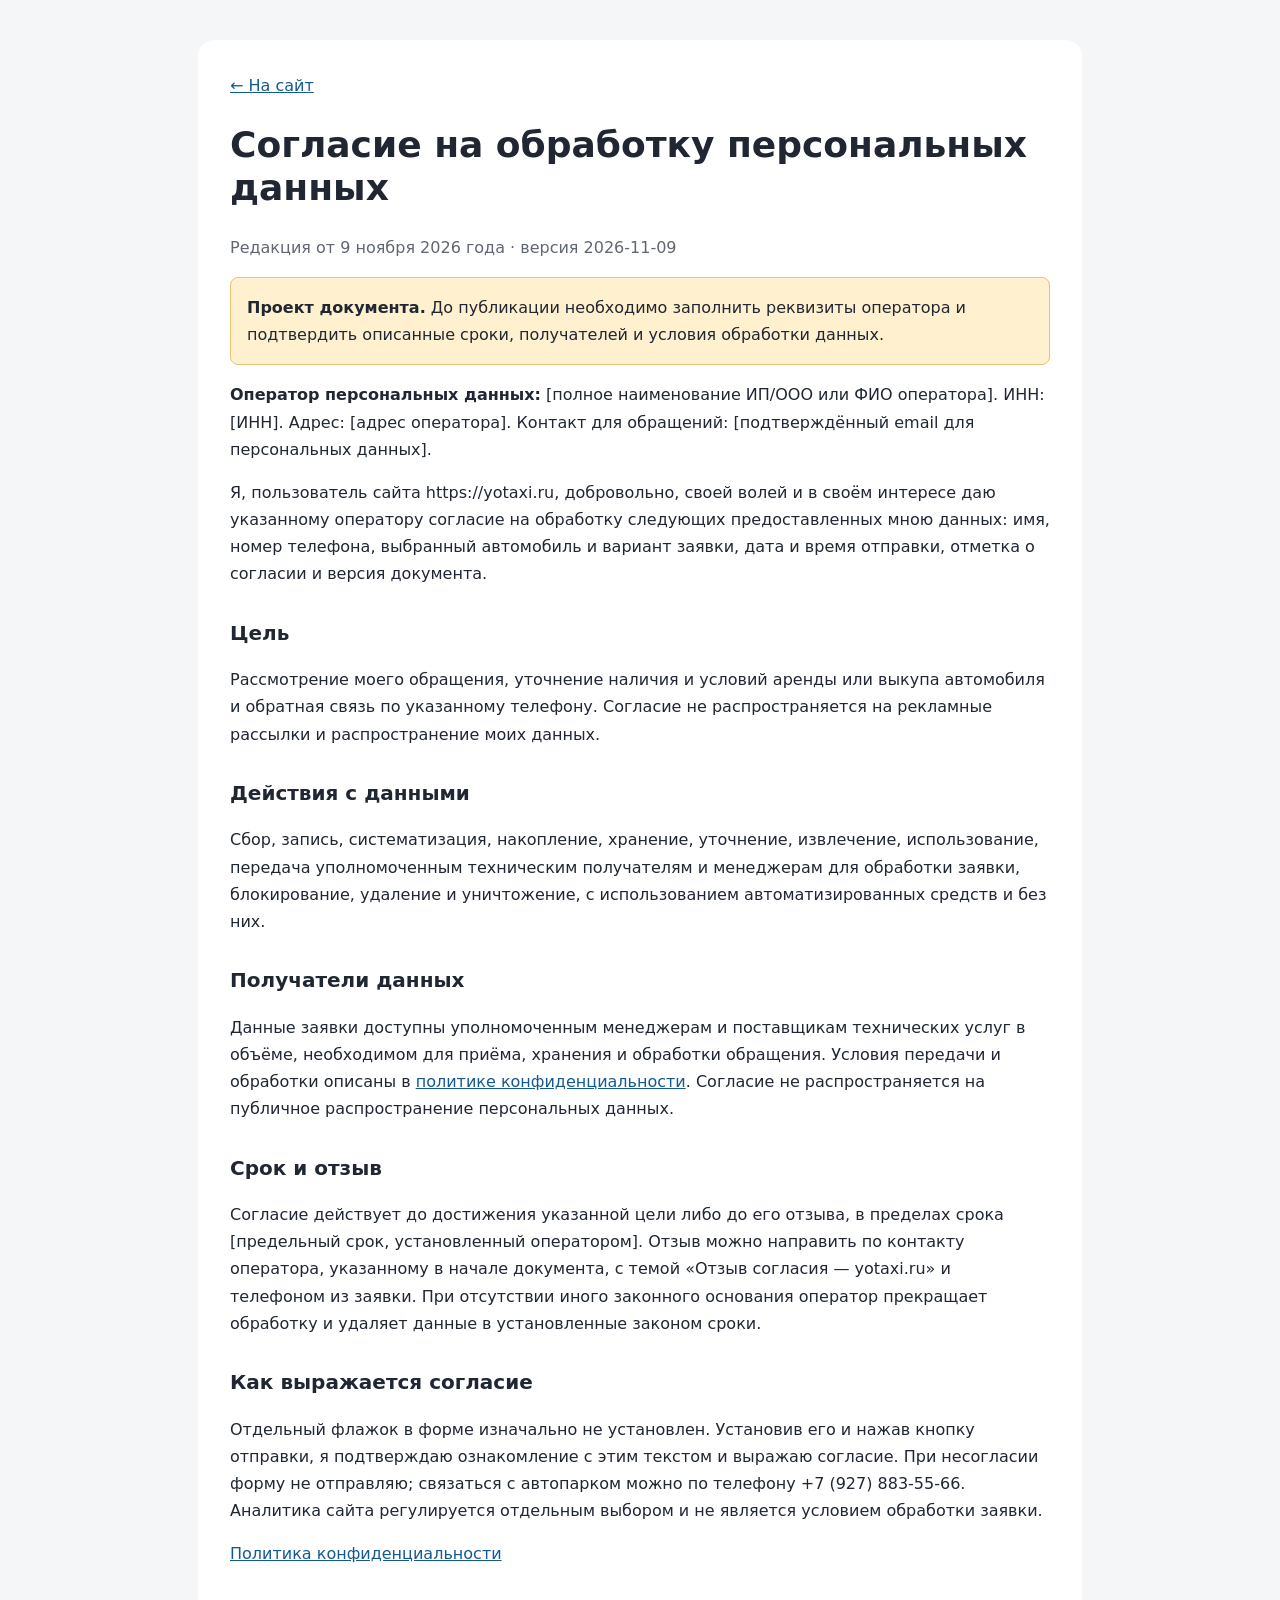
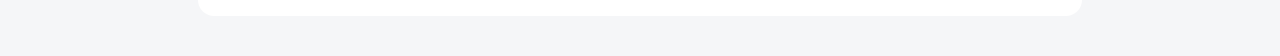
<file: consent.html>
<!doctype html><html lang="ru"><head><meta charset="utf-8"><meta name="viewport" content="width=device-width,initial-scale=1"><meta name="robots" content="noindex"><title>Согласие на обработку персональных данных — yotaxi.ru</title><style>body{margin:0;background:#f5f6f8;color:#202733;font:16px/1.7 system-ui,sans-serif}main{max-width:820px;margin:40px auto;padding:32px;background:white;border-radius:16px}h1{font-size:clamp(26px,5vw,36px);line-height:1.2}h2{font-size:20px;margin-top:28px}a{color:#145a91}.draft{padding:16px;background:#fff1cf;border:1px solid #e8c471;border-radius:8px}.meta{color:#606773} @media(max-width:600px){main{margin:0;padding:24px 20px;border-radius:0}}</style></head><body><main><a href="./">← На сайт</a><h1>Согласие на обработку персональных данных</h1><p class="meta">Редакция от 9 ноября 2026 года · версия 2026-11-09</p><p class="draft"><strong>Проект документа.</strong> До публикации необходимо заполнить реквизиты оператора и подтвердить описанные сроки, получателей и условия обработки данных.</p><p><strong>Оператор персональных данных:</strong> [полное наименование ИП/ООО или ФИО оператора]. ИНН: [ИНН]. Адрес: [адрес оператора]. Контакт для обращений: [подтверждённый email для персональных данных].</p>
<p>Я, пользователь сайта https://yotaxi.ru, добровольно, своей волей и в своём интересе даю указанному оператору согласие на обработку следующих предоставленных мною данных: имя, номер телефона, выбранный автомобиль и вариант заявки, дата и время отправки, отметка о согласии и версия документа.</p>
<h2>Цель</h2><p>Рассмотрение моего обращения, уточнение наличия и условий аренды или выкупа автомобиля и обратная связь по указанному телефону. Согласие не распространяется на рекламные рассылки и распространение моих данных.</p>
<h2>Действия с данными</h2><p>Сбор, запись, систематизация, накопление, хранение, уточнение, извлечение, использование, передача уполномоченным техническим получателям и менеджерам для обработки заявки, блокирование, удаление и уничтожение, с использованием автоматизированных средств и без них.</p>
<h2>Получатели данных</h2><p>Данные заявки доступны уполномоченным менеджерам и поставщикам технических услуг в объёме, необходимом для приёма, хранения и обработки обращения. Условия передачи и обработки описаны в <a href="privacy.html">политике конфиденциальности</a>. Согласие не распространяется на публичное распространение персональных данных.</p>
<h2>Срок и отзыв</h2><p>Согласие действует до достижения указанной цели либо до его отзыва, в пределах срока [предельный срок, установленный оператором]. Отзыв можно направить по контакту оператора, указанному в начале документа, с темой «Отзыв согласия — yotaxi.ru» и телефоном из заявки. При отсутствии иного законного основания оператор прекращает обработку и удаляет данные в установленные законом сроки.</p>
<h2>Как выражается согласие</h2><p>Отдельный флажок в форме изначально не установлен. Установив его и нажав кнопку отправки, я подтверждаю ознакомление с этим текстом и выражаю согласие. При несогласии форму не отправляю; связаться с автопарком можно по телефону +7 (927) 883-55-66. Аналитика сайта регулируется отдельным выбором и не является условием обработки заявки.</p>
<p><a href="privacy.html">Политика конфиденциальности</a></p>
</main></body></html>
</file>
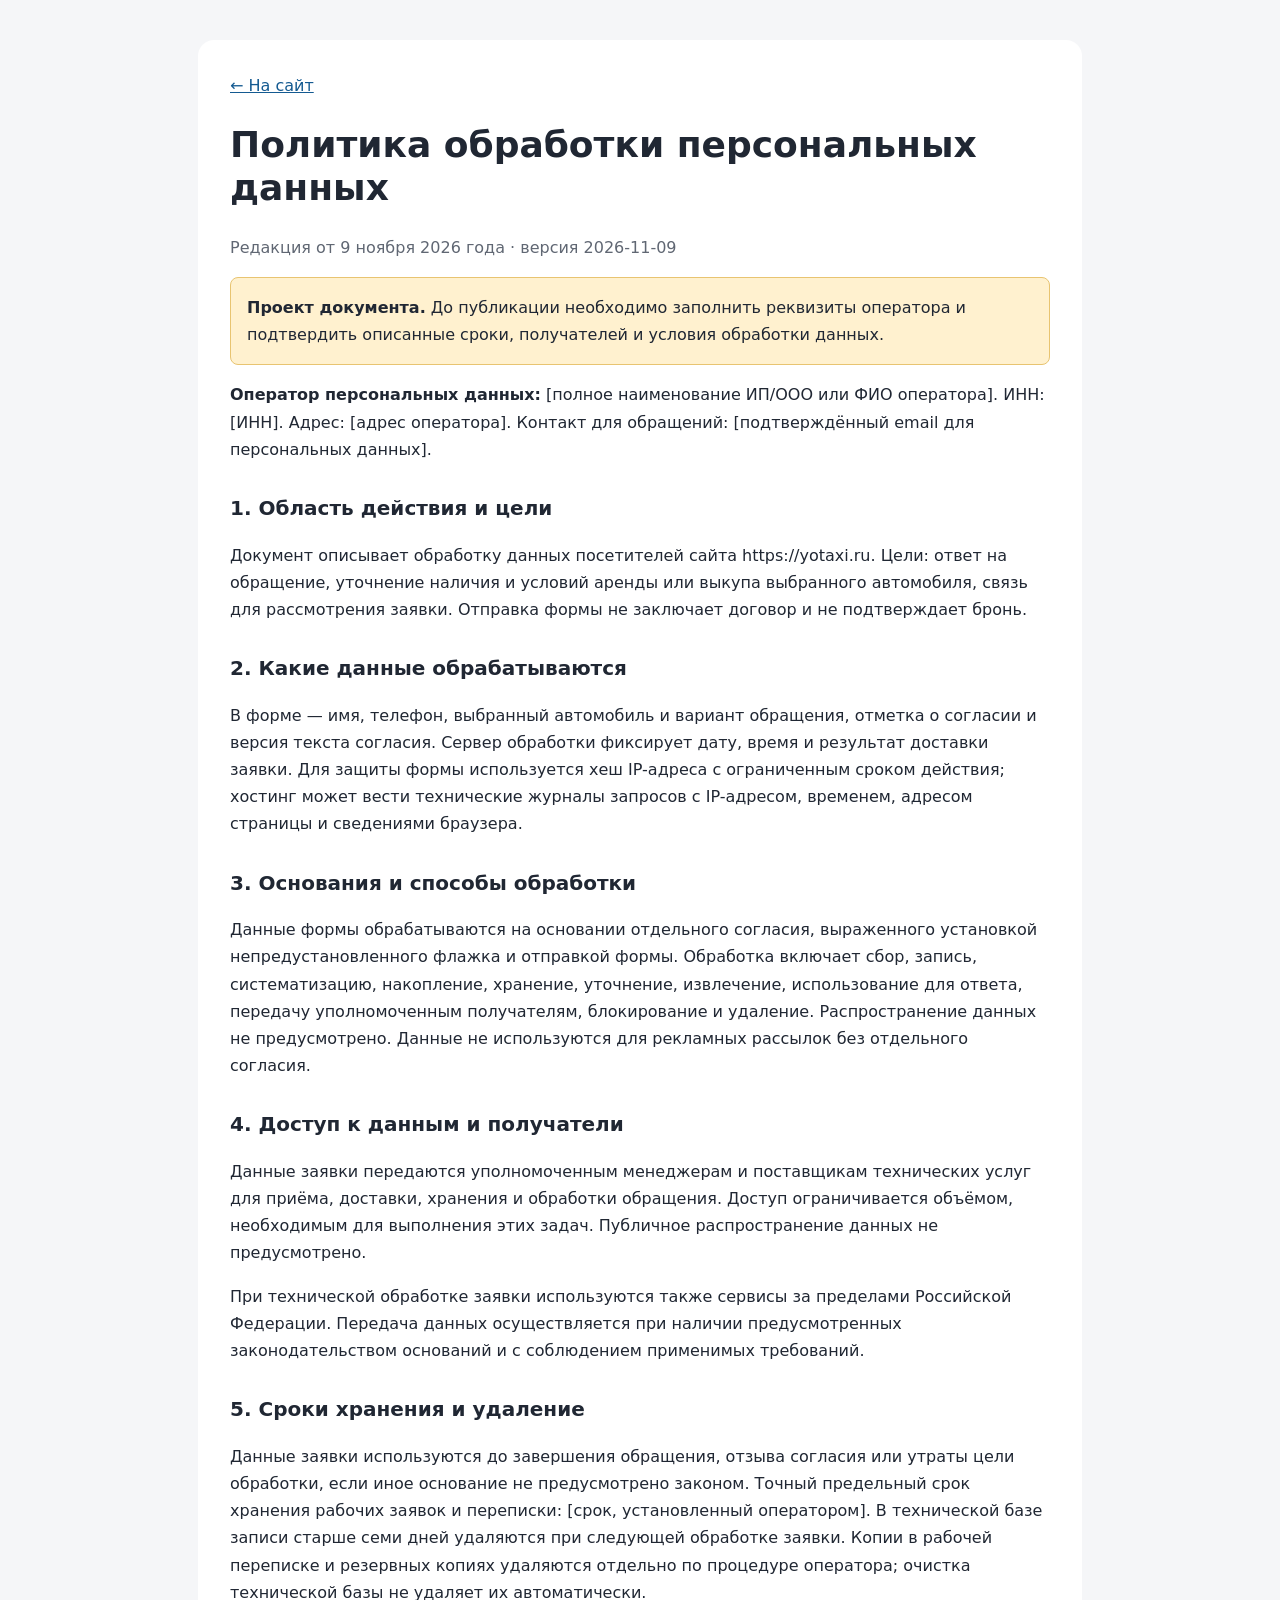
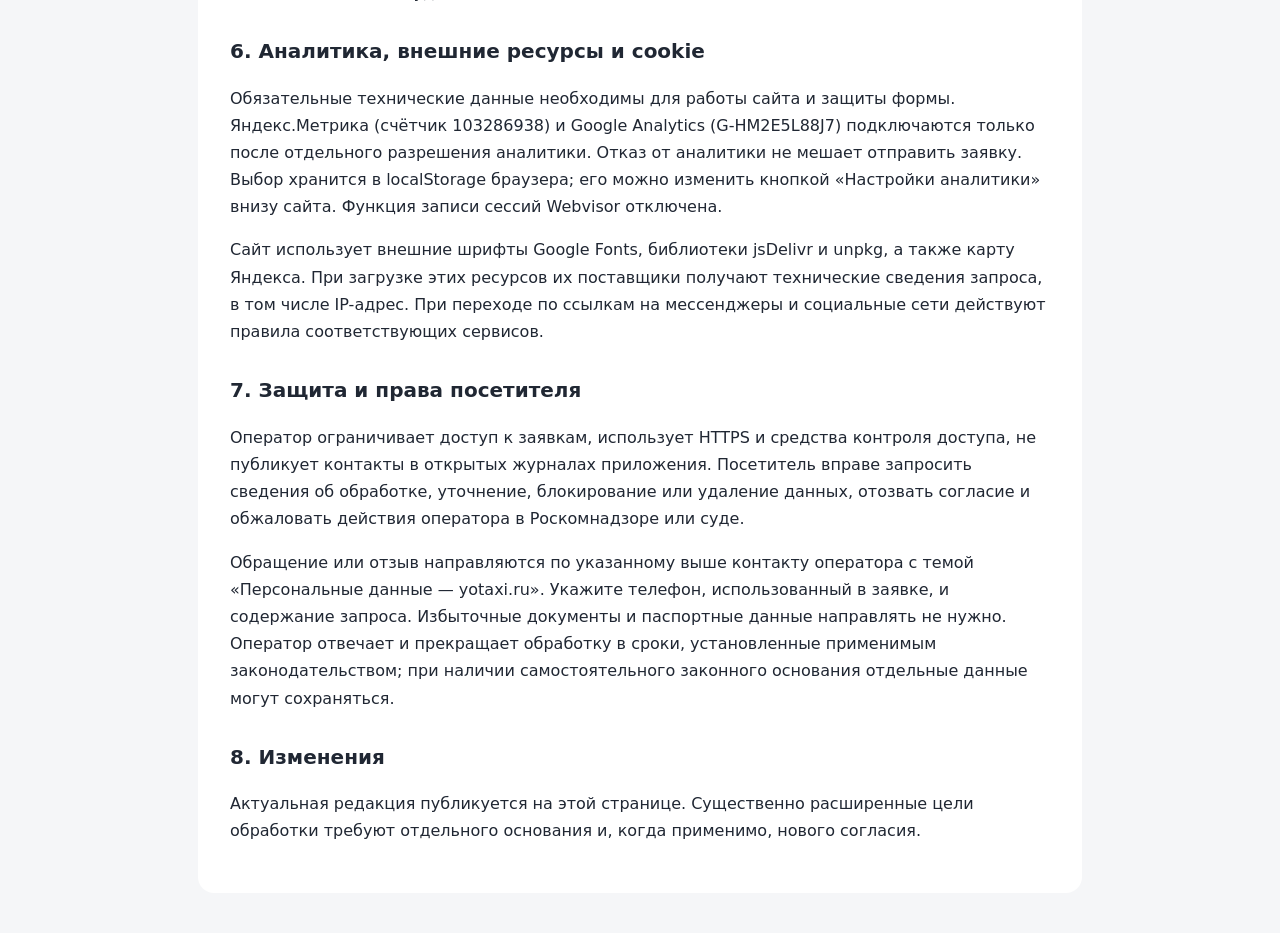
<file: privacy.html>
<!doctype html><html lang="ru"><head><meta charset="utf-8"><meta name="viewport" content="width=device-width,initial-scale=1"><meta name="robots" content="noindex"><title>Политика обработки персональных данных — yotaxi.ru</title><style>body{margin:0;background:#f5f6f8;color:#202733;font:16px/1.7 system-ui,sans-serif}main{max-width:820px;margin:40px auto;padding:32px;background:white;border-radius:16px}h1{font-size:clamp(26px,5vw,36px);line-height:1.2}h2{font-size:20px;margin-top:28px}a{color:#145a91}.draft{padding:16px;background:#fff1cf;border:1px solid #e8c471;border-radius:8px}.meta{color:#606773} @media(max-width:600px){main{margin:0;padding:24px 20px;border-radius:0}}</style></head><body><main><a href="./">← На сайт</a><h1>Политика обработки персональных данных</h1><p class="meta">Редакция от 9 ноября 2026 года · версия 2026-11-09</p><p class="draft"><strong>Проект документа.</strong> До публикации необходимо заполнить реквизиты оператора и подтвердить описанные сроки, получателей и условия обработки данных.</p><p><strong>Оператор персональных данных:</strong> [полное наименование ИП/ООО или ФИО оператора]. ИНН: [ИНН]. Адрес: [адрес оператора]. Контакт для обращений: [подтверждённый email для персональных данных].</p>
<h2>1. Область действия и цели</h2>
<p>Документ описывает обработку данных посетителей сайта https://yotaxi.ru. Цели: ответ на обращение, уточнение наличия и условий аренды или выкупа выбранного автомобиля, связь для рассмотрения заявки. Отправка формы не заключает договор и не подтверждает бронь.</p>
<h2>2. Какие данные обрабатываются</h2>
<p>В форме — имя, телефон, выбранный автомобиль и вариант обращения, отметка о согласии и версия текста согласия. Сервер обработки фиксирует дату, время и результат доставки заявки. Для защиты формы используется хеш IP-адреса с ограниченным сроком действия; хостинг может вести технические журналы запросов с IP-адресом, временем, адресом страницы и сведениями браузера.</p>
<h2>3. Основания и способы обработки</h2>
<p>Данные формы обрабатываются на основании отдельного согласия, выраженного установкой непредустановленного флажка и отправкой формы. Обработка включает сбор, запись, систематизацию, накопление, хранение, уточнение, извлечение, использование для ответа, передачу уполномоченным получателям, блокирование и удаление. Распространение данных не предусмотрено. Данные не используются для рекламных рассылок без отдельного согласия.</p>
<h2>4. Доступ к данным и получатели</h2>
<p>Данные заявки передаются уполномоченным менеджерам и поставщикам технических услуг для приёма, доставки, хранения и обработки обращения. Доступ ограничивается объёмом, необходимым для выполнения этих задач. Публичное распространение данных не предусмотрено.</p>
<p>При технической обработке заявки используются также сервисы за пределами Российской Федерации. Передача данных осуществляется при наличии предусмотренных законодательством оснований и с соблюдением применимых требований.</p>
<h2>5. Сроки хранения и удаление</h2>
<p>Данные заявки используются до завершения обращения, отзыва согласия или утраты цели обработки, если иное основание не предусмотрено законом. Точный предельный срок хранения рабочих заявок и переписки: [срок, установленный оператором]. В технической базе записи старше семи дней удаляются при следующей обработке заявки. Копии в рабочей переписке и резервных копиях удаляются отдельно по процедуре оператора; очистка технической базы не удаляет их автоматически.</p>
<h2>6. Аналитика, внешние ресурсы и cookie</h2>
<p>Обязательные технические данные необходимы для работы сайта и защиты формы. Яндекс.Метрика (счётчик 103286938) и Google Analytics (G-HM2E5L88J7) подключаются только после отдельного разрешения аналитики. Отказ от аналитики не мешает отправить заявку. Выбор хранится в localStorage браузера; его можно изменить кнопкой «Настройки аналитики» внизу сайта. Функция записи сессий Webvisor отключена.</p>
<p>Сайт использует внешние шрифты Google Fonts, библиотеки jsDelivr и unpkg, а также карту Яндекса. При загрузке этих ресурсов их поставщики получают технические сведения запроса, в том числе IP-адрес. При переходе по ссылкам на мессенджеры и социальные сети действуют правила соответствующих сервисов.</p>
<h2>7. Защита и права посетителя</h2>
<p>Оператор ограничивает доступ к заявкам, использует HTTPS и средства контроля доступа, не публикует контакты в открытых журналах приложения. Посетитель вправе запросить сведения об обработке, уточнение, блокирование или удаление данных, отозвать согласие и обжаловать действия оператора в Роскомнадзоре или суде.</p>
<p>Обращение или отзыв направляются по указанному выше контакту оператора с темой «Персональные данные — yotaxi.ru». Укажите телефон, использованный в заявке, и содержание запроса. Избыточные документы и паспортные данные направлять не нужно. Оператор отвечает и прекращает обработку в сроки, установленные применимым законодательством; при наличии самостоятельного законного основания отдельные данные могут сохраняться.</p>
<h2>8. Изменения</h2><p>Актуальная редакция публикуется на этой странице. Существенно расширенные цели обработки требуют отдельного основания и, когда применимо, нового согласия.</p>
</main></body></html>
</file>
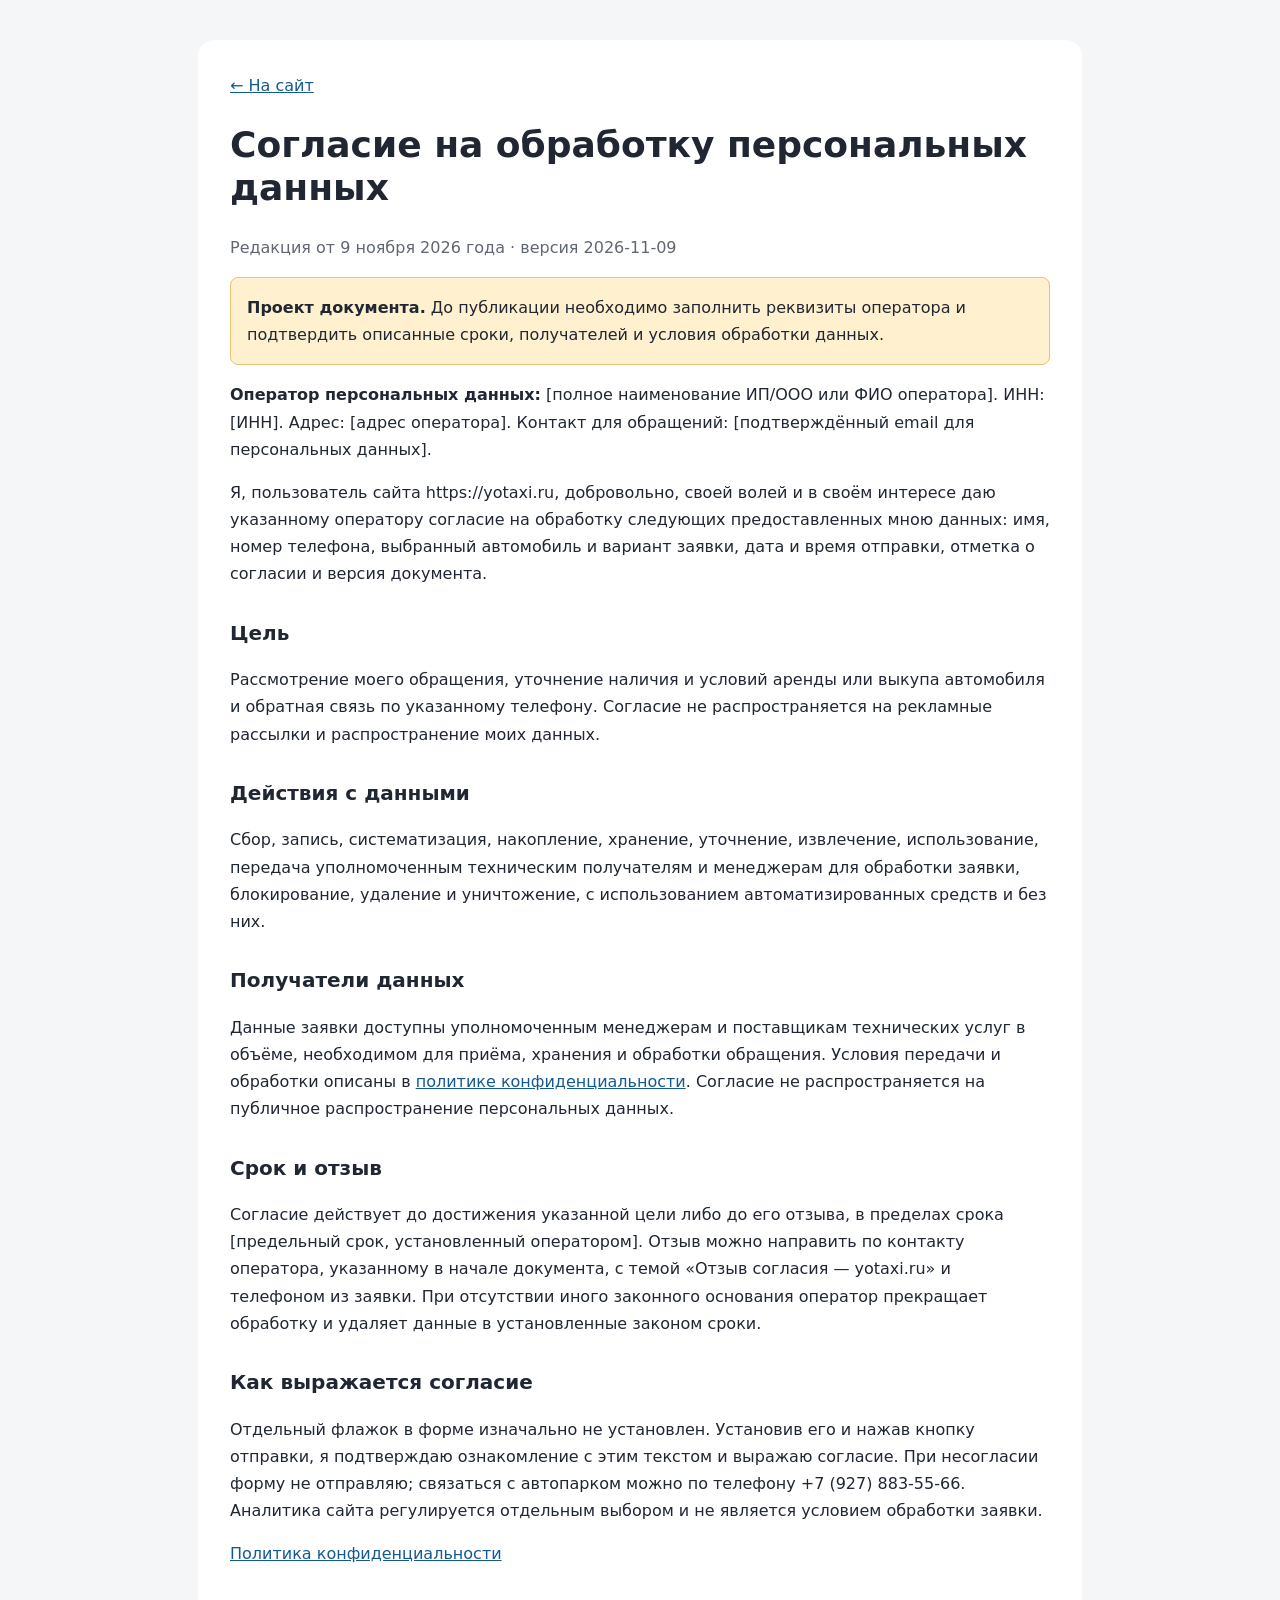
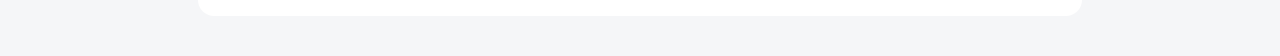
<file: booking-preview/consent.html>
<!doctype html><html lang="ru"><head><meta charset="utf-8"><meta name="viewport" content="width=device-width,initial-scale=1"><meta name="robots" content="noindex"><title>Согласие на обработку персональных данных — yotaxi.ru</title><style>body{margin:0;background:#f5f6f8;color:#202733;font:16px/1.7 system-ui,sans-serif}main{max-width:820px;margin:40px auto;padding:32px;background:white;border-radius:16px}h1{font-size:clamp(26px,5vw,36px);line-height:1.2}h2{font-size:20px;margin-top:28px}a{color:#145a91}.draft{padding:16px;background:#fff1cf;border:1px solid #e8c471;border-radius:8px}.meta{color:#606773} @media(max-width:600px){main{margin:0;padding:24px 20px;border-radius:0}}</style></head><body><main><a href="../booking-preview.html">← На сайт</a><h1>Согласие на обработку персональных данных</h1><p class="meta">Редакция от 9 ноября 2026 года · версия 2026-11-09</p><p class="draft"><strong>Проект документа.</strong> До публикации необходимо заполнить реквизиты оператора и подтвердить описанные сроки, получателей и условия обработки данных.</p><p><strong>Оператор персональных данных:</strong> [полное наименование ИП/ООО или ФИО оператора]. ИНН: [ИНН]. Адрес: [адрес оператора]. Контакт для обращений: [подтверждённый email для персональных данных].</p>
<p>Я, пользователь сайта https://yotaxi.ru, добровольно, своей волей и в своём интересе даю указанному оператору согласие на обработку следующих предоставленных мною данных: имя, номер телефона, выбранный автомобиль и вариант заявки, дата и время отправки, отметка о согласии и версия документа.</p>
<h2>Цель</h2><p>Рассмотрение моего обращения, уточнение наличия и условий аренды или выкупа автомобиля и обратная связь по указанному телефону. Согласие не распространяется на рекламные рассылки и распространение моих данных.</p>
<h2>Действия с данными</h2><p>Сбор, запись, систематизация, накопление, хранение, уточнение, извлечение, использование, передача уполномоченным техническим получателям и менеджерам для обработки заявки, блокирование, удаление и уничтожение, с использованием автоматизированных средств и без них.</p>
<h2>Получатели данных</h2><p>Данные заявки доступны уполномоченным менеджерам и поставщикам технических услуг в объёме, необходимом для приёма, хранения и обработки обращения. Условия передачи и обработки описаны в <a href="privacy.html">политике конфиденциальности</a>. Согласие не распространяется на публичное распространение персональных данных.</p>
<h2>Срок и отзыв</h2><p>Согласие действует до достижения указанной цели либо до его отзыва, в пределах срока [предельный срок, установленный оператором]. Отзыв можно направить по контакту оператора, указанному в начале документа, с темой «Отзыв согласия — yotaxi.ru» и телефоном из заявки. При отсутствии иного законного основания оператор прекращает обработку и удаляет данные в установленные законом сроки.</p>
<h2>Как выражается согласие</h2><p>Отдельный флажок в форме изначально не установлен. Установив его и нажав кнопку отправки, я подтверждаю ознакомление с этим текстом и выражаю согласие. При несогласии форму не отправляю; связаться с автопарком можно по телефону +7 (927) 883-55-66. Аналитика сайта регулируется отдельным выбором и не является условием обработки заявки.</p>
<p><a href="privacy.html">Политика конфиденциальности</a></p>
</main></body></html>
</file>
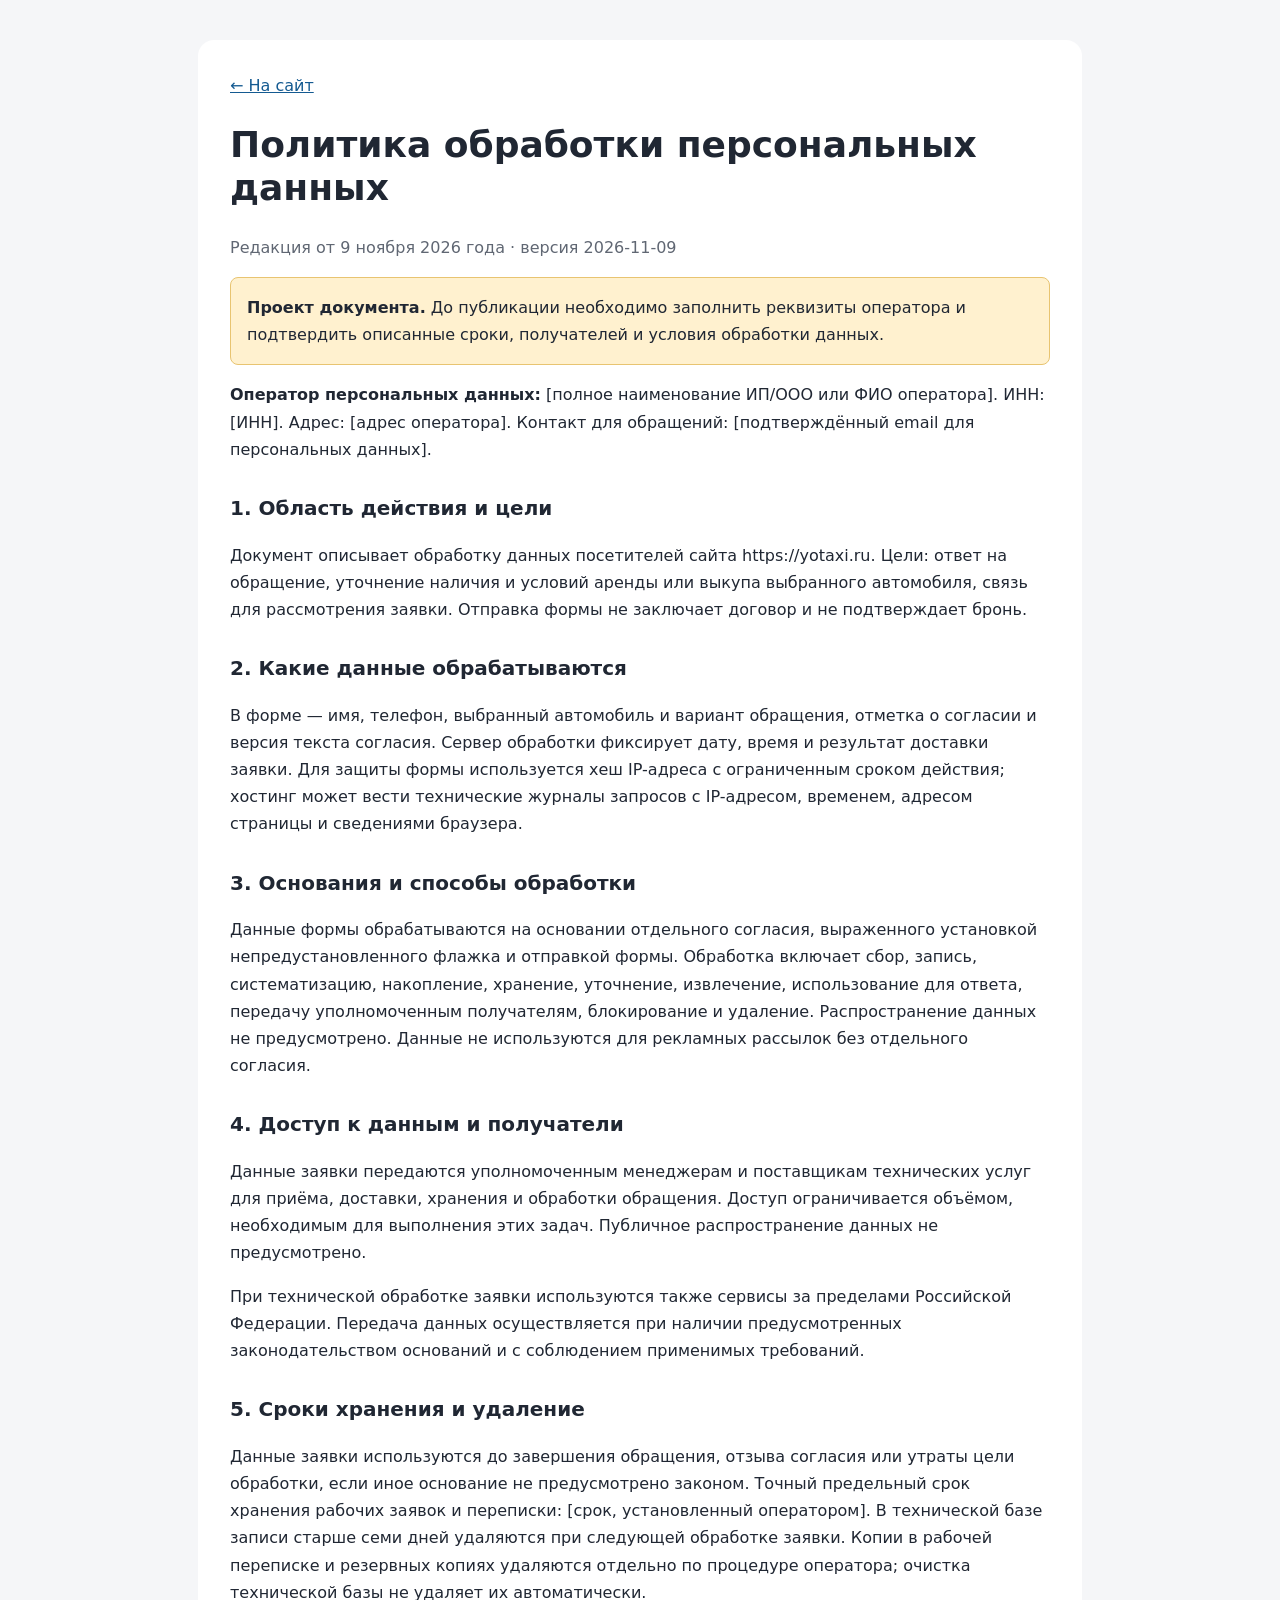
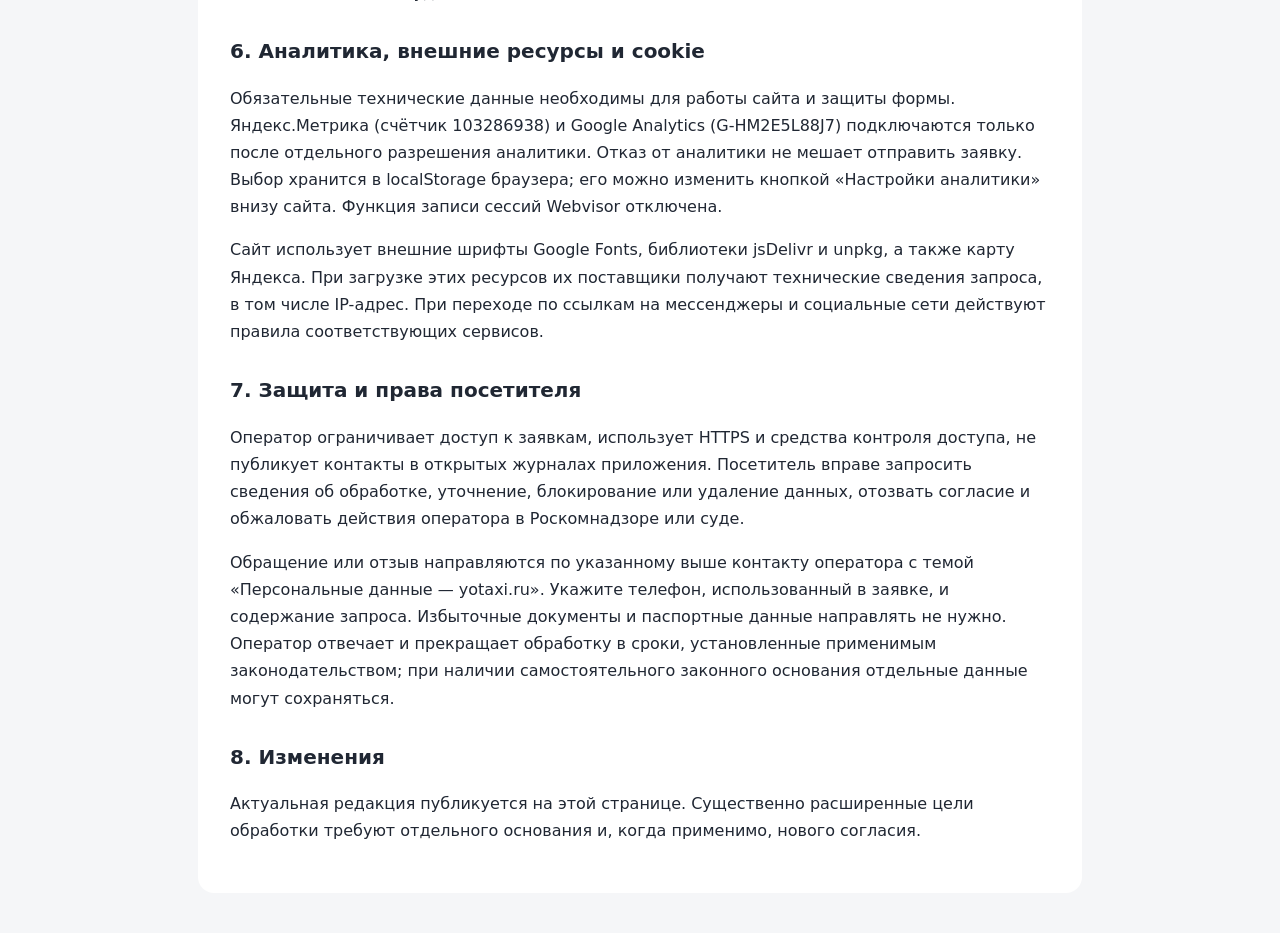
<file: booking-preview/privacy.html>
<!doctype html><html lang="ru"><head><meta charset="utf-8"><meta name="viewport" content="width=device-width,initial-scale=1"><meta name="robots" content="noindex"><title>Политика обработки персональных данных — yotaxi.ru</title><style>body{margin:0;background:#f5f6f8;color:#202733;font:16px/1.7 system-ui,sans-serif}main{max-width:820px;margin:40px auto;padding:32px;background:white;border-radius:16px}h1{font-size:clamp(26px,5vw,36px);line-height:1.2}h2{font-size:20px;margin-top:28px}a{color:#145a91}.draft{padding:16px;background:#fff1cf;border:1px solid #e8c471;border-radius:8px}.meta{color:#606773} @media(max-width:600px){main{margin:0;padding:24px 20px;border-radius:0}}</style></head><body><main><a href="../booking-preview.html">← На сайт</a><h1>Политика обработки персональных данных</h1><p class="meta">Редакция от 9 ноября 2026 года · версия 2026-11-09</p><p class="draft"><strong>Проект документа.</strong> До публикации необходимо заполнить реквизиты оператора и подтвердить описанные сроки, получателей и условия обработки данных.</p><p><strong>Оператор персональных данных:</strong> [полное наименование ИП/ООО или ФИО оператора]. ИНН: [ИНН]. Адрес: [адрес оператора]. Контакт для обращений: [подтверждённый email для персональных данных].</p>
<h2>1. Область действия и цели</h2>
<p>Документ описывает обработку данных посетителей сайта https://yotaxi.ru. Цели: ответ на обращение, уточнение наличия и условий аренды или выкупа выбранного автомобиля, связь для рассмотрения заявки. Отправка формы не заключает договор и не подтверждает бронь.</p>
<h2>2. Какие данные обрабатываются</h2>
<p>В форме — имя, телефон, выбранный автомобиль и вариант обращения, отметка о согласии и версия текста согласия. Сервер обработки фиксирует дату, время и результат доставки заявки. Для защиты формы используется хеш IP-адреса с ограниченным сроком действия; хостинг может вести технические журналы запросов с IP-адресом, временем, адресом страницы и сведениями браузера.</p>
<h2>3. Основания и способы обработки</h2>
<p>Данные формы обрабатываются на основании отдельного согласия, выраженного установкой непредустановленного флажка и отправкой формы. Обработка включает сбор, запись, систематизацию, накопление, хранение, уточнение, извлечение, использование для ответа, передачу уполномоченным получателям, блокирование и удаление. Распространение данных не предусмотрено. Данные не используются для рекламных рассылок без отдельного согласия.</p>
<h2>4. Доступ к данным и получатели</h2>
<p>Данные заявки передаются уполномоченным менеджерам и поставщикам технических услуг для приёма, доставки, хранения и обработки обращения. Доступ ограничивается объёмом, необходимым для выполнения этих задач. Публичное распространение данных не предусмотрено.</p>
<p>При технической обработке заявки используются также сервисы за пределами Российской Федерации. Передача данных осуществляется при наличии предусмотренных законодательством оснований и с соблюдением применимых требований.</p>
<h2>5. Сроки хранения и удаление</h2>
<p>Данные заявки используются до завершения обращения, отзыва согласия или утраты цели обработки, если иное основание не предусмотрено законом. Точный предельный срок хранения рабочих заявок и переписки: [срок, установленный оператором]. В технической базе записи старше семи дней удаляются при следующей обработке заявки. Копии в рабочей переписке и резервных копиях удаляются отдельно по процедуре оператора; очистка технической базы не удаляет их автоматически.</p>
<h2>6. Аналитика, внешние ресурсы и cookie</h2>
<p>Обязательные технические данные необходимы для работы сайта и защиты формы. Яндекс.Метрика (счётчик 103286938) и Google Analytics (G-HM2E5L88J7) подключаются только после отдельного разрешения аналитики. Отказ от аналитики не мешает отправить заявку. Выбор хранится в localStorage браузера; его можно изменить кнопкой «Настройки аналитики» внизу сайта. Функция записи сессий Webvisor отключена.</p>
<p>Сайт использует внешние шрифты Google Fonts, библиотеки jsDelivr и unpkg, а также карту Яндекса. При загрузке этих ресурсов их поставщики получают технические сведения запроса, в том числе IP-адрес. При переходе по ссылкам на мессенджеры и социальные сети действуют правила соответствующих сервисов.</p>
<h2>7. Защита и права посетителя</h2>
<p>Оператор ограничивает доступ к заявкам, использует HTTPS и средства контроля доступа, не публикует контакты в открытых журналах приложения. Посетитель вправе запросить сведения об обработке, уточнение, блокирование или удаление данных, отозвать согласие и обжаловать действия оператора в Роскомнадзоре или суде.</p>
<p>Обращение или отзыв направляются по указанному выше контакту оператора с темой «Персональные данные — yotaxi.ru». Укажите телефон, использованный в заявке, и содержание запроса. Избыточные документы и паспортные данные направлять не нужно. Оператор отвечает и прекращает обработку в сроки, установленные применимым законодательством; при наличии самостоятельного законного основания отдельные данные могут сохраняться.</p>
<h2>8. Изменения</h2><p>Актуальная редакция публикуется на этой странице. Существенно расширенные цели обработки требуют отдельного основания и, когда применимо, нового согласия.</p>
</main></body></html>
</file>
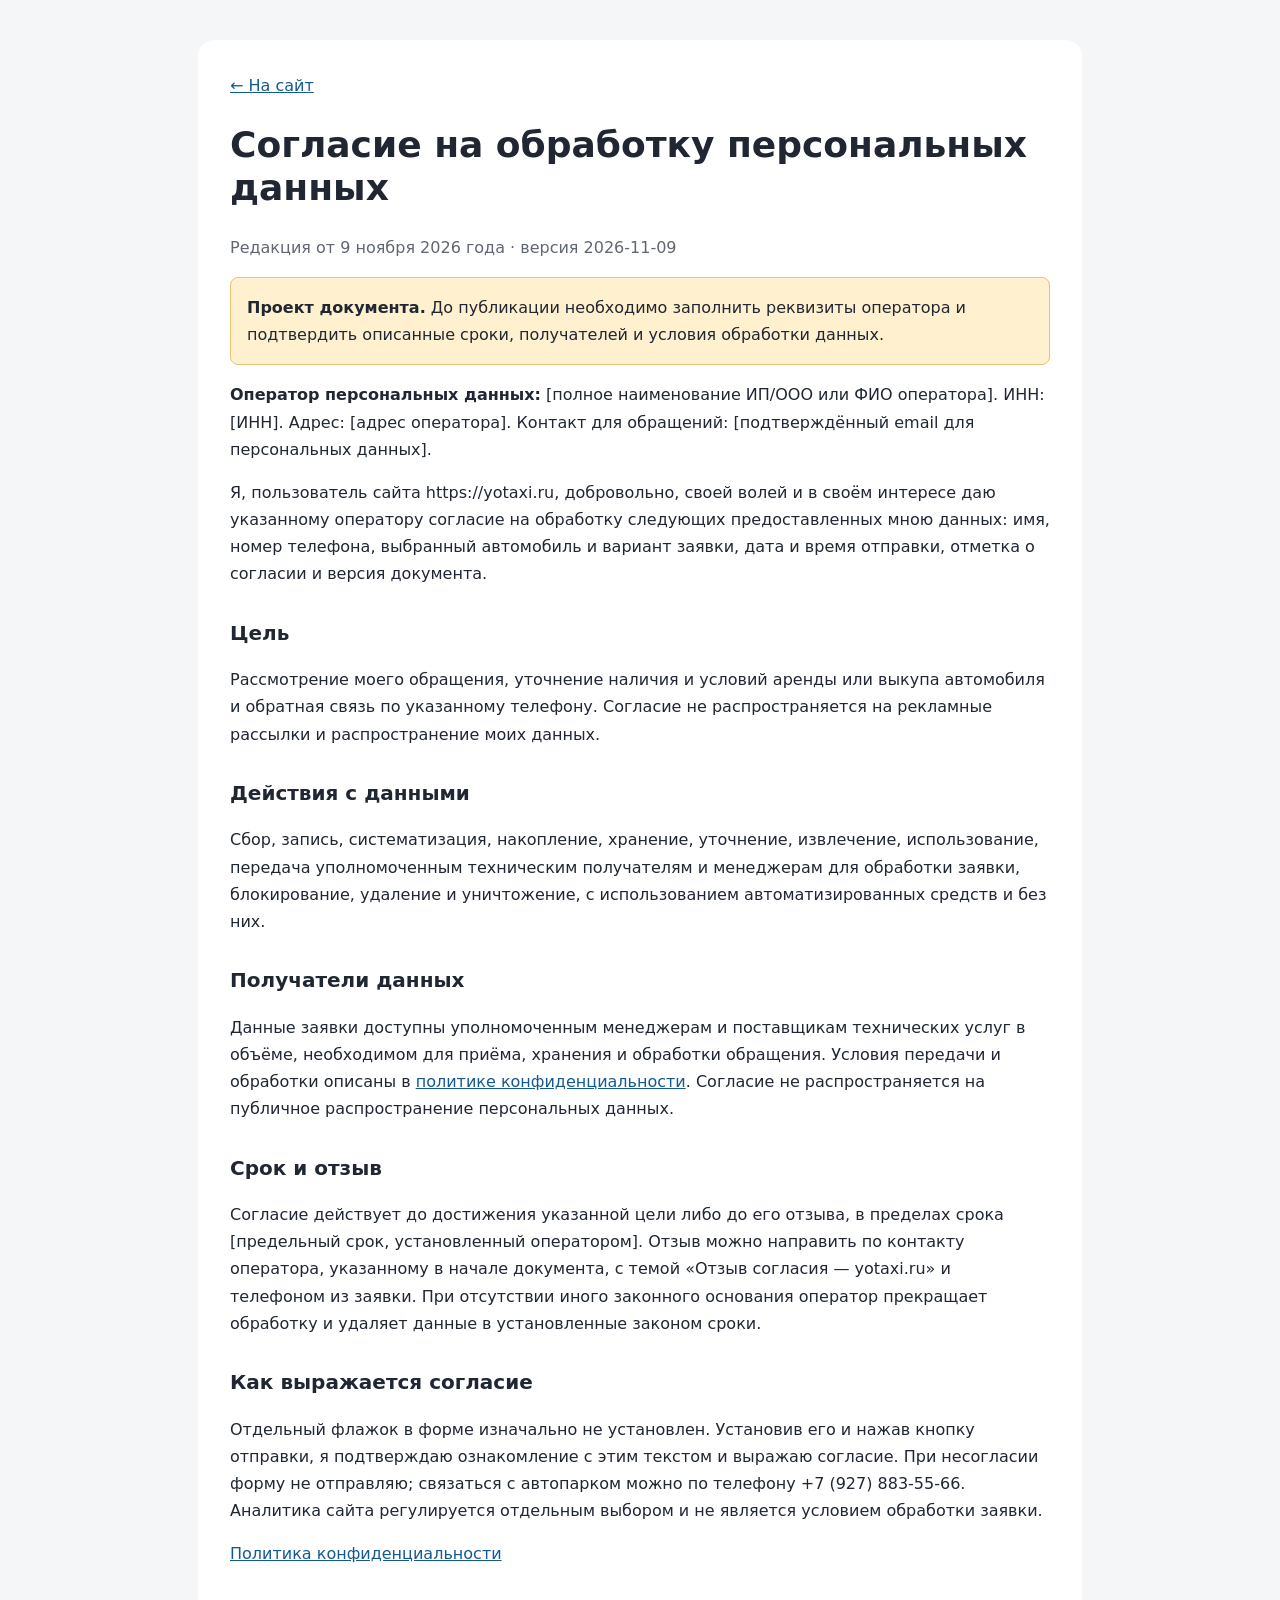
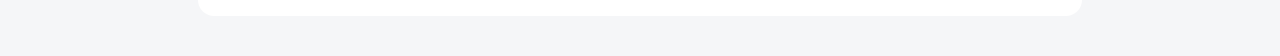
<file: deploy/production/assets-v20261110/consent.html>
<!doctype html><html lang="ru"><head><meta charset="utf-8"><meta name="viewport" content="width=device-width,initial-scale=1"><meta name="robots" content="noindex"><title>Согласие на обработку персональных данных — yotaxi.ru</title><style>body{margin:0;background:#f5f6f8;color:#202733;font:16px/1.7 system-ui,sans-serif}main{max-width:820px;margin:40px auto;padding:32px;background:white;border-radius:16px}h1{font-size:clamp(26px,5vw,36px);line-height:1.2}h2{font-size:20px;margin-top:28px}a{color:#145a91}.draft{padding:16px;background:#fff1cf;border:1px solid #e8c471;border-radius:8px}.meta{color:#606773} @media(max-width:600px){main{margin:0;padding:24px 20px;border-radius:0}}</style></head><body><main><a href="../">← На сайт</a><h1>Согласие на обработку персональных данных</h1><p class="meta">Редакция от 9 ноября 2026 года · версия 2026-11-09</p><p class="draft"><strong>Проект документа.</strong> До публикации необходимо заполнить реквизиты оператора и подтвердить описанные сроки, получателей и условия обработки данных.</p><p><strong>Оператор персональных данных:</strong> [полное наименование ИП/ООО или ФИО оператора]. ИНН: [ИНН]. Адрес: [адрес оператора]. Контакт для обращений: [подтверждённый email для персональных данных].</p>
<p>Я, пользователь сайта https://yotaxi.ru, добровольно, своей волей и в своём интересе даю указанному оператору согласие на обработку следующих предоставленных мною данных: имя, номер телефона, выбранный автомобиль и вариант заявки, дата и время отправки, отметка о согласии и версия документа.</p>
<h2>Цель</h2><p>Рассмотрение моего обращения, уточнение наличия и условий аренды или выкупа автомобиля и обратная связь по указанному телефону. Согласие не распространяется на рекламные рассылки и распространение моих данных.</p>
<h2>Действия с данными</h2><p>Сбор, запись, систематизация, накопление, хранение, уточнение, извлечение, использование, передача уполномоченным техническим получателям и менеджерам для обработки заявки, блокирование, удаление и уничтожение, с использованием автоматизированных средств и без них.</p>
<h2>Получатели данных</h2><p>Данные заявки доступны уполномоченным менеджерам и поставщикам технических услуг в объёме, необходимом для приёма, хранения и обработки обращения. Условия передачи и обработки описаны в <a href="privacy.html">политике конфиденциальности</a>. Согласие не распространяется на публичное распространение персональных данных.</p>
<h2>Срок и отзыв</h2><p>Согласие действует до достижения указанной цели либо до его отзыва, в пределах срока [предельный срок, установленный оператором]. Отзыв можно направить по контакту оператора, указанному в начале документа, с темой «Отзыв согласия — yotaxi.ru» и телефоном из заявки. При отсутствии иного законного основания оператор прекращает обработку и удаляет данные в установленные законом сроки.</p>
<h2>Как выражается согласие</h2><p>Отдельный флажок в форме изначально не установлен. Установив его и нажав кнопку отправки, я подтверждаю ознакомление с этим текстом и выражаю согласие. При несогласии форму не отправляю; связаться с автопарком можно по телефону +7 (927) 883-55-66. Аналитика сайта регулируется отдельным выбором и не является условием обработки заявки.</p>
<p><a href="privacy.html">Политика конфиденциальности</a></p>
</main></body></html>
</file>
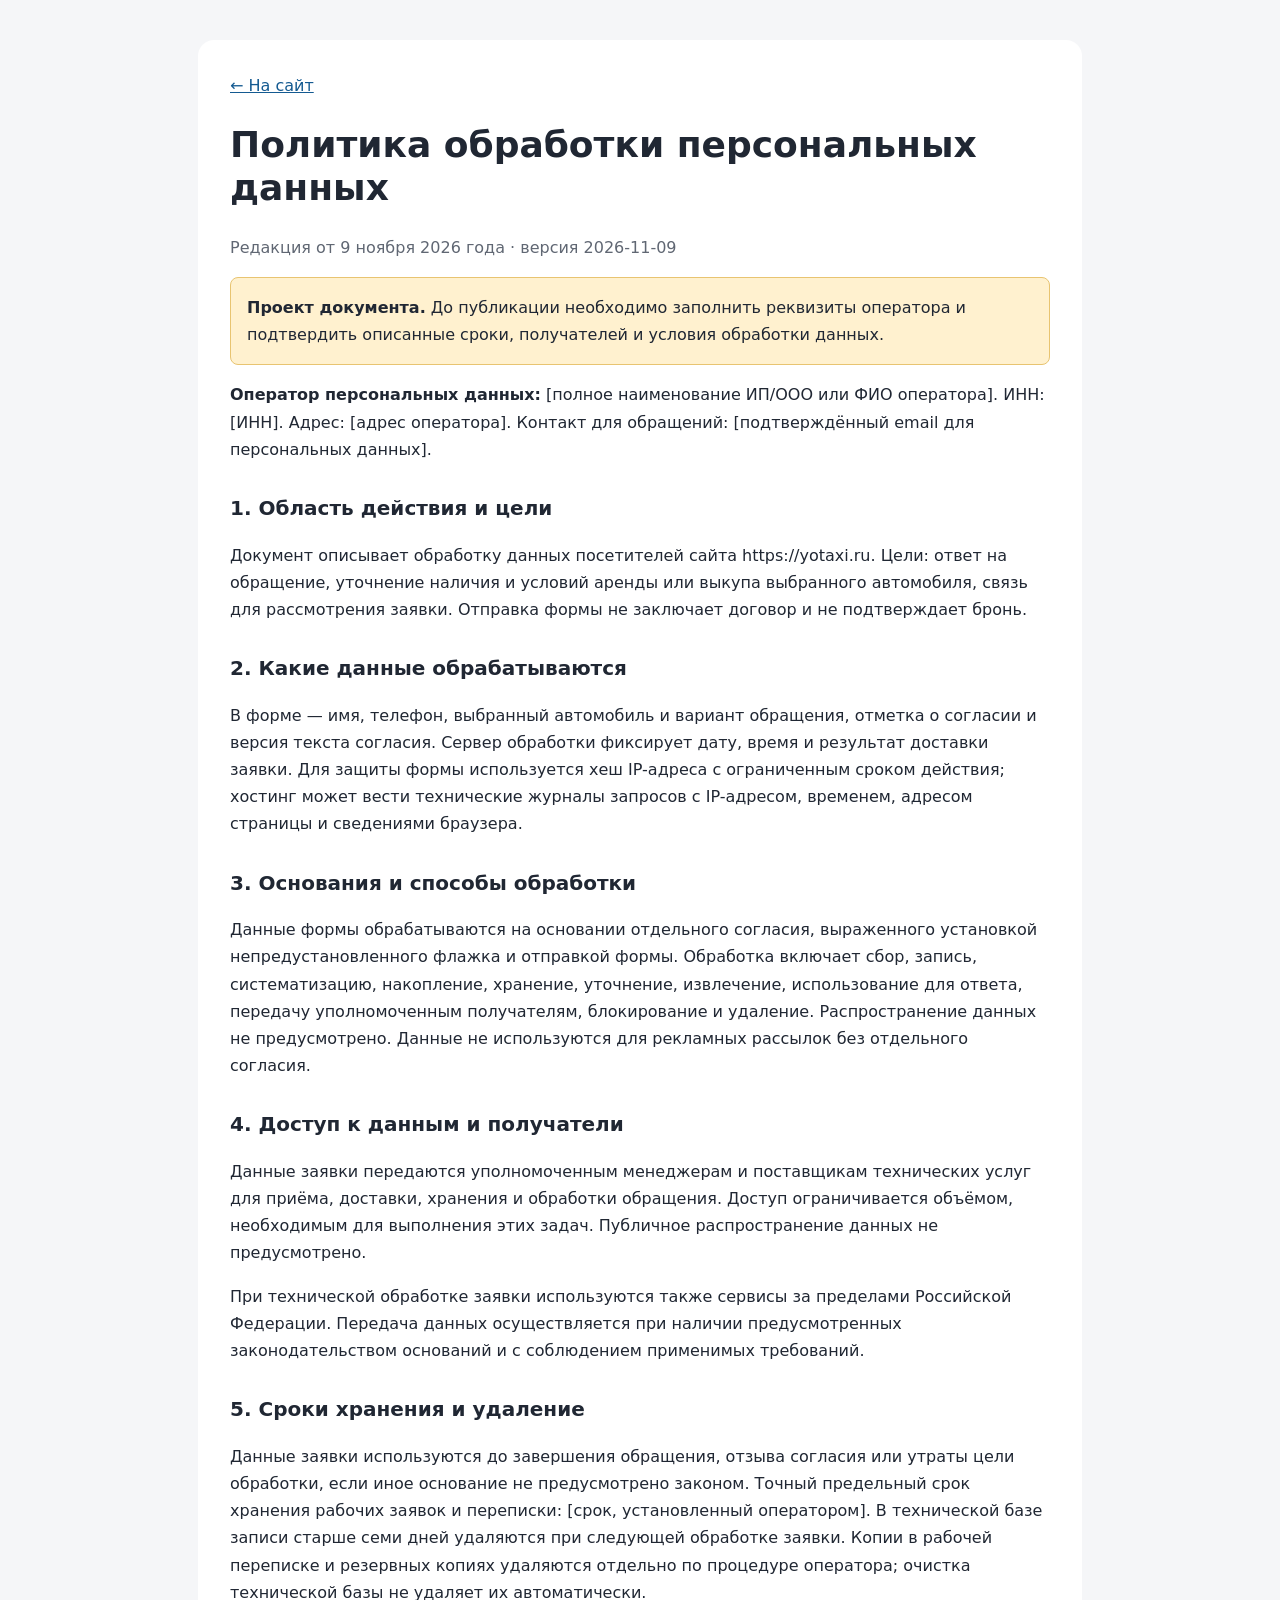
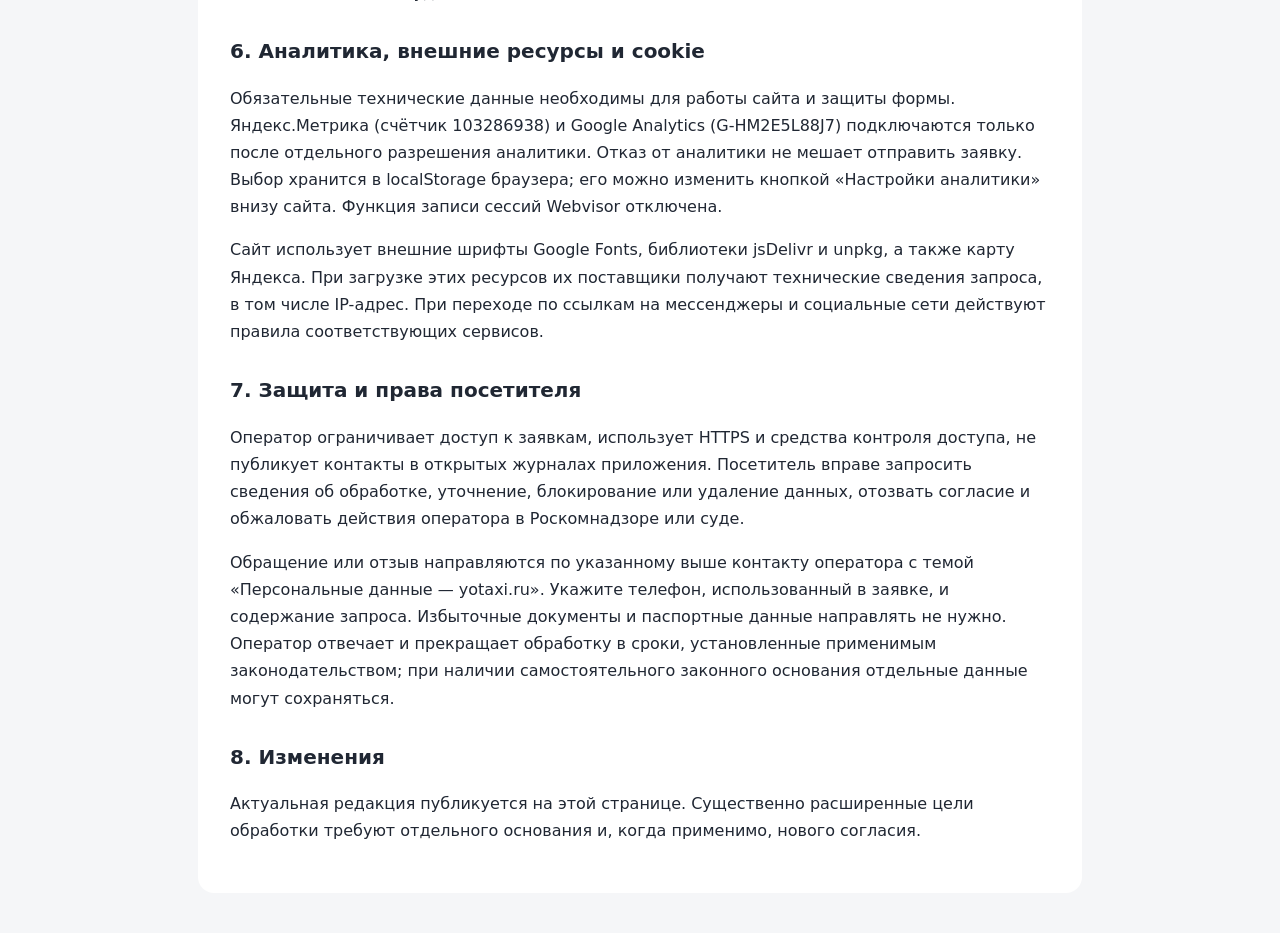
<file: deploy/production/assets-v20261110/privacy.html>
<!doctype html><html lang="ru"><head><meta charset="utf-8"><meta name="viewport" content="width=device-width,initial-scale=1"><meta name="robots" content="noindex"><title>Политика обработки персональных данных — yotaxi.ru</title><style>body{margin:0;background:#f5f6f8;color:#202733;font:16px/1.7 system-ui,sans-serif}main{max-width:820px;margin:40px auto;padding:32px;background:white;border-radius:16px}h1{font-size:clamp(26px,5vw,36px);line-height:1.2}h2{font-size:20px;margin-top:28px}a{color:#145a91}.draft{padding:16px;background:#fff1cf;border:1px solid #e8c471;border-radius:8px}.meta{color:#606773} @media(max-width:600px){main{margin:0;padding:24px 20px;border-radius:0}}</style></head><body><main><a href="../">← На сайт</a><h1>Политика обработки персональных данных</h1><p class="meta">Редакция от 9 ноября 2026 года · версия 2026-11-09</p><p class="draft"><strong>Проект документа.</strong> До публикации необходимо заполнить реквизиты оператора и подтвердить описанные сроки, получателей и условия обработки данных.</p><p><strong>Оператор персональных данных:</strong> [полное наименование ИП/ООО или ФИО оператора]. ИНН: [ИНН]. Адрес: [адрес оператора]. Контакт для обращений: [подтверждённый email для персональных данных].</p>
<h2>1. Область действия и цели</h2>
<p>Документ описывает обработку данных посетителей сайта https://yotaxi.ru. Цели: ответ на обращение, уточнение наличия и условий аренды или выкупа выбранного автомобиля, связь для рассмотрения заявки. Отправка формы не заключает договор и не подтверждает бронь.</p>
<h2>2. Какие данные обрабатываются</h2>
<p>В форме — имя, телефон, выбранный автомобиль и вариант обращения, отметка о согласии и версия текста согласия. Сервер обработки фиксирует дату, время и результат доставки заявки. Для защиты формы используется хеш IP-адреса с ограниченным сроком действия; хостинг может вести технические журналы запросов с IP-адресом, временем, адресом страницы и сведениями браузера.</p>
<h2>3. Основания и способы обработки</h2>
<p>Данные формы обрабатываются на основании отдельного согласия, выраженного установкой непредустановленного флажка и отправкой формы. Обработка включает сбор, запись, систематизацию, накопление, хранение, уточнение, извлечение, использование для ответа, передачу уполномоченным получателям, блокирование и удаление. Распространение данных не предусмотрено. Данные не используются для рекламных рассылок без отдельного согласия.</p>
<h2>4. Доступ к данным и получатели</h2>
<p>Данные заявки передаются уполномоченным менеджерам и поставщикам технических услуг для приёма, доставки, хранения и обработки обращения. Доступ ограничивается объёмом, необходимым для выполнения этих задач. Публичное распространение данных не предусмотрено.</p>
<p>При технической обработке заявки используются также сервисы за пределами Российской Федерации. Передача данных осуществляется при наличии предусмотренных законодательством оснований и с соблюдением применимых требований.</p>
<h2>5. Сроки хранения и удаление</h2>
<p>Данные заявки используются до завершения обращения, отзыва согласия или утраты цели обработки, если иное основание не предусмотрено законом. Точный предельный срок хранения рабочих заявок и переписки: [срок, установленный оператором]. В технической базе записи старше семи дней удаляются при следующей обработке заявки. Копии в рабочей переписке и резервных копиях удаляются отдельно по процедуре оператора; очистка технической базы не удаляет их автоматически.</p>
<h2>6. Аналитика, внешние ресурсы и cookie</h2>
<p>Обязательные технические данные необходимы для работы сайта и защиты формы. Яндекс.Метрика (счётчик 103286938) и Google Analytics (G-HM2E5L88J7) подключаются только после отдельного разрешения аналитики. Отказ от аналитики не мешает отправить заявку. Выбор хранится в localStorage браузера; его можно изменить кнопкой «Настройки аналитики» внизу сайта. Функция записи сессий Webvisor отключена.</p>
<p>Сайт использует внешние шрифты Google Fonts, библиотеки jsDelivr и unpkg, а также карту Яндекса. При загрузке этих ресурсов их поставщики получают технические сведения запроса, в том числе IP-адрес. При переходе по ссылкам на мессенджеры и социальные сети действуют правила соответствующих сервисов.</p>
<h2>7. Защита и права посетителя</h2>
<p>Оператор ограничивает доступ к заявкам, использует HTTPS и средства контроля доступа, не публикует контакты в открытых журналах приложения. Посетитель вправе запросить сведения об обработке, уточнение, блокирование или удаление данных, отозвать согласие и обжаловать действия оператора в Роскомнадзоре или суде.</p>
<p>Обращение или отзыв направляются по указанному выше контакту оператора с темой «Персональные данные — yotaxi.ru». Укажите телефон, использованный в заявке, и содержание запроса. Избыточные документы и паспортные данные направлять не нужно. Оператор отвечает и прекращает обработку в сроки, установленные применимым законодательством; при наличии самостоятельного законного основания отдельные данные могут сохраняться.</p>
<h2>8. Изменения</h2><p>Актуальная редакция публикуется на этой странице. Существенно расширенные цели обработки требуют отдельного основания и, когда применимо, нового согласия.</p>
</main></body></html>
</file>
<file: site.css>
/* Shared refinements for the rental landing page. */
:root {
    --page-gutter: clamp(16px, 3vw, 40px);
}
html { scroll-behavior: smooth; overflow-x: clip; }
body { min-width: 320px; overflow-x: clip; }
section[id] { scroll-margin-top: 105px; }
a, button, input, select { -webkit-tap-highlight-color: transparent; }
a:focus-visible, button:focus-visible, input:focus-visible, select:focus-visible {
    outline: 3px solid var(--accent);
    outline-offset: 4px;
}
.navbar { padding: 12px 0; }
.navbar-brand img { width: 44px; height: 44px; }
.callback-link {
    display: inline-block;
    padding: 4px 0;
    border: 0;
    border-bottom: 1px dashed currentColor;
    border-radius: 0;
    background: transparent;
}
.hero-section {
    padding: 140px 0 60px;
    background-image:
        linear-gradient(90deg, rgba(10, 17, 30, .95), rgba(10, 17, 30, .76) 55%, rgba(10, 17, 30, .35)),
        linear-gradient(0deg, var(--bg-body), transparent 60%),
        url('photo.avif');
    background-position: center;
}
.hero-section h1 {
    max-width: 960px;
    margin-bottom: 22px !important;
    font-family: Inter, sans-serif;
    font-size: clamp(2.25rem, 4.6vw, 4rem);
    line-height: 1.08;
    letter-spacing: -.045em;
    text-wrap: balance;
}
.hero-section .col-lg-8 { width: 100%; max-width: 1000px; }
.hero-section p.fs-5 {
    max-width: 600px;
    margin-bottom: 28px !important;
    color: #d2dae6;
    font-size: 1.125rem !important;
    line-height: 1.65;
}
.hero-actions { gap: 12px !important; }
.hero-actions .btn {
    display: inline-flex;
    align-items: center;
    justify-content: center;
    min-height: 54px;
    padding: 14px 24px !important;
    border-radius: 12px !important;
}
.btn-primary-custom { box-shadow: none; transition: background-color .2s, transform .2s; }
.btn-primary-custom:hover { box-shadow: none; transform: translateY(-2px); }
.hero-paths { display: flex; flex-wrap: wrap; gap: 12px 28px; margin-top: 22px; }
.hero-paths a { color: #c9d3e1; font-size: .9rem; text-underline-offset: 5px; }
.hero-paths a:hover { color: white; }
.hero-section .row.mt-5 { margin-top: 36px !important; }
.hero-section .bento-box {
    padding: 20px 16px;
    border-color: rgba(255, 255, 255, .1);
    background: rgba(22, 33, 51, .9);
    border-radius: 16px;
}
.hero-section .bento-box h3 { margin-bottom: 6px !important; font-size: 1.65rem; }
.hero-section .bento-box small { display: block; font-size: .8rem; line-height: 1.45; }
#terms dt, #terms dd { padding-top: 5px; padding-bottom: 5px; }
#callbackModal .modal-content { border-radius: 20px; }
#callbackModal .modal-body, #callbackModal .modal-header { padding: 24px; }
#callbackModal .modal-header { padding-bottom: 0; }
#callbackModal .form-label { font-size: .9rem; font-weight: 600; }
#callbackStatus { overflow-wrap: anywhere; }
@media (max-width: 767px) {
    body { padding-bottom: calc(92px + env(safe-area-inset-bottom)); }
    .navbar { padding: 10px 0; }
    .hero-section { padding: 112px 0 36px; background-position: 58% center; }
    .hero-section h1 { font-size: clamp(2rem, 8.8vw, 2.5rem); margin-bottom: 18px !important; }
    .hero-section p.fs-5 { font-size: 1rem !important; line-height: 1.6; margin-bottom: 22px !important; }
    .hero-section .rounded-pill { font-size: .75rem !important; }
    .hero-actions { display: grid !important; grid-template-columns: 1fr 1fr; }
    .hero-actions .btn { min-width: 0; padding: 12px 8px !important; min-height: 50px; font-size: .88rem; }
    .hero-paths { gap: 10px 18px; margin-top: 18px; }
    .hero-paths a { font-size: .8rem; }
    .hero-section .row.mt-5 { margin-top: 24px !important; }
    .hero-section .bento-box { padding: 14px 10px; min-height: 104px; }
    .hero-section .bento-box h3 { font-size: 1.45rem; }
    .hero-section .bento-box small { font-size: .74rem; }
    .mobile-nav { bottom: calc(12px + env(safe-area-inset-bottom)); width: calc(100% - 24px); padding: 8px; }
    .mobile-nav .mobile-btn { min-height: 44px; display: flex; align-items: center; justify-content: center; }
    .chat-widget { right: 14px; bottom: calc(90px + env(safe-area-inset-bottom)); }
    .chat-toggle { width: 50px; height: 50px; }
    #callbackModal .modal-body, #callbackModal .modal-header { padding: 20px; }
    #callbackModal .modal-header { padding-bottom: 0; }
}
@media (prefers-reduced-motion: reduce) {
    html { scroll-behavior: auto; }
    *, *::before, *::after { animation: none !important; transition: none !important; }
    [data-aos] { opacity: 1 !important; transform: none !important; }
}
/* Position hidden chat choices above the toggle without reserving layout space. */
.chat-widget { display: block; }
.chat-buttons { position: absolute; right: 0; bottom: calc(100% + 12px); width: max-content; }



/* Original dark catalog with a fixed place for every price. */
#catalog .car-card { display: flex; flex-direction: column; border-radius: 22px; border-color: #ffffff18; }
#catalog .car-card:hover { transform: translateY(-4px); box-shadow: 0 12px 30px #0003; }
#catalog .car-img-wrapper { position: relative; height: 220px; flex: 0 0 220px; }
#catalog .car-body { height: auto; flex: 1; padding: 24px; }
#catalog .car-heading { min-height: 58px; }
#catalog .car-heading h3 { font-size: 1.25rem; line-height: 1.3; margin: 0 0 4px; }
#catalog .car-year { color: var(--text-dim); font-size: .78rem; }
#catalog .car-tags { min-height: 38px; margin: 12px 0; }
#catalog .tag { font-size: .65rem; padding: 5px 9px; }
#catalog .car-rates { display: grid; grid-template-columns: repeat(2, minmax(0,1fr)); gap: 10px; padding: 14px; background: #f59e0b0c; border: 1px solid #f59e0b38; border-radius: 12px; }
#catalog .car-rates-single .car-rate { grid-column: 1 / -1; }
#catalog .car-rate-label { display: block; font-size: .7rem; color: var(--text-dim); }
#catalog .car-rate-value { color: var(--accent); font-weight: 700; font-size: 1.25rem; white-space: nowrap; }
#catalog .car-rate-unit { display: block; color: var(--text-dim); font-size: .65rem; }
#catalog .car-description { font-size: .78rem; color: var(--text-dim); margin: 18px 0 12px; min-height: 38px; }
#catalog .car-details { margin: 0 0 22px; font-size: .8rem; }
#catalog .car-details > summary { color: #e4e8f0; padding: 8px 0; cursor: pointer; text-underline-offset: 4px; }
#catalog .car-details[open] > summary { margin-bottom: 10px; }
#catalog .car-details p { line-height: 1.6; }
#catalog .car-details figure { margin: 16px 0; }
#catalog .car-details figure img { display: block; width: 100%; height: auto; border-radius: 10px; }
#catalog .car-details figcaption { margin-top: 8px; color: var(--text-dim); font-size: .7rem; }
#catalog .equipment-list { display: grid; gap: 8px; }
#catalog .equipment-item { background: #ffffff08; border: 1px solid #ffffff18; border-radius: 8px; }
#catalog .equipment-item summary { cursor: pointer; padding: 12px; min-height: 44px; }
#catalog .equipment-item i { width: 24px; color: var(--accent); }
#catalog .equipment-item p { padding: 0 12px 12px; margin: 0; color: var(--text-dim); }
#catalog .booking-trigger { width: 100%; min-height: 48px; border-radius: 8px; }
#callbackModal .form-select { color: #fff; background-color: #253045; border-color: #506078; }
#callbackModal .form-check a { color: #ffd078; text-underline-offset: 3px; }
#callbackModal .form-check-input { margin-top: .35em; }
@media (min-width: 768px) { #catalog .row { align-items: start; } }
@media (max-width: 767px) { #catalog .car-body { padding: 22px; } }
.analytics-notice { position: fixed; z-index: 1050; left: 16px; bottom: 16px; width: min(460px, calc(100% - 32px)); padding: 18px; background: #fff; color: #202733; border: 1px solid #d8dee7; border-radius: 12px; box-shadow: 0 8px 40px #0005; font-size: .82rem; }
.analytics-notice[hidden] { display: none; }
.analytics-notice p { margin: 0 0 12px; }
.analytics-notice > div { display: flex; flex-wrap: wrap; gap: 8px; }
.analytics-notice button { min-height: 44px; padding: 8px 12px; border-radius: 7px; border: 1px solid #bdc6d1; background: #f3f5f8; color: #202733; }
.analytics-notice #analyticsAccept { background: #f5ad2e; border-color: #f5ad2e; }
.analytics-settings { padding: 0; background: none; border: 0; color: var(--text-dim); font-size: .85rem; text-decoration: underline; }
@media(max-width:767px) { .analytics-notice { bottom: 88px; } }
.text-dim { color: var(--text-dim) !important; }
/* Mobile rental journey: visible terms, easy choice and one clear primary action. */
[hidden] { display: none !important; }
.hero-start-price { display: flex; align-items: baseline; gap: 8px; color: #fff; font-size: 2rem; font-weight: 700; letter-spacing: -.04em; margin-bottom: 14px; }
.hero-start-price small { font-size: .9rem; font-weight: 400; color: #b8c4d5; letter-spacing: 0; }
.hero-location { color: #f5b844; -webkit-text-fill-color: #f5b844; }
.cta-arrow { display: inline-block; width: 8px; height: 8px; border-top: 2px solid currentColor; border-right: 2px solid currentColor; transform: rotate(45deg); flex: 0 0 8px; }
.hero-actions .btn-primary-custom { gap: 18px; }
.catalog-toolbar { margin: -12px 0 26px; }
.catalog-filters { display: flex; gap: 8px; }
.catalog-filters button { min-height: 44px; border: 1px solid #ffffff24; background: #ffffff05; color: #b7c2d3; border-radius: 12px; padding: 10px 17px; font-size: .85rem; transition: background .2s, color .2s; }
.catalog-filters button[aria-pressed="true"] { color: #121d2d; background: #f4b746; border-color: #f4b746; font-weight: 600; }
.catalog-count { margin: 12px 0 0; color: #a8b5c7; font-size: .75rem; }
#catalog .car-rates { align-items: stretch; padding: 0; gap: 0; overflow: hidden; }
#catalog .car-rate { padding: 13px 15px; }
#catalog .car-rate-choice { text-align: left; background: transparent; border: 0; color: inherit; min-width: 0; border-radius: 0; }
#catalog .car-rate-choice + .car-rate-choice { border-left: 1px solid #f59e0b28; }
#catalog .car-rate-choice[aria-pressed="true"] { background: #f59e0b18; box-shadow: inset 0 -2px #f5b23a; }
#catalog .car-rate-choice:hover { background: #f59e0b22; }
#catalog .car-rate-value { display: block; }
#catalog .booking-trigger { display: flex; align-items: center; justify-content: space-between; padding: 14px 18px; border-color: var(--accent); }
#catalog .car-details > summary { min-height: 44px; display: flex; align-items: center; justify-content: space-between; list-style: none; }
#catalog .car-details > summary::-webkit-details-marker { display: none; }
#catalog .car-details > summary::after { content: '+'; font-size: 1.3rem; font-weight: 400; color: #f5b844; }
#catalog .car-details[open] > summary::after { content: '−'; }
.rental-steps { padding: 32px 0 56px; }
.rental-steps h2 { font-size: clamp(1.7rem,3vw,2.2rem); font-weight: 700; margin-bottom: 26px; letter-spacing: -.03em; }
.steps-list { display: grid; grid-template-columns: repeat(3,1fr); list-style: none; gap: 24px; padding: 0; margin: 0 0 32px; }
.steps-list li { display: flex; gap: 14px; }
.step-number { color: #eab35b; font-size: 1.1rem; font-variant-numeric: tabular-nums; border-top: 2px solid #eab35b; padding-top: 8px; }
.steps-list h3 { font-size: 1rem; margin: 11px 0 8px; }
.steps-list p { color: #a8b5c7; font-size: .85rem; line-height: 1.65; margin: 0; }
.selection-help { display: flex; align-items: center; justify-content: space-between; gap: 24px; padding: 28px; border-radius: 18px; background: linear-gradient(115deg,#26354a,#192435); border: 1px solid #ffffff15; }
.selection-help h3 { font-size: 1.2rem; margin: 0 0 8px; }
.selection-help p { color: #b8c4d5; margin: 0; font-size: .9rem; }
.selection-help .btn { flex-shrink: 0; min-height: 48px; }
#callbackModal .callback-intro { font-size: .9rem; margin: 0 0 20px; line-height: 1.6; }
.booking-summary { display: flex; align-items: center; gap: 14px; background: #101b2c; padding: 12px; border: 1px solid #ffffff12; border-radius: 12px; margin-bottom: 20px; }
.booking-summary img { flex: 0 0 88px; object-fit: cover; border-radius: 8px; }
.booking-summary span { display: block; color: #c9d3e3; font-size: .8rem; line-height: 1.45; }
.booking-summary strong { display: block; color: #ffc86c; font-size: .85rem; margin-top: 4px; }
#callbackModal .modal-title { font-size: 1.2rem; font-weight: 600; }
#callbackModal .btn-close { padding: 14px; margin-right: -8px; }
#callbackModal .form-control, #callbackModal .form-select { min-height: 50px; font-size: 16px; border-radius: 10px; border: 1px solid #ffffff24; }
#callbackModal .form-control:focus, #callbackModal .form-select:focus { border-color: #f5b844; box-shadow: 0 0 0 3px #f5b84422; }
#callbackModal .form-check { padding-left: 30px; }
#callbackModal .form-check-input { width: 20px; height: 20px; margin-left: -30px; }
#callbackModal #callbackSubmit { min-height: 52px; border-radius: 10px; }
#callbackFootnote { font-size: .72rem !important; line-height: 1.5; }
.booking-success { text-align: center; padding: 16px 0; }
.success-mark { display: inline-flex; width: 64px; height: 64px; justify-content: center; align-items: center; color: #7bdfb7; background: #7bdfb714; border: 1px solid #7bdfb735; border-radius: 50%; font-size: 1.8rem; }
.booking-success h3 { margin: 20px 0 12px; font-size: 1.5rem; outline: 0; }
.booking-success p { font-size: .9rem; line-height: 1.65; color: #b9c5d5; }
.booking-success .btn { width: 100%; margin-top: 10px; }
body.modal-open .mobile-nav, body.modal-open .analytics-notice, body.modal-open .chat-widget { visibility: hidden; }
@media (max-width: 767px) {
    body { padding-bottom: calc(88px + env(safe-area-inset-bottom)); }
    .container { padding-left: 20px; padding-right: 20px; }
    section[id] { scroll-margin-top: 86px; }
    .navbar { padding: 12px 0; }
    .navbar-brand { margin-right: 0; }
    .navbar-brand img { width: 38px; height: 38px; margin-right: 10px !important; }
    .navbar-brand .fw-bold.text-light { font-size: 1.2rem !important; }
    .navbar-brand .text-uppercase { font-size: .55rem !important; }
    .navbar-toggler { min-width: 44px; min-height: 44px; padding: 5px; }
    .navbar-collapse { padding: 16px 0; }
    .navbar-nav { align-items: stretch !important; }
    .navbar-nav .nav-link { padding: 12px 0; margin: 0; border-bottom: 1px solid #ffffff0c; }
    .navbar-nav .text-end { text-align: left !important; }
    .hero-section { padding: 116px 0 30px; background-position: 60% center; }
    .hero-section h1 { font-size: clamp(2rem, 8.5vw, 2.7rem); line-height: 1.13; margin-bottom: 22px !important; }
    .hero-section .rounded-pill { font-size: .62rem !important; padding: 7px 11px !important; }
    .hero-section p.fs-5 { font-size: .93rem !important; max-width: 340px !important; }
    .hero-start-price { font-size: 1.8rem; margin-bottom: 10px; }
    .hero-actions { grid-template-columns: 1fr; gap: 10px !important; }
    .hero-actions .btn { min-height: 54px; font-size: .95rem; border-radius: 12px !important; }
    .hero-actions .btn-primary-custom { justify-content: space-between; padding-left: 18px !important; padding-right: 22px !important; }
    .hero-actions .btn-outline-light { border-color: #ffffff33; background: #ffffff05; min-height: 48px; }
    .hero-paths { gap: 8px; flex-direction: column; margin-top: 20px; }
    .hero-paths a { font-size: .76rem; min-height: 32px; padding: 6px 0; color: #b9c6d8; }
    .hero-section .hero-benefits { --bs-gutter-x: 10px; --bs-gutter-y: 10px; }
    .hero-section .hero-benefits .bento-box { min-height: 92px; padding: 14px 8px; border-radius: 12px; background: #182539d9; }
    .hero-section .hero-benefits h3 { font-size: 1.25rem; }
    .hero-section .hero-benefits small { font-size: .65rem; }
    #catalog { padding-top: 30px !important; }
    #catalog > .container > .d-flex { margin-bottom: 30px !important; }
    #catalog h2 { font-size: 1.8rem; letter-spacing: -.04em; }
    #catalog > .container > .d-flex p { font-size: .85rem; line-height: 1.65; }
    .catalog-filters { gap: 7px; }
    .catalog-filters button { flex: 1; min-width: 0; padding: 11px 8px; font-size: .8rem; border-radius: 10px; }
    #catalog .row { --bs-gutter-y: 24px; }
    #catalog .car-card { border-radius: 18px; box-shadow: 0 14px 28px #00000012; }
    #catalog .car-card:hover { transform: none; }
    #catalog .car-img-wrapper { height: auto; aspect-ratio: 1.7; flex: 0 0 auto; }
    #catalog .car-card:hover .car-img-wrapper img { transform: none; }
    #catalog .badge-buyout { top: 14px; left: 14px; font-size: .56rem; padding: 7px 10px; background: #162236e8; border: 1px solid #ffffff30; box-shadow: none; }
    #catalog .car-body { padding: 20px; }
    #catalog .car-heading { min-height: 0; display: flex; justify-content: space-between; align-items: baseline; gap: 10px; }
    #catalog .car-heading h3 { font-size: 1.4rem; }
    #catalog .car-year { font-size: .7rem; white-space: nowrap; }
    #catalog .car-tags { min-height: 0; margin: 12px 0 18px; }
    #catalog .tag { padding: 5px 8px; margin-bottom: 0; font-size: .6rem; }
    #catalog .car-rate { padding: 13px 14px; min-height: 85px; }
    #catalog .car-rate-value { font-size: 1.35rem; margin-top: 3px; }
    #catalog .car-description { margin: 16px 0 6px; font-size: .8rem; min-height: 0; line-height: 1.6; }
    #catalog .car-details { margin-bottom: 14px; font-size: .8rem; }
    #catalog .booking-trigger { min-height: 52px; border-radius: 10px; }
    .steps-list { grid-template-columns: 1fr; gap: 20px; }
    .selection-help { flex-direction: column; align-items: stretch; gap: 20px; padding: 24px; }
    .selection-help .btn { width: 100%; }
    #terms .bento-box { padding: 22px; border-radius: 16px; }
    .chat-widget { display: none; }
    .mobile-nav { left: 0; bottom: 0; transform: none; display: flex; align-items: center; gap: 12px; width: 100%; border: 0; border-top: 1px solid #ffffff17; border-radius: 0; padding: 10px 20px calc(10px + env(safe-area-inset-bottom)); background: #101a2bf2; backdrop-filter: blur(18px); box-shadow: 0 -6px 25px #00000020; }
    .mobile-call { display: flex; min-height: 48px; flex: 0 0 82px; flex-direction: column; align-items: center; justify-content: center; gap: 5px; color: #e5eaf1; font-size: .65rem; text-decoration: none; }
    .mobile-call i { font-size: .95rem; color: #f7c36b; }
    .mobile-request { flex: 1; display: flex; justify-content: space-between; align-items: center; gap: 12px; min-height: 48px; padding: 12px 16px; background: #f5ad2e; color: #111c2d; border: 0; border-radius: 10px; font-size: .85rem; font-weight: 700; }
    .analytics-notice { bottom: calc(86px + env(safe-area-inset-bottom)); font-size: .75rem; padding: 15px; }
    #callbackModal .modal-dialog { margin: 6dvh 0 0; max-width: none; min-height: 0; height: calc(94dvh); }
    #callbackModal .modal-content { max-height: 94dvh; border-radius: 22px 22px 0 0; background: #1b283c !important; }
    #callbackModal .modal-header { padding: 22px 22px 14px; }
    #callbackModal .modal-body { padding: 4px 22px calc(24px + env(safe-area-inset-bottom)); }
    #callbackModal .form-label { font-size: .8rem; }
    #callbackModal .form-check-label { font-size: .875rem; line-height: 1.55; }
    .booking-summary img { width: 74px; height: 54px; flex-basis: 74px; }
    .booking-summary span { font-size: .75rem; }
    footer { padding-bottom: 30px !important; }
}
@media (prefers-reduced-motion: no-preference) {
    #callbackModal.show .modal-content { animation: sheet-arrive .25s ease-out both; }
    @keyframes sheet-arrive { from { opacity: .5; transform: translateY(16px); } to { opacity: 1; transform: translateY(0); } }
}
@media (max-width: 767px) {
    .hero-section h1.text-gradient { background: none; -webkit-text-fill-color: #f8fafc; }
    .hero-section h1 .hero-location { -webkit-text-fill-color: #f5b844; }
    .hero-paths { display: none; }
}
@media (hover: none) { .btn-primary-custom:hover { transform: none; } }
@media (prefers-reduced-motion: no-preference) {
    #catalog .car-details[open] > :not(summary) { animation: detail-arrive .2s ease-out; }
    @keyframes detail-arrive { from { opacity: 0; transform: translateY(4px); } to { opacity: 1; transform: translateY(0); } }
}
/* Separate vehicle view and benefits visible before opening it. */
.rental-assurances { list-style: none; display: flex; flex-wrap: wrap; gap: 12px 24px; padding: 0; margin: -12px 0 32px; }
.rental-assurances li { display: flex; align-items: center; gap: 9px; color: #dce3ee; font-size: .8rem; }
.feature-check { width: 10px; height: 6px; flex: 0 0 10px; border-left: 2px solid #86ceac; border-bottom: 2px solid #86ceac; transform: rotate(-45deg); margin-top: -3px; }
.car-photo-trigger { display: block; width: 100%; height: 100%; padding: 0; border: 0; background: none; position: relative; text-align: left; }
.car-photo-hint { position: absolute; right: 12px; bottom: 12px; border: 1px solid #ffffff25; background: #0e192bbf; color: #fff; border-radius: 7px; padding: 7px 10px; font-size: .65rem; }
.car-highlights { list-style: none; padding: 0; margin: 18px 0 22px; min-height: 80px; color: #bac6d7; font-size: .78rem; line-height: 1.6; }
.car-highlights li { display: flex; gap: 9px; align-items: baseline; }
.car-highlights li + li { margin-top: 5px; }
.car-highlights .feature-check { width: 8px; height: 5px; flex-basis: 8px; }
.car-actions { display: grid; grid-template-columns: .85fr 1.15fr; gap: 10px; margin-top: auto; }
.car-detail-trigger { min-height: 48px; border: 1px solid #ffffff30; background: transparent; color: #e7ecf5; border-radius: 9px; font-size: .85rem; }
#catalog .car-actions .booking-trigger { padding: 12px; font-size: .85rem; }
body.vehicle-view-open { overflow: hidden; }
body.vehicle-view-open .mobile-nav, body.vehicle-view-open .chat-widget, body.vehicle-view-open .analytics-notice { visibility: hidden; }
.vehicle-dialog { padding: 0; width: min(1100px,calc(100% - 48px)); max-width: none; height: min(860px,92dvh); max-height: 92dvh; margin: auto; border: 1px solid #ffffff20; border-radius: 22px; background: #142033; color: #f2f5fb; overflow: hidden; }
.vehicle-dialog::backdrop { background: #050b15c9; backdrop-filter: blur(7px); }
.vehicle-dialog-shell { display: flex; flex-direction: column; height: 100%; }
.vehicle-view-header { display: flex; flex: 0 0 auto; justify-content: space-between; align-items: center; padding: 12px 24px; border-bottom: 1px solid #ffffff12; }
.vehicle-back { min-height: 44px; display: inline-flex; gap: 12px; align-items: center; border: 0; background: none; color: #e4eaf3; font-size: .85rem; padding: 8px 0; }
.back-chevron { display: inline-block; width: 8px; height: 8px; border-left: 2px solid currentColor; border-bottom: 2px solid currentColor; transform: rotate(45deg); }
#vehicleModelCount { color: #95a8c2; font-size: .75rem; }
.vehicle-view-scroll { flex: 1; min-height: 0; overflow: auto; overscroll-behavior: contain; }
.vehicle-view-layout { display: grid; grid-template-columns: 1.2fr 1fr; gap: 28px; padding: 24px; align-items: start; }
.vehicle-gallery { position: relative; aspect-ratio: 1.5; background: #0e1828; border-radius: 14px; overflow: hidden; touch-action: pan-y pinch-zoom; }
.vehicle-gallery > img { display: block; width: 100%; height: 100%; object-fit: contain; }
.gallery-control { position: absolute; top: 50%; transform: translateY(-50%); display: grid; place-items: center; width: 44px; height: 44px; border: 1px solid #ffffff40; border-radius: 50%; color: #fff; background: #111d32db; }
.gallery-prev { left: 12px; }.gallery-next { right: 12px; }
.gallery-next .back-chevron { transform: rotate(225deg); }
.vehicle-photo-meta { display: flex; align-items: center; justify-content: space-between; gap: 12px; color: #aab9cf; font-size: .75rem; margin: 12px 0; }
.vehicle-thumbnails { display: flex; overflow-x: auto; gap: 8px; padding: 2px 0 10px; }
.vehicle-thumbnails button { flex: 0 0 76px; height: 54px; padding: 2px; border: 2px solid transparent; border-radius: 8px; overflow: hidden; background: #0d1728; }
.vehicle-thumbnails button[aria-pressed="true"] { border-color: #efb54e; }
.vehicle-thumbnails img { display: block; width: 100%; height: 100%; object-fit: cover; border-radius: 4px; }
.vehicle-model-nav { display: flex; gap: 10px; margin-top: 16px; }
.vehicle-model-nav button { flex: 1; min-height: 44px; border: 1px solid #ffffff25; border-radius: 9px; padding: 10px; background: #ffffff04; color: #d2dcec; font-size: .75rem; }
.vehicle-model-nav button:disabled { opacity: .35; }
.vehicle-view-eyebrow { color: #a9b6ca; font-size: .65rem; letter-spacing: .12em; text-transform: uppercase; }
#vehicleTitle { font-size: 2rem; letter-spacing: -.04em; margin-bottom: 5px; }
#vehicleYear { font-size: .85rem; }
.vehicle-information h3 { margin: 24px 0 12px; font-size: 1rem; }
.vehicle-rates .car-rates { display: grid; grid-template-columns: repeat(2,minmax(0,1fr)); border: 1px solid #e8ac4340; border-radius: 10px; overflow: hidden; background: #f5b84408; }
.vehicle-rates .car-rates-single .car-rate { grid-column: 1 / -1; }
.vehicle-rates .car-rate { padding: 12px 14px; }
.vehicle-rates .car-rate-choice { color: inherit; background: none; border: 0; text-align: left; }
.vehicle-rates .car-rate-choice[aria-pressed="true"] { background: #e8ac431c; box-shadow: inset 0 -2px #e8ac43; }
.vehicle-rates .car-rate-label, .vehicle-rates .car-rate-unit { display: block; color: #a8b8cf; font-size: .7rem; }
.vehicle-rates .car-rate-value { display: block; color: #f7be59; font-weight: 700; font-size: 1.3rem; white-space: nowrap; }
#vehicleDescription { color: #bcc9dc; font-size: .87rem; line-height: 1.65; }
#vehicleDescription .equipment-list { display: grid; gap: 8px; }
#vehicleDescription .equipment-item { background: #ffffff05; border: 1px solid #ffffff15; border-radius: 9px; }
#vehicleDescription summary { cursor: pointer; padding: 12px; min-height: 44px; }
#vehicleDescription .equipment-item i { width: 24px; color: #eab454; }
#vehicleDescription .equipment-item p { padding: 0 12px 12px; margin: 0; font-size: .8rem; }
.vehicle-terms { background: #ffffff05; border-radius: 10px; padding: 16px; margin-top: 20px; font-size: .8rem; line-height: 1.6; color: #b4c3d8; }
.vehicle-terms strong { color: #e6edf6; }.vehicle-terms p { margin: 8px 0 0; }
.vehicle-view-footer { display: flex; flex: 0 0 auto; align-items: center; justify-content: space-between; gap: 20px; padding: 16px 24px; border-top: 1px solid #ffffff17; background: #18263c; }
.vehicle-view-footer > div { display: flex; align-items: baseline; gap: 6px; flex-wrap: wrap; }
#vehicleFooterLabel { flex: 0 0 100%; color: #a6b7cf; font-size: .7rem; }
#vehicleFooterPrice { color: #ffd084; font-size: 1.4rem; }
.vehicle-view-footer small { color: #a6b7cf; font-size: .7rem; }
#vehicleBook { display: flex; align-items: center; justify-content: space-between; gap: 30px; min-height: 50px; border-radius: 10px; font-size: .9rem; }
@media(max-width:767px) {
    .rental-assurances { gap: 10px; margin-bottom: 30px; }
    .rental-assurances li { flex: 0 0 100%; font-size: .78rem; }
    .car-highlights { min-height: 0; margin: 16px 0 20px; }
    .vehicle-dialog { width: 100%; height: 100dvh; max-height: 100dvh; margin: 0; border: 0; border-radius: 0; }
    .vehicle-view-header { padding: 8px 20px; padding-top: calc(8px + env(safe-area-inset-top)); }
    .vehicle-view-layout { grid-template-columns: 1fr; gap: 24px; padding: 20px; }
    .vehicle-gallery { aspect-ratio: 1.4; }
    #vehicleTitle { font-size: 1.8rem; }
    .vehicle-view-footer { gap: 12px; padding: 12px 20px calc(12px + env(safe-area-inset-bottom)); }
    .vehicle-view-footer > div { flex: 1; gap: 4px; }
    #vehicleFooterPrice { font-size: 1.05rem; white-space: nowrap; }
    #vehicleBook { gap: 16px; font-size: .8rem; padding: 12px 14px; min-height: 48px; }
}
@media(prefers-reduced-motion:no-preference) { .vehicle-dialog[open] .vehicle-view-layout { animation: detail-arrive .2s ease-out both; } }

/* One optical size and inherited color for every contact icon. */
.max-mark { display: inline-block; width: 28px; height: 28px; background-color: currentColor; -webkit-mask: url('max2.png') center / contain no-repeat; mask: url('max2.png') center / contain no-repeat; flex: 0 0 auto; }
.footer-socials a { display: inline-flex; align-items: center; justify-content: center; width: 44px; height: 44px; flex: 0 0 44px; padding: 0; border: 1px solid #718197; color: #a9b9cd; background: transparent; transition: color .2s, border-color .2s, background-color .2s; }
.footer-socials a > i { font-size: 18px; line-height: 1; }
.footer-socials a:hover { color: #f6c66d; border-color: #f6c66d; background: #f6c66d0c; }
.chat-btn.max { background: linear-gradient(135deg, #168bff 0%, #4a46f2 52%, #9861e8 100%); border: 1px solid #ffffff20; }
.chat-btn.mail { background: #405979; border: 1px solid #ffffff20; }
.chat-btn.max .max-mark { width: 34px; height: 34px; }
</file>
<file: booking-preview/site.css>
/* Shared refinements for the rental landing page. */
:root {
    --page-gutter: clamp(16px, 3vw, 40px);
}
html { scroll-behavior: smooth; overflow-x: clip; }
body { min-width: 320px; overflow-x: clip; }
section[id] { scroll-margin-top: 105px; }
a, button, input, select { -webkit-tap-highlight-color: transparent; }
a:focus-visible, button:focus-visible, input:focus-visible, select:focus-visible {
    outline: 3px solid var(--accent);
    outline-offset: 4px;
}
.navbar { padding: 12px 0; }
.navbar-brand img { width: 44px; height: 44px; }
.callback-link {
    display: inline-block;
    padding: 4px 0;
    border: 0;
    border-bottom: 1px dashed currentColor;
    border-radius: 0;
    background: transparent;
}
.hero-section {
    padding: 140px 0 60px;
    background-image:
        linear-gradient(90deg, rgba(10, 17, 30, .95), rgba(10, 17, 30, .76) 55%, rgba(10, 17, 30, .35)),
        linear-gradient(0deg, var(--bg-body), transparent 60%),
        url('../photo.avif');
    background-position: center;
}
.hero-section h1 {
    max-width: 960px;
    margin-bottom: 22px !important;
    font-family: Inter, sans-serif;
    font-size: clamp(2.25rem, 4.6vw, 4rem);
    line-height: 1.08;
    letter-spacing: -.045em;
    text-wrap: balance;
}
.hero-section .col-lg-8 { width: 100%; max-width: 1000px; }
.hero-section p.fs-5 {
    max-width: 600px;
    margin-bottom: 28px !important;
    color: #d2dae6;
    font-size: 1.125rem !important;
    line-height: 1.65;
}
.hero-actions { gap: 12px !important; }
.hero-actions .btn {
    display: inline-flex;
    align-items: center;
    justify-content: center;
    min-height: 54px;
    padding: 14px 24px !important;
    border-radius: 12px !important;
}
.btn-primary-custom { box-shadow: none; transition: background-color .2s, transform .2s; }
.btn-primary-custom:hover { box-shadow: none; transform: translateY(-2px); }
.hero-paths { display: flex; flex-wrap: wrap; gap: 12px 28px; margin-top: 22px; }
.hero-paths a { color: #c9d3e1; font-size: .9rem; text-underline-offset: 5px; }
.hero-paths a:hover { color: white; }
.hero-section .row.mt-5 { margin-top: 36px !important; }
.hero-section .bento-box {
    padding: 20px 16px;
    border-color: rgba(255, 255, 255, .1);
    background: rgba(22, 33, 51, .9);
    border-radius: 16px;
}
.hero-section .bento-box h3 { margin-bottom: 6px !important; font-size: 1.65rem; }
.hero-section .bento-box small { display: block; font-size: .8rem; line-height: 1.45; }
#terms dt, #terms dd { padding-top: 5px; padding-bottom: 5px; }
#callbackModal .modal-content { border-radius: 20px; }
#callbackModal .modal-body, #callbackModal .modal-header { padding: 24px; }
#callbackModal .modal-header { padding-bottom: 0; }
#callbackModal .form-label { font-size: .9rem; font-weight: 600; }
#callbackStatus { overflow-wrap: anywhere; }
@media (max-width: 767px) {
    body { padding-bottom: calc(92px + env(safe-area-inset-bottom)); }
    .navbar { padding: 10px 0; }
    .hero-section { padding: 112px 0 36px; background-position: 58% center; }
    .hero-section h1 { font-size: clamp(2rem, 8.8vw, 2.5rem); margin-bottom: 18px !important; }
    .hero-section p.fs-5 { font-size: 1rem !important; line-height: 1.6; margin-bottom: 22px !important; }
    .hero-section .rounded-pill { font-size: .75rem !important; }
    .hero-actions { display: grid !important; grid-template-columns: 1fr 1fr; }
    .hero-actions .btn { min-width: 0; padding: 12px 8px !important; min-height: 50px; font-size: .88rem; }
    .hero-paths { gap: 10px 18px; margin-top: 18px; }
    .hero-paths a { font-size: .8rem; }
    .hero-section .row.mt-5 { margin-top: 24px !important; }
    .hero-section .bento-box { padding: 14px 10px; min-height: 104px; }
    .hero-section .bento-box h3 { font-size: 1.45rem; }
    .hero-section .bento-box small { font-size: .74rem; }
    .mobile-nav { bottom: calc(12px + env(safe-area-inset-bottom)); width: calc(100% - 24px); padding: 8px; }
    .mobile-nav .mobile-btn { min-height: 44px; display: flex; align-items: center; justify-content: center; }
    .chat-widget { right: 14px; bottom: calc(90px + env(safe-area-inset-bottom)); }
    .chat-toggle { width: 50px; height: 50px; }
    #callbackModal .modal-body, #callbackModal .modal-header { padding: 20px; }
    #callbackModal .modal-header { padding-bottom: 0; }
}
@media (prefers-reduced-motion: reduce) {
    html { scroll-behavior: auto; }
    *, *::before, *::after { animation: none !important; transition: none !important; }
    [data-aos] { opacity: 1 !important; transform: none !important; }
}
/* Position hidden chat choices above the toggle without reserving layout space. */
.chat-widget { display: block; }
.chat-buttons { position: absolute; right: 0; bottom: calc(100% + 12px); width: max-content; }



/* Original dark catalog with a fixed place for every price. */
#catalog .car-card { display: flex; flex-direction: column; border-radius: 22px; border-color: #ffffff18; }
#catalog .car-card:hover { transform: translateY(-4px); box-shadow: 0 12px 30px #0003; }
#catalog .car-img-wrapper { position: relative; height: 220px; flex: 0 0 220px; }
#catalog .car-body { height: auto; flex: 1; padding: 24px; }
#catalog .car-heading { min-height: 58px; }
#catalog .car-heading h3 { font-size: 1.25rem; line-height: 1.3; margin: 0 0 4px; }
#catalog .car-year { color: var(--text-dim); font-size: .78rem; }
#catalog .car-tags { min-height: 38px; margin: 12px 0; }
#catalog .tag { font-size: .65rem; padding: 5px 9px; }
#catalog .car-rates { display: grid; grid-template-columns: repeat(2, minmax(0,1fr)); gap: 10px; padding: 14px; background: #f59e0b0c; border: 1px solid #f59e0b38; border-radius: 12px; }
#catalog .car-rates-single .car-rate { grid-column: 1 / -1; }
#catalog .car-rate-label { display: block; font-size: .7rem; color: var(--text-dim); }
#catalog .car-rate-value { color: var(--accent); font-weight: 700; font-size: 1.25rem; white-space: nowrap; }
#catalog .car-rate-unit { display: block; color: var(--text-dim); font-size: .65rem; }
#catalog .car-description { font-size: .78rem; color: var(--text-dim); margin: 18px 0 12px; min-height: 38px; }
#catalog .car-details { margin: 0 0 22px; font-size: .8rem; }
#catalog .car-details > summary { color: #e4e8f0; padding: 8px 0; cursor: pointer; text-underline-offset: 4px; }
#catalog .car-details[open] > summary { margin-bottom: 10px; }
#catalog .car-details p { line-height: 1.6; }
#catalog .car-details figure { margin: 16px 0; }
#catalog .car-details figure img { display: block; width: 100%; height: auto; border-radius: 10px; }
#catalog .car-details figcaption { margin-top: 8px; color: var(--text-dim); font-size: .7rem; }
#catalog .equipment-list { display: grid; gap: 8px; }
#catalog .equipment-item { background: #ffffff08; border: 1px solid #ffffff18; border-radius: 8px; }
#catalog .equipment-item summary { cursor: pointer; padding: 12px; min-height: 44px; }
#catalog .equipment-item i { width: 24px; color: var(--accent); }
#catalog .equipment-item p { padding: 0 12px 12px; margin: 0; color: var(--text-dim); }
#catalog .booking-trigger { width: 100%; min-height: 48px; border-radius: 8px; }
#callbackModal .form-select { color: #fff; background-color: #253045; border-color: #506078; }
#callbackModal .form-check a { color: #ffd078; text-underline-offset: 3px; }
#callbackModal .form-check-input { margin-top: .35em; }
@media (min-width: 768px) { #catalog .row { align-items: start; } }
@media (max-width: 767px) { #catalog .car-body { padding: 22px; } }
.analytics-notice { position: fixed; z-index: 1050; left: 16px; bottom: 16px; width: min(460px, calc(100% - 32px)); padding: 18px; background: #fff; color: #202733; border: 1px solid #d8dee7; border-radius: 12px; box-shadow: 0 8px 40px #0005; font-size: .82rem; }
.analytics-notice[hidden] { display: none; }
.analytics-notice p { margin: 0 0 12px; }
.analytics-notice > div { display: flex; flex-wrap: wrap; gap: 8px; }
.analytics-notice button { min-height: 44px; padding: 8px 12px; border-radius: 7px; border: 1px solid #bdc6d1; background: #f3f5f8; color: #202733; }
.analytics-notice #analyticsAccept { background: #f5ad2e; border-color: #f5ad2e; }
.analytics-settings { padding: 0; background: none; border: 0; color: var(--text-dim); font-size: .85rem; text-decoration: underline; }
@media(max-width:767px) { .analytics-notice { bottom: 88px; } }
.text-dim { color: var(--text-dim) !important; }
/* Mobile rental journey: visible terms, easy choice and one clear primary action. */
[hidden] { display: none !important; }
.hero-start-price { display: flex; align-items: baseline; gap: 8px; color: #fff; font-size: 2rem; font-weight: 700; letter-spacing: -.04em; margin-bottom: 14px; }
.hero-start-price small { font-size: .9rem; font-weight: 400; color: #b8c4d5; letter-spacing: 0; }
.hero-location { color: #f5b844; -webkit-text-fill-color: #f5b844; }
.cta-arrow { display: inline-block; width: 8px; height: 8px; border-top: 2px solid currentColor; border-right: 2px solid currentColor; transform: rotate(45deg); flex: 0 0 8px; }
.hero-actions .btn-primary-custom { gap: 18px; }
.catalog-toolbar { margin: -12px 0 26px; }
.catalog-filters { display: flex; gap: 8px; }
.catalog-filters button { min-height: 44px; border: 1px solid #ffffff24; background: #ffffff05; color: #b7c2d3; border-radius: 12px; padding: 10px 17px; font-size: .85rem; transition: background .2s, color .2s; }
.catalog-filters button[aria-pressed="true"] { color: #121d2d; background: #f4b746; border-color: #f4b746; font-weight: 600; }
.catalog-count { margin: 12px 0 0; color: #a8b5c7; font-size: .75rem; }
#catalog .car-rates { align-items: stretch; padding: 0; gap: 0; overflow: hidden; }
#catalog .car-rate { padding: 13px 15px; }
#catalog .car-rate-choice { text-align: left; background: transparent; border: 0; color: inherit; min-width: 0; border-radius: 0; }
#catalog .car-rate-choice + .car-rate-choice { border-left: 1px solid #f59e0b28; }
#catalog .car-rate-choice[aria-pressed="true"] { background: #f59e0b18; box-shadow: inset 0 -2px #f5b23a; }
#catalog .car-rate-choice:hover { background: #f59e0b22; }
#catalog .car-rate-value { display: block; }
#catalog .booking-trigger { display: flex; align-items: center; justify-content: space-between; padding: 14px 18px; border-color: var(--accent); }
#catalog .car-details > summary { min-height: 44px; display: flex; align-items: center; justify-content: space-between; list-style: none; }
#catalog .car-details > summary::-webkit-details-marker { display: none; }
#catalog .car-details > summary::after { content: '+'; font-size: 1.3rem; font-weight: 400; color: #f5b844; }
#catalog .car-details[open] > summary::after { content: '−'; }
.rental-steps { padding: 32px 0 56px; }
.rental-steps h2 { font-size: clamp(1.7rem,3vw,2.2rem); font-weight: 700; margin-bottom: 26px; letter-spacing: -.03em; }
.steps-list { display: grid; grid-template-columns: repeat(3,1fr); list-style: none; gap: 24px; padding: 0; margin: 0 0 32px; }
.steps-list li { display: flex; gap: 14px; }
.step-number { color: #eab35b; font-size: 1.1rem; font-variant-numeric: tabular-nums; border-top: 2px solid #eab35b; padding-top: 8px; }
.steps-list h3 { font-size: 1rem; margin: 11px 0 8px; }
.steps-list p { color: #a8b5c7; font-size: .85rem; line-height: 1.65; margin: 0; }
.selection-help { display: flex; align-items: center; justify-content: space-between; gap: 24px; padding: 28px; border-radius: 18px; background: linear-gradient(115deg,#26354a,#192435); border: 1px solid #ffffff15; }
.selection-help h3 { font-size: 1.2rem; margin: 0 0 8px; }
.selection-help p { color: #b8c4d5; margin: 0; font-size: .9rem; }
.selection-help .btn { flex-shrink: 0; min-height: 48px; }
#callbackModal .callback-intro { font-size: .9rem; margin: 0 0 20px; line-height: 1.6; }
.booking-summary { display: flex; align-items: center; gap: 14px; background: #101b2c; padding: 12px; border: 1px solid #ffffff12; border-radius: 12px; margin-bottom: 20px; }
.booking-summary img { flex: 0 0 88px; object-fit: cover; border-radius: 8px; }
.booking-summary span { display: block; color: #c9d3e3; font-size: .8rem; line-height: 1.45; }
.booking-summary strong { display: block; color: #ffc86c; font-size: .85rem; margin-top: 4px; }
#callbackModal .modal-title { font-size: 1.2rem; font-weight: 600; }
#callbackModal .btn-close { padding: 14px; margin-right: -8px; }
#callbackModal .form-control, #callbackModal .form-select { min-height: 50px; font-size: 16px; border-radius: 10px; border: 1px solid #ffffff24; }
#callbackModal .form-control:focus, #callbackModal .form-select:focus { border-color: #f5b844; box-shadow: 0 0 0 3px #f5b84422; }
#callbackModal .form-check { padding-left: 30px; }
#callbackModal .form-check-input { width: 20px; height: 20px; margin-left: -30px; }
#callbackModal #callbackSubmit { min-height: 52px; border-radius: 10px; }
#callbackFootnote { font-size: .72rem !important; line-height: 1.5; }
.booking-success { text-align: center; padding: 16px 0; }
.success-mark { display: inline-flex; width: 64px; height: 64px; justify-content: center; align-items: center; color: #7bdfb7; background: #7bdfb714; border: 1px solid #7bdfb735; border-radius: 50%; font-size: 1.8rem; }
.booking-success h3 { margin: 20px 0 12px; font-size: 1.5rem; outline: 0; }
.booking-success p { font-size: .9rem; line-height: 1.65; color: #b9c5d5; }
.booking-success .btn { width: 100%; margin-top: 10px; }
body.modal-open .mobile-nav, body.modal-open .analytics-notice, body.modal-open .chat-widget { visibility: hidden; }
@media (max-width: 767px) {
    body { padding-bottom: calc(88px + env(safe-area-inset-bottom)); }
    .container { padding-left: 20px; padding-right: 20px; }
    section[id] { scroll-margin-top: 86px; }
    .navbar { padding: 12px 0; }
    .navbar-brand { margin-right: 0; }
    .navbar-brand img { width: 38px; height: 38px; margin-right: 10px !important; }
    .navbar-brand .fw-bold.text-light { font-size: 1.2rem !important; }
    .navbar-brand .text-uppercase { font-size: .55rem !important; }
    .navbar-toggler { min-width: 44px; min-height: 44px; padding: 5px; }
    .navbar-collapse { padding: 16px 0; }
    .navbar-nav { align-items: stretch !important; }
    .navbar-nav .nav-link { padding: 12px 0; margin: 0; border-bottom: 1px solid #ffffff0c; }
    .navbar-nav .text-end { text-align: left !important; }
    .hero-section { padding: 116px 0 30px; background-position: 60% center; }
    .hero-section h1 { font-size: clamp(2rem, 8.5vw, 2.7rem); line-height: 1.13; margin-bottom: 22px !important; }
    .hero-section .rounded-pill { font-size: .62rem !important; padding: 7px 11px !important; }
    .hero-section p.fs-5 { font-size: .93rem !important; max-width: 340px !important; }
    .hero-start-price { font-size: 1.8rem; margin-bottom: 10px; }
    .hero-actions { grid-template-columns: 1fr; gap: 10px !important; }
    .hero-actions .btn { min-height: 54px; font-size: .95rem; border-radius: 12px !important; }
    .hero-actions .btn-primary-custom { justify-content: space-between; padding-left: 18px !important; padding-right: 22px !important; }
    .hero-actions .btn-outline-light { border-color: #ffffff33; background: #ffffff05; min-height: 48px; }
    .hero-paths { gap: 8px; flex-direction: column; margin-top: 20px; }
    .hero-paths a { font-size: .76rem; min-height: 32px; padding: 6px 0; color: #b9c6d8; }
    .hero-section .hero-benefits { --bs-gutter-x: 10px; --bs-gutter-y: 10px; }
    .hero-section .hero-benefits .bento-box { min-height: 92px; padding: 14px 8px; border-radius: 12px; background: #182539d9; }
    .hero-section .hero-benefits h3 { font-size: 1.25rem; }
    .hero-section .hero-benefits small { font-size: .65rem; }
    #catalog { padding-top: 30px !important; }
    #catalog > .container > .d-flex { margin-bottom: 30px !important; }
    #catalog h2 { font-size: 1.8rem; letter-spacing: -.04em; }
    #catalog > .container > .d-flex p { font-size: .85rem; line-height: 1.65; }
    .catalog-filters { gap: 7px; }
    .catalog-filters button { flex: 1; min-width: 0; padding: 11px 8px; font-size: .8rem; border-radius: 10px; }
    #catalog .row { --bs-gutter-y: 24px; }
    #catalog .car-card { border-radius: 18px; box-shadow: 0 14px 28px #00000012; }
    #catalog .car-card:hover { transform: none; }
    #catalog .car-img-wrapper { height: auto; aspect-ratio: 1.7; flex: 0 0 auto; }
    #catalog .car-card:hover .car-img-wrapper img { transform: none; }
    #catalog .badge-buyout { top: 14px; left: 14px; font-size: .56rem; padding: 7px 10px; background: #162236e8; border: 1px solid #ffffff30; box-shadow: none; }
    #catalog .car-body { padding: 20px; }
    #catalog .car-heading { min-height: 0; display: flex; justify-content: space-between; align-items: baseline; gap: 10px; }
    #catalog .car-heading h3 { font-size: 1.4rem; }
    #catalog .car-year { font-size: .7rem; white-space: nowrap; }
    #catalog .car-tags { min-height: 0; margin: 12px 0 18px; }
    #catalog .tag { padding: 5px 8px; margin-bottom: 0; font-size: .6rem; }
    #catalog .car-rate { padding: 13px 14px; min-height: 85px; }
    #catalog .car-rate-value { font-size: 1.35rem; margin-top: 3px; }
    #catalog .car-description { margin: 16px 0 6px; font-size: .8rem; min-height: 0; line-height: 1.6; }
    #catalog .car-details { margin-bottom: 14px; font-size: .8rem; }
    #catalog .booking-trigger { min-height: 52px; border-radius: 10px; }
    .steps-list { grid-template-columns: 1fr; gap: 20px; }
    .selection-help { flex-direction: column; align-items: stretch; gap: 20px; padding: 24px; }
    .selection-help .btn { width: 100%; }
    #terms .bento-box { padding: 22px; border-radius: 16px; }
    .chat-widget { display: none; }
    .mobile-nav { left: 0; bottom: 0; transform: none; display: flex; align-items: center; gap: 12px; width: 100%; border: 0; border-top: 1px solid #ffffff17; border-radius: 0; padding: 10px 20px calc(10px + env(safe-area-inset-bottom)); background: #101a2bf2; backdrop-filter: blur(18px); box-shadow: 0 -6px 25px #00000020; }
    .mobile-call { display: flex; min-height: 48px; flex: 0 0 82px; flex-direction: column; align-items: center; justify-content: center; gap: 5px; color: #e5eaf1; font-size: .65rem; text-decoration: none; }
    .mobile-call i { font-size: .95rem; color: #f7c36b; }
    .mobile-request { flex: 1; display: flex; justify-content: space-between; align-items: center; gap: 12px; min-height: 48px; padding: 12px 16px; background: #f5ad2e; color: #111c2d; border: 0; border-radius: 10px; font-size: .85rem; font-weight: 700; }
    .analytics-notice { bottom: calc(86px + env(safe-area-inset-bottom)); font-size: .75rem; padding: 15px; }
    #callbackModal .modal-dialog { margin: 6dvh 0 0; max-width: none; min-height: 0; height: calc(94dvh); }
    #callbackModal .modal-content { max-height: 94dvh; border-radius: 22px 22px 0 0; background: #1b283c !important; }
    #callbackModal .modal-header { padding: 22px 22px 14px; }
    #callbackModal .modal-body { padding: 4px 22px calc(24px + env(safe-area-inset-bottom)); }
    #callbackModal .form-label { font-size: .8rem; }
    #callbackModal .form-check-label { font-size: .875rem; line-height: 1.55; }
    .booking-summary img { width: 74px; height: 54px; flex-basis: 74px; }
    .booking-summary span { font-size: .75rem; }
    footer { padding-bottom: 30px !important; }
}
@media (prefers-reduced-motion: no-preference) {
    #callbackModal.show .modal-content { animation: sheet-arrive .25s ease-out both; }
    @keyframes sheet-arrive { from { opacity: .5; transform: translateY(16px); } to { opacity: 1; transform: translateY(0); } }
}
@media (max-width: 767px) {
    .hero-section h1.text-gradient { background: none; -webkit-text-fill-color: #f8fafc; }
    .hero-section h1 .hero-location { -webkit-text-fill-color: #f5b844; }
    .hero-paths { display: none; }
}
@media (hover: none) { .btn-primary-custom:hover { transform: none; } }
@media (prefers-reduced-motion: no-preference) {
    #catalog .car-details[open] > :not(summary) { animation: detail-arrive .2s ease-out; }
    @keyframes detail-arrive { from { opacity: 0; transform: translateY(4px); } to { opacity: 1; transform: translateY(0); } }
}
/* Separate vehicle view and benefits visible before opening it. */
.rental-assurances { list-style: none; display: flex; flex-wrap: wrap; gap: 12px 24px; padding: 0; margin: -12px 0 32px; }
.rental-assurances li { display: flex; align-items: center; gap: 9px; color: #dce3ee; font-size: .8rem; }
.feature-check { width: 10px; height: 6px; flex: 0 0 10px; border-left: 2px solid #86ceac; border-bottom: 2px solid #86ceac; transform: rotate(-45deg); margin-top: -3px; }
.car-photo-trigger { display: block; width: 100%; height: 100%; padding: 0; border: 0; background: none; position: relative; text-align: left; }
.car-photo-hint { position: absolute; right: 12px; bottom: 12px; border: 1px solid #ffffff25; background: #0e192bbf; color: #fff; border-radius: 7px; padding: 7px 10px; font-size: .65rem; }
.car-highlights { list-style: none; padding: 0; margin: 18px 0 22px; min-height: 80px; color: #bac6d7; font-size: .78rem; line-height: 1.6; }
.car-highlights li { display: flex; gap: 9px; align-items: baseline; }
.car-highlights li + li { margin-top: 5px; }
.car-highlights .feature-check { width: 8px; height: 5px; flex-basis: 8px; }
.car-actions { display: grid; grid-template-columns: .85fr 1.15fr; gap: 10px; margin-top: auto; }
.car-detail-trigger { min-height: 48px; border: 1px solid #ffffff30; background: transparent; color: #e7ecf5; border-radius: 9px; font-size: .85rem; }
#catalog .car-actions .booking-trigger { padding: 12px; font-size: .85rem; }
body.vehicle-view-open { overflow: hidden; }
body.vehicle-view-open .mobile-nav, body.vehicle-view-open .chat-widget, body.vehicle-view-open .analytics-notice { visibility: hidden; }
.vehicle-dialog { padding: 0; width: min(1100px,calc(100% - 48px)); max-width: none; height: min(860px,92dvh); max-height: 92dvh; margin: auto; border: 1px solid #ffffff20; border-radius: 22px; background: #142033; color: #f2f5fb; overflow: hidden; }
.vehicle-dialog::backdrop { background: #050b15c9; backdrop-filter: blur(7px); }
.vehicle-dialog-shell { display: flex; flex-direction: column; height: 100%; }
.vehicle-view-header { display: flex; flex: 0 0 auto; justify-content: space-between; align-items: center; padding: 12px 24px; border-bottom: 1px solid #ffffff12; }
.vehicle-back { min-height: 44px; display: inline-flex; gap: 12px; align-items: center; border: 0; background: none; color: #e4eaf3; font-size: .85rem; padding: 8px 0; }
.back-chevron { display: inline-block; width: 8px; height: 8px; border-left: 2px solid currentColor; border-bottom: 2px solid currentColor; transform: rotate(45deg); }
#vehicleModelCount { color: #95a8c2; font-size: .75rem; }
.vehicle-view-scroll { flex: 1; min-height: 0; overflow: auto; overscroll-behavior: contain; }
.vehicle-view-layout { display: grid; grid-template-columns: 1.2fr 1fr; gap: 28px; padding: 24px; align-items: start; }
.vehicle-gallery { position: relative; aspect-ratio: 1.5; background: #0e1828; border-radius: 14px; overflow: hidden; touch-action: pan-y pinch-zoom; }
.vehicle-gallery > img { display: block; width: 100%; height: 100%; object-fit: contain; }
.gallery-control { position: absolute; top: 50%; transform: translateY(-50%); display: grid; place-items: center; width: 44px; height: 44px; border: 1px solid #ffffff40; border-radius: 50%; color: #fff; background: #111d32db; }
.gallery-prev { left: 12px; }.gallery-next { right: 12px; }
.gallery-next .back-chevron { transform: rotate(225deg); }
.vehicle-photo-meta { display: flex; align-items: center; justify-content: space-between; gap: 12px; color: #aab9cf; font-size: .75rem; margin: 12px 0; }
.vehicle-thumbnails { display: flex; overflow-x: auto; gap: 8px; padding: 2px 0 10px; }
.vehicle-thumbnails button { flex: 0 0 76px; height: 54px; padding: 2px; border: 2px solid transparent; border-radius: 8px; overflow: hidden; background: #0d1728; }
.vehicle-thumbnails button[aria-pressed="true"] { border-color: #efb54e; }
.vehicle-thumbnails img { display: block; width: 100%; height: 100%; object-fit: cover; border-radius: 4px; }
.vehicle-model-nav { display: flex; gap: 10px; margin-top: 16px; }
.vehicle-model-nav button { flex: 1; min-height: 44px; border: 1px solid #ffffff25; border-radius: 9px; padding: 10px; background: #ffffff04; color: #d2dcec; font-size: .75rem; }
.vehicle-model-nav button:disabled { opacity: .35; }
.vehicle-view-eyebrow { color: #a9b6ca; font-size: .65rem; letter-spacing: .12em; text-transform: uppercase; }
#vehicleTitle { font-size: 2rem; letter-spacing: -.04em; margin-bottom: 5px; }
#vehicleYear { font-size: .85rem; }
.vehicle-information h3 { margin: 24px 0 12px; font-size: 1rem; }
.vehicle-rates .car-rates { display: grid; grid-template-columns: repeat(2,minmax(0,1fr)); border: 1px solid #e8ac4340; border-radius: 10px; overflow: hidden; background: #f5b84408; }
.vehicle-rates .car-rates-single .car-rate { grid-column: 1 / -1; }
.vehicle-rates .car-rate { padding: 12px 14px; }
.vehicle-rates .car-rate-choice { color: inherit; background: none; border: 0; text-align: left; }
.vehicle-rates .car-rate-choice[aria-pressed="true"] { background: #e8ac431c; box-shadow: inset 0 -2px #e8ac43; }
.vehicle-rates .car-rate-label, .vehicle-rates .car-rate-unit { display: block; color: #a8b8cf; font-size: .7rem; }
.vehicle-rates .car-rate-value { display: block; color: #f7be59; font-weight: 700; font-size: 1.3rem; white-space: nowrap; }
#vehicleDescription { color: #bcc9dc; font-size: .87rem; line-height: 1.65; }
#vehicleDescription .equipment-list { display: grid; gap: 8px; }
#vehicleDescription .equipment-item { background: #ffffff05; border: 1px solid #ffffff15; border-radius: 9px; }
#vehicleDescription summary { cursor: pointer; padding: 12px; min-height: 44px; }
#vehicleDescription .equipment-item i { width: 24px; color: #eab454; }
#vehicleDescription .equipment-item p { padding: 0 12px 12px; margin: 0; font-size: .8rem; }
.vehicle-terms { background: #ffffff05; border-radius: 10px; padding: 16px; margin-top: 20px; font-size: .8rem; line-height: 1.6; color: #b4c3d8; }
.vehicle-terms strong { color: #e6edf6; }.vehicle-terms p { margin: 8px 0 0; }
.vehicle-view-footer { display: flex; flex: 0 0 auto; align-items: center; justify-content: space-between; gap: 20px; padding: 16px 24px; border-top: 1px solid #ffffff17; background: #18263c; }
.vehicle-view-footer > div { display: flex; align-items: baseline; gap: 6px; flex-wrap: wrap; }
#vehicleFooterLabel { flex: 0 0 100%; color: #a6b7cf; font-size: .7rem; }
#vehicleFooterPrice { color: #ffd084; font-size: 1.4rem; }
.vehicle-view-footer small { color: #a6b7cf; font-size: .7rem; }
#vehicleBook { display: flex; align-items: center; justify-content: space-between; gap: 30px; min-height: 50px; border-radius: 10px; font-size: .9rem; }
@media(max-width:767px) {
    .rental-assurances { gap: 10px; margin-bottom: 30px; }
    .rental-assurances li { flex: 0 0 100%; font-size: .78rem; }
    .car-highlights { min-height: 0; margin: 16px 0 20px; }
    .vehicle-dialog { width: 100%; height: 100dvh; max-height: 100dvh; margin: 0; border: 0; border-radius: 0; }
    .vehicle-view-header { padding: 8px 20px; padding-top: calc(8px + env(safe-area-inset-top)); }
    .vehicle-view-layout { grid-template-columns: 1fr; gap: 24px; padding: 20px; }
    .vehicle-gallery { aspect-ratio: 1.4; }
    #vehicleTitle { font-size: 1.8rem; }
    .vehicle-view-footer { gap: 12px; padding: 12px 20px calc(12px + env(safe-area-inset-bottom)); }
    .vehicle-view-footer > div { flex: 1; gap: 4px; }
    #vehicleFooterPrice { font-size: 1.05rem; white-space: nowrap; }
    #vehicleBook { gap: 16px; font-size: .8rem; padding: 12px 14px; min-height: 48px; }
}
@media(prefers-reduced-motion:no-preference) { .vehicle-dialog[open] .vehicle-view-layout { animation: detail-arrive .2s ease-out both; } }

/* One optical size and inherited color for every contact icon. */
.max-mark { display: inline-block; width: 28px; height: 28px; background-color: currentColor; -webkit-mask: url('../max2.png') center / contain no-repeat; mask: url('../max2.png') center / contain no-repeat; flex: 0 0 auto; }
.footer-socials a { display: inline-flex; align-items: center; justify-content: center; width: 44px; height: 44px; flex: 0 0 44px; padding: 0; border: 1px solid #718197; color: #a9b9cd; background: transparent; transition: color .2s, border-color .2s, background-color .2s; }
.footer-socials a > i { font-size: 18px; line-height: 1; }
.footer-socials a:hover { color: #f6c66d; border-color: #f6c66d; background: #f6c66d0c; }
.chat-btn.max { background: linear-gradient(135deg, #168bff 0%, #4a46f2 52%, #9861e8 100%); border: 1px solid #ffffff20; }
.chat-btn.mail { background: #405979; border: 1px solid #ffffff20; }
.chat-btn.max .max-mark { width: 34px; height: 34px; }
</file>
